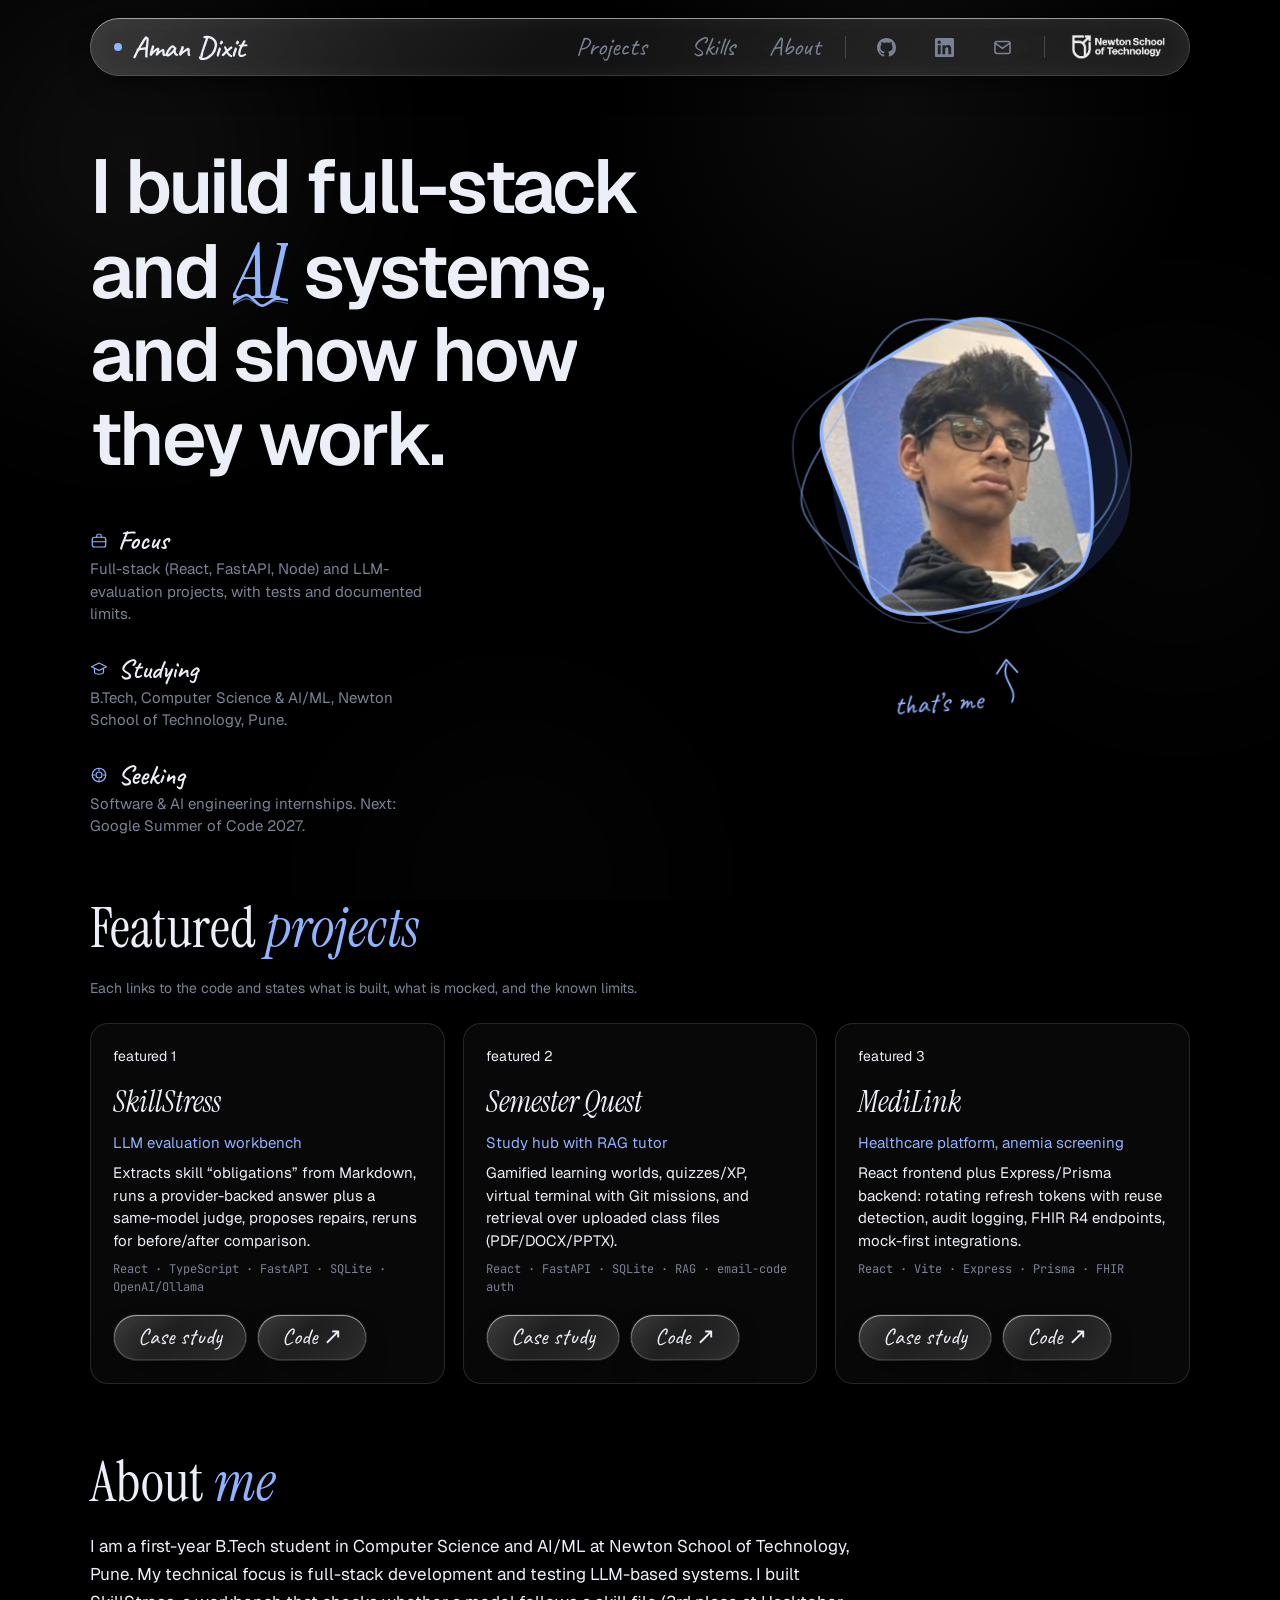
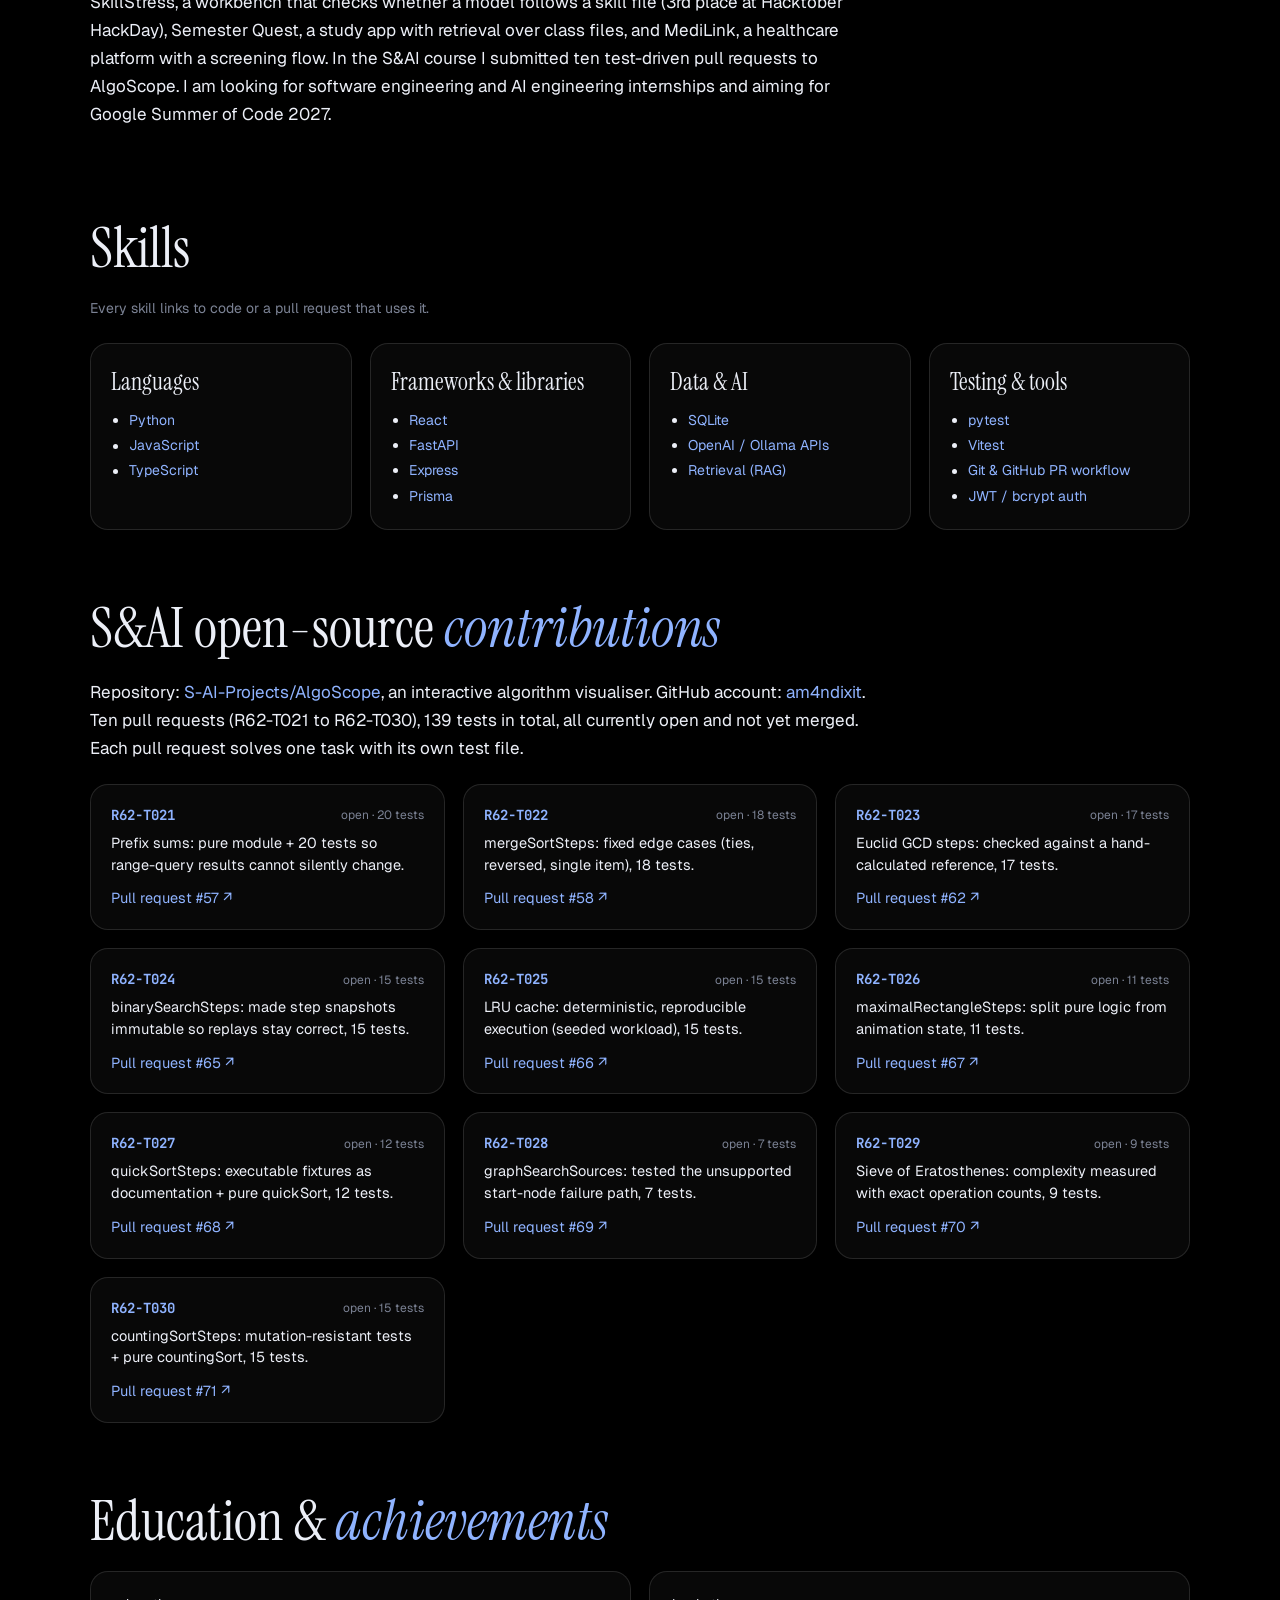
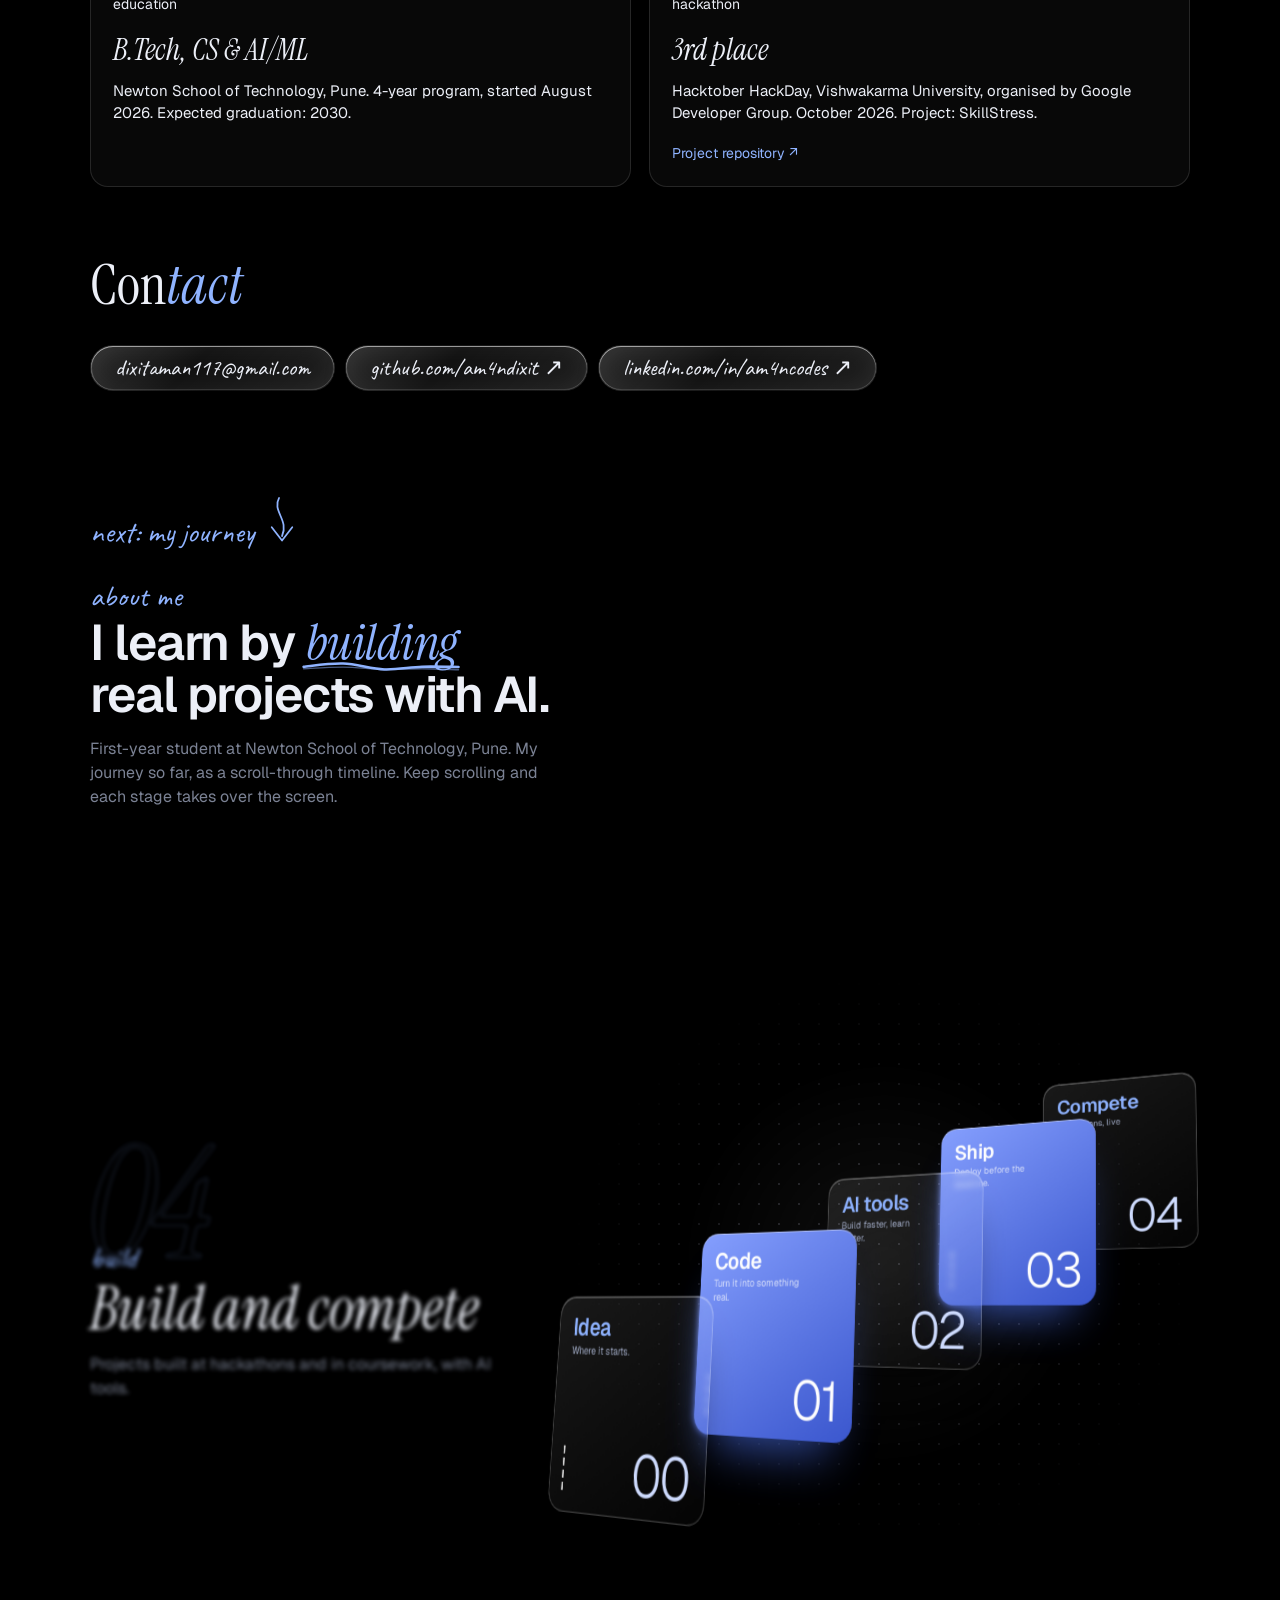
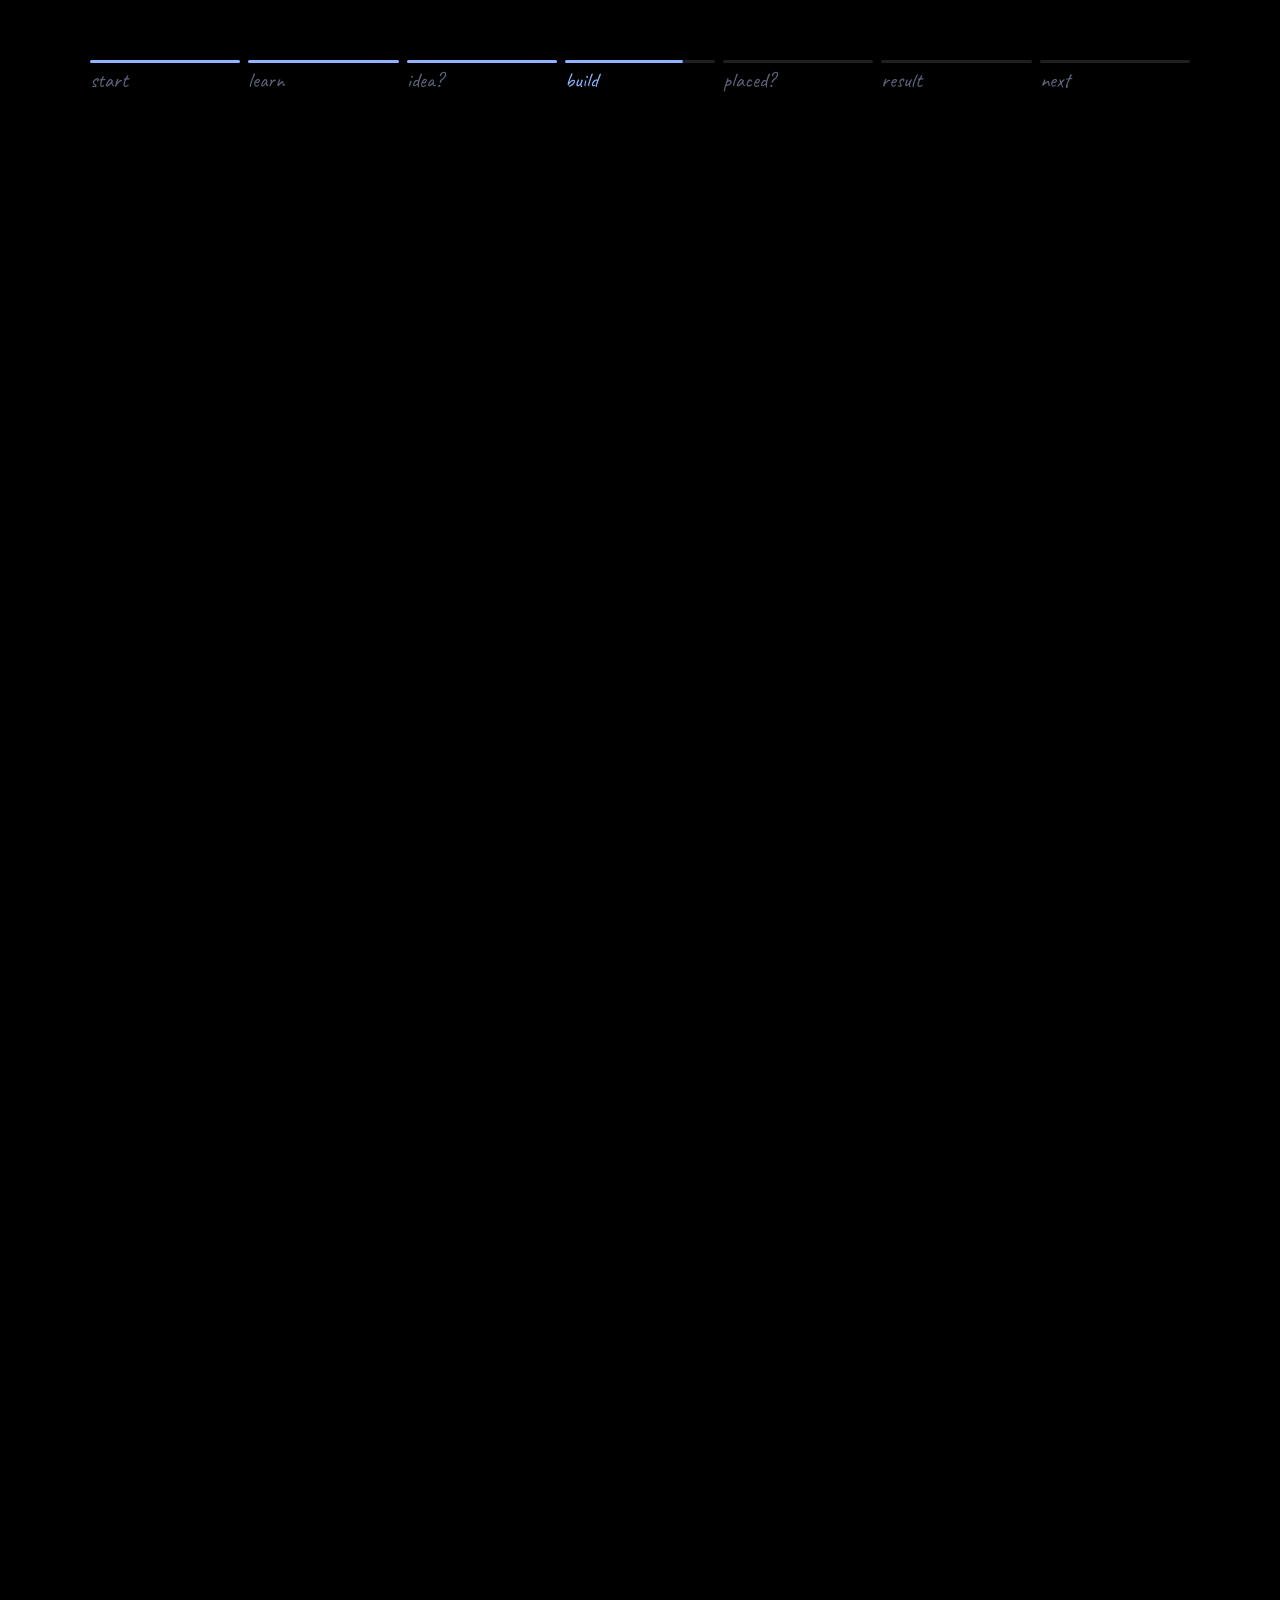
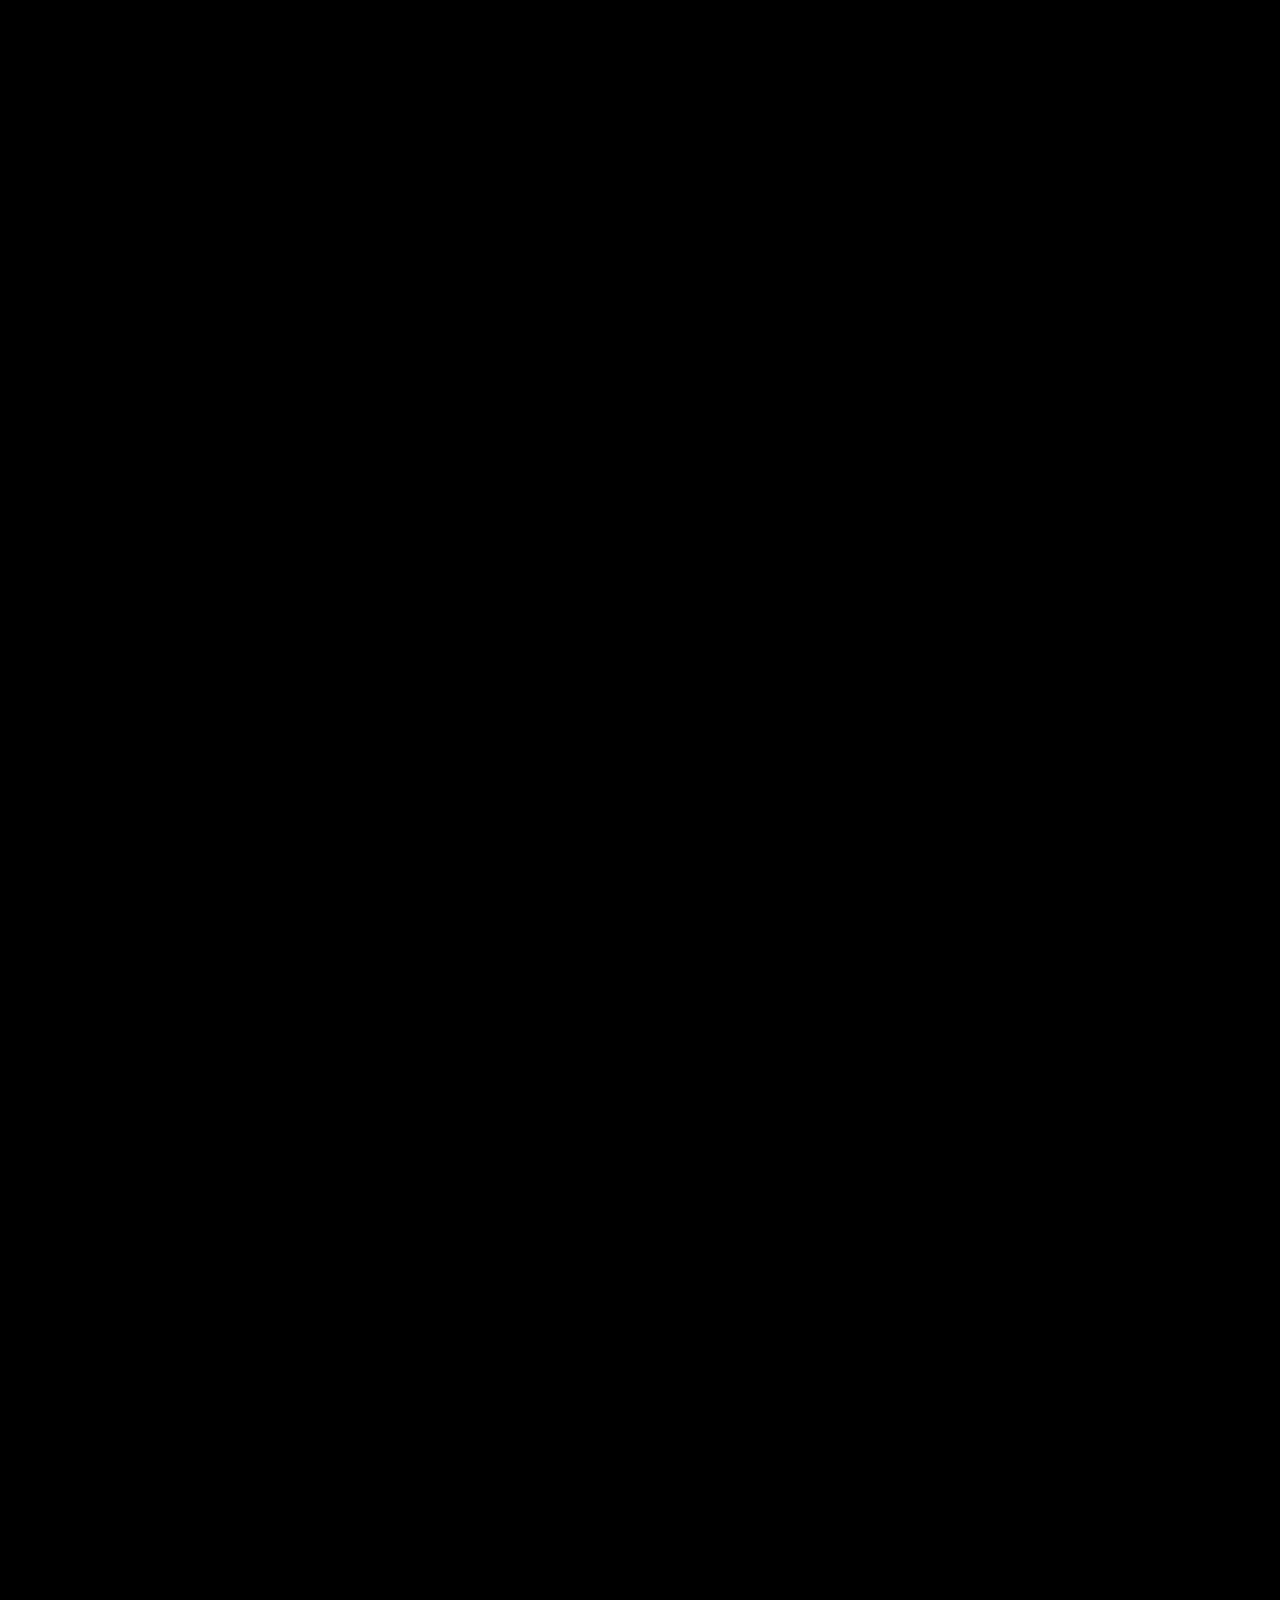
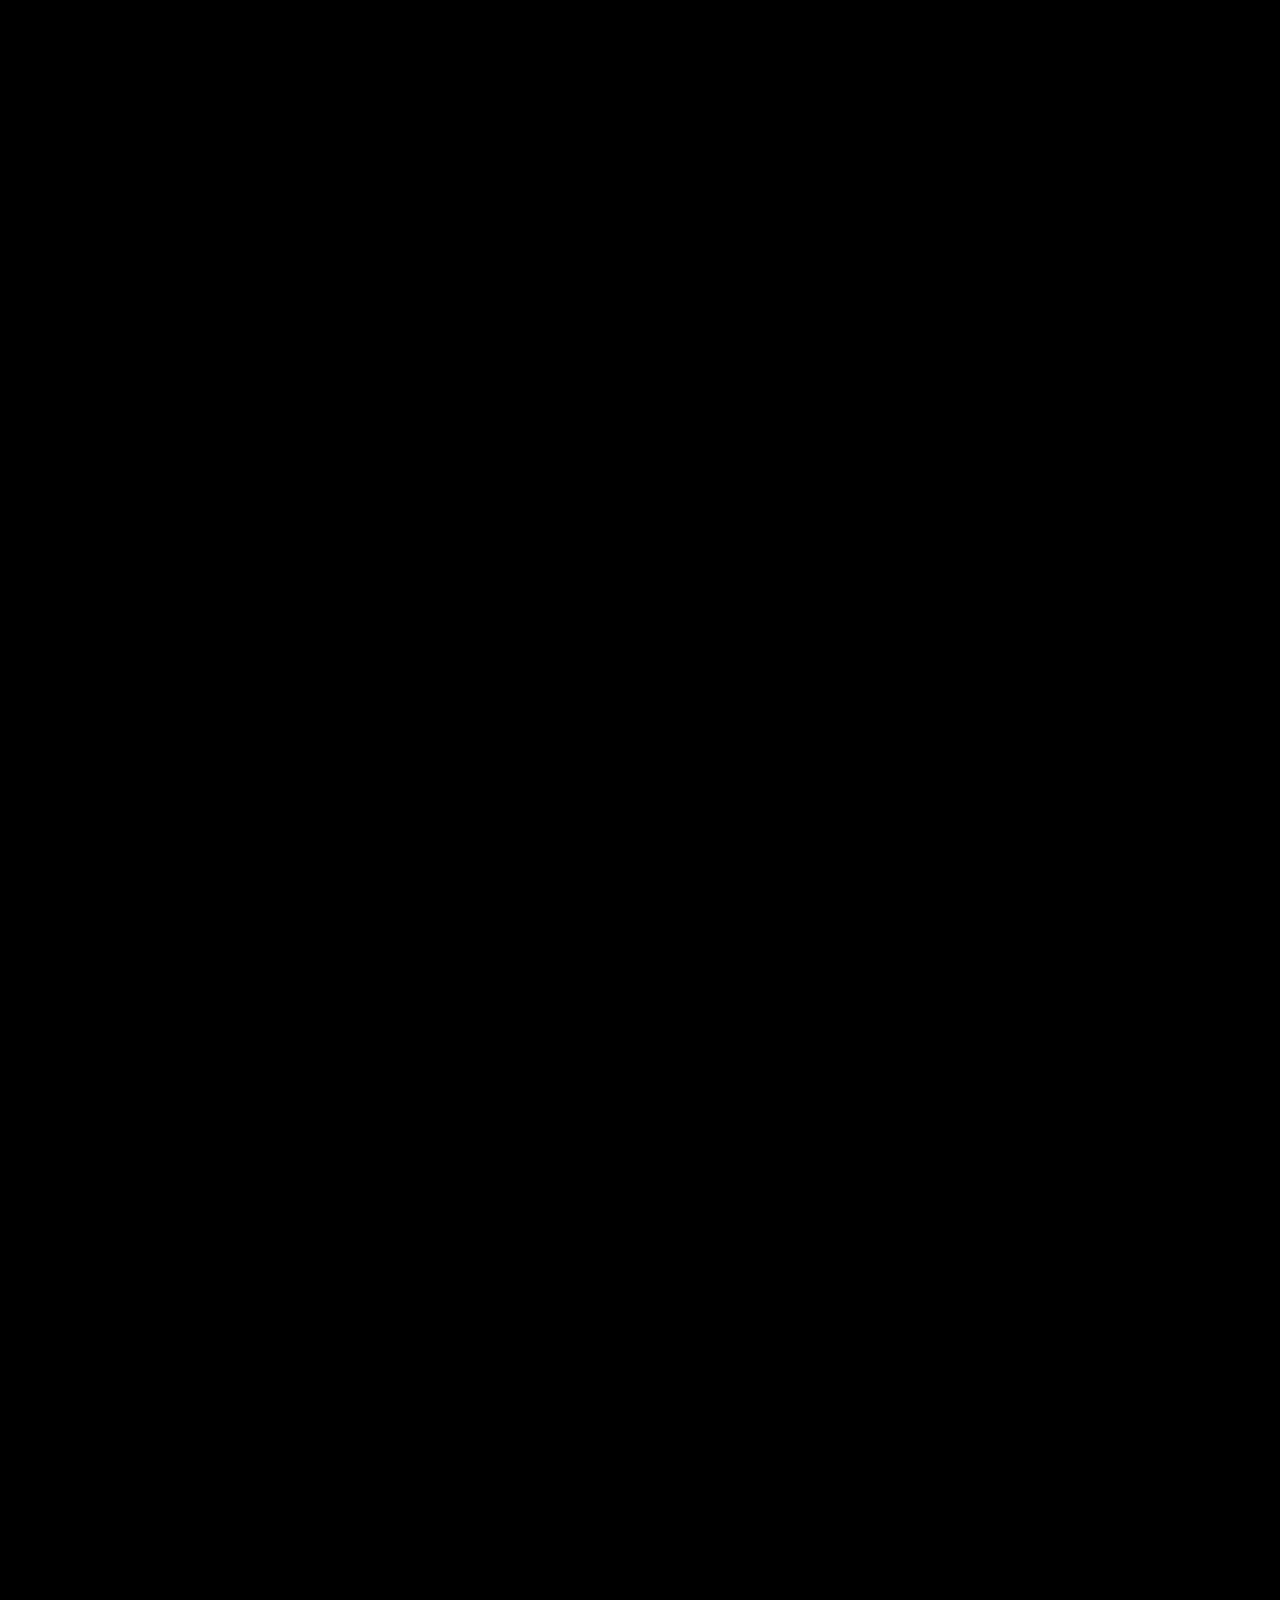
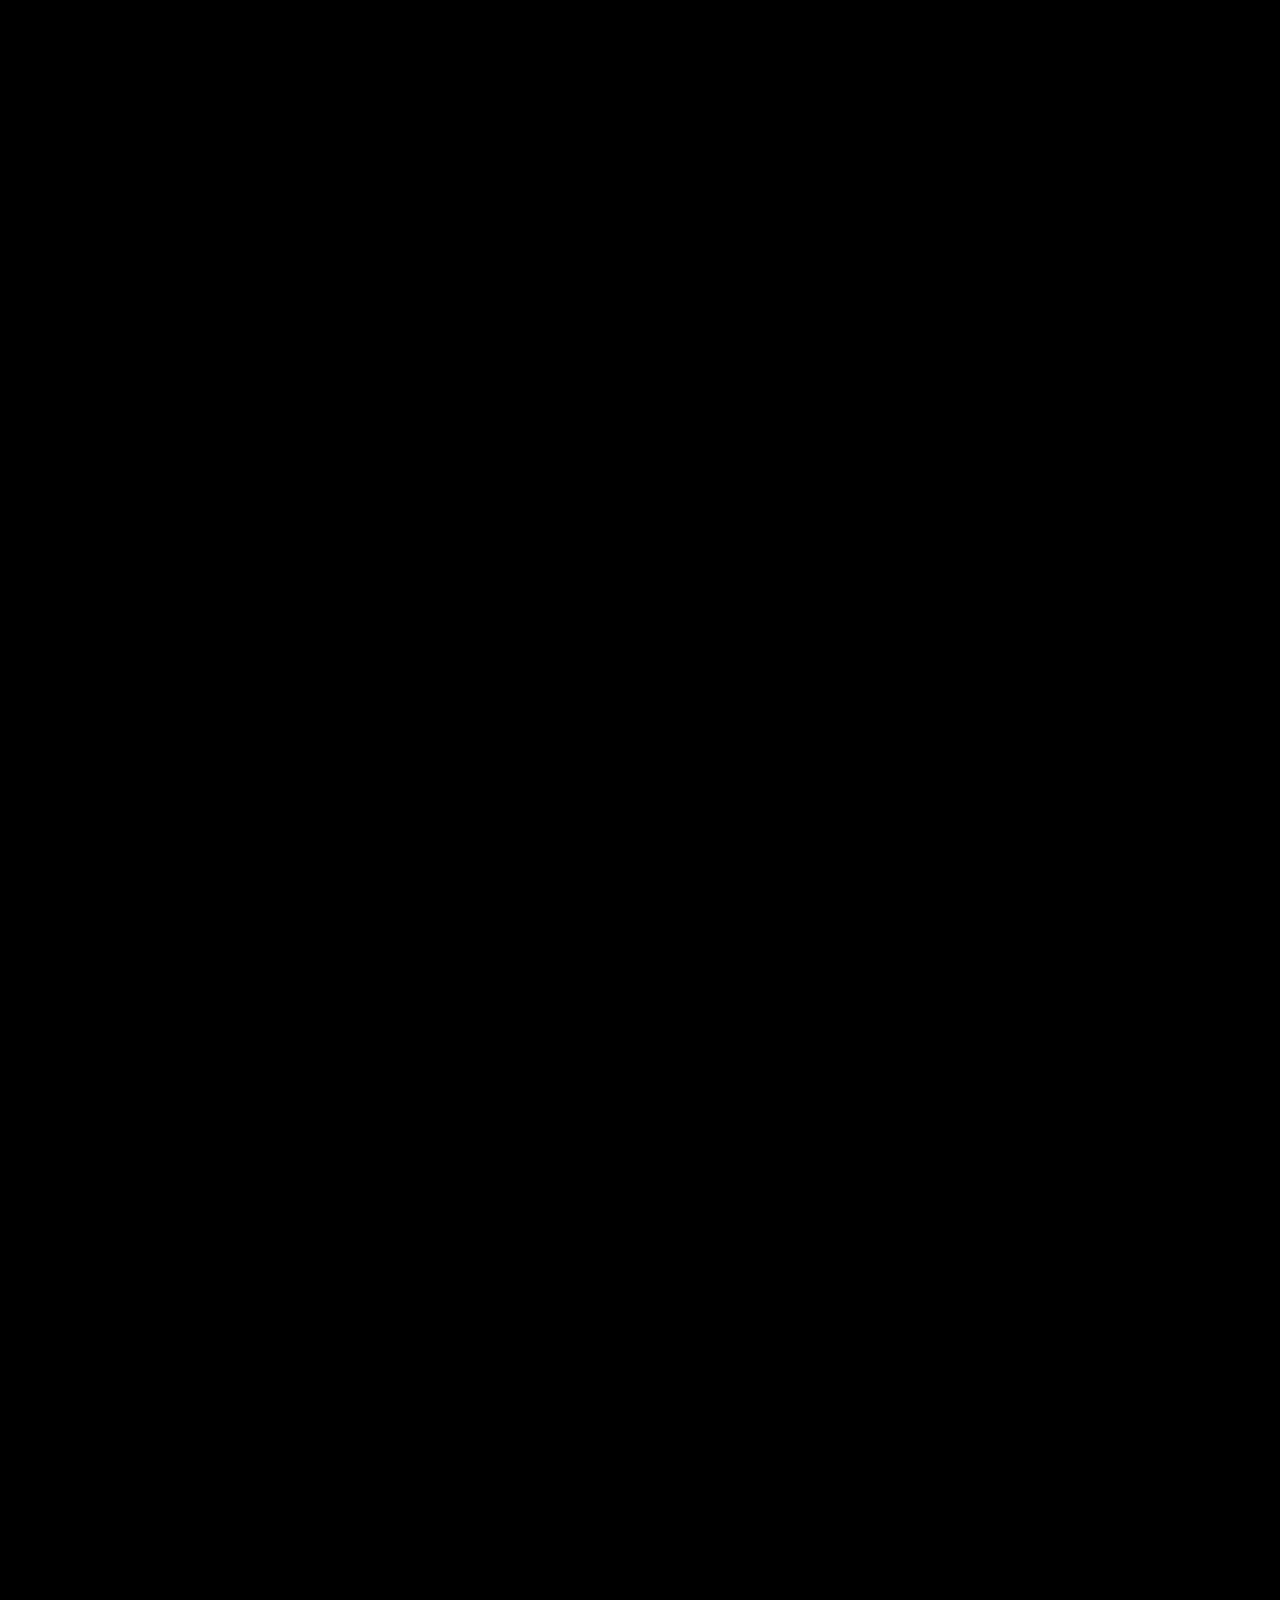
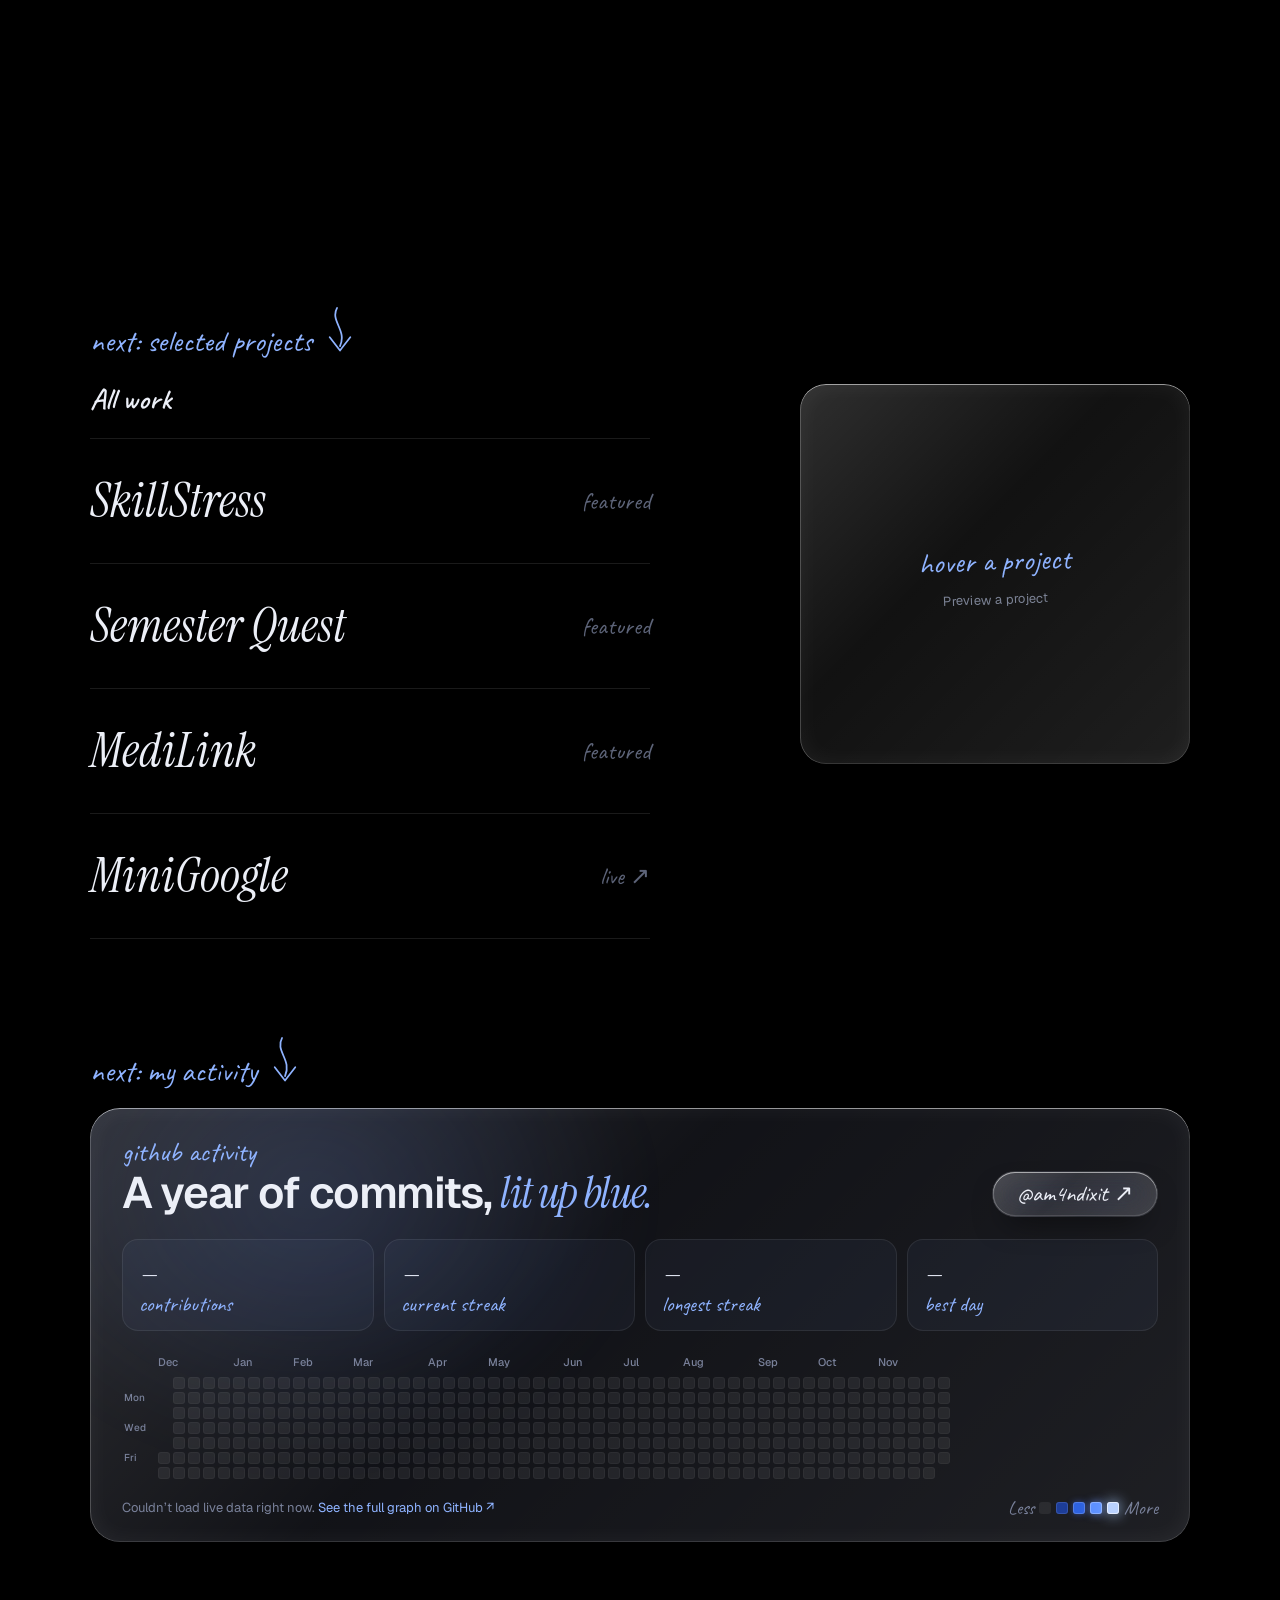
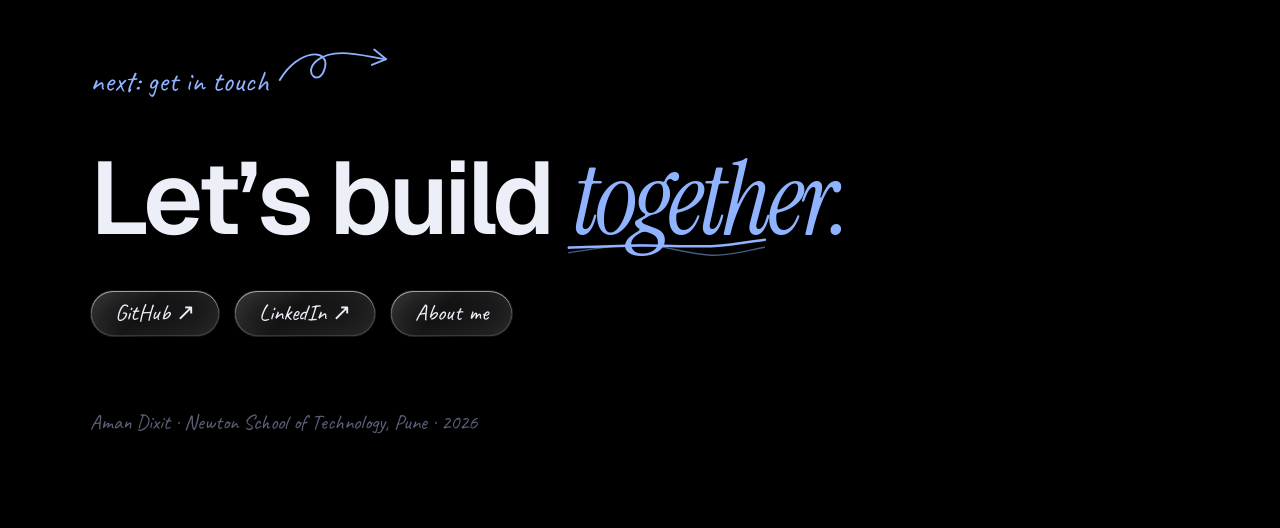
<file: index.html>
<!doctype html>
<html lang="en">
<head>
<meta charset="utf-8">
<meta name="viewport" content="width=device-width,initial-scale=1,viewport-fit=cover">
<title>Aman Dixit | AI &amp; Full-Stack Engineer · Projects</title>
<meta name="description" content="Aman Dixit: B.Tech CS (AI/ML) student at Newton School of Technology, Pune. Builds full-stack and LLM-evaluation systems: SkillStress, Semester Quest, MediLink. Open to software and AI engineering internships.">
<meta property="og:title" content="Aman Dixit | AI &amp; Full-Stack Engineer">
<meta property="og:description" content="Case studies: SkillStress (LLM skill evaluation), Semester Quest (RAG study hub), MediLink (healthcare platform).">
<meta property="og:type" content="website"><meta name="theme-color" content="#000000">
<link rel="preconnect" href="https://fonts.googleapis.com">
<link rel="preconnect" href="https://fonts.gstatic.com" crossorigin>
<link rel="stylesheet" href="https://fonts.googleapis.com/css2?family=Caveat:wght@500;600&family=Geist:wght@400;500;600&family=Instrument+Serif:ital@0;1&family=Press+Start+2P&family=JetBrains+Mono:wght@400;500;700&display=swap">
<style>
:root{
  --bg:#000; --ink:#eceff7; --mute:#7b8294; --line:#161a24; --blue:#8fb3ff; --blue-2:#4668d6;
  --display:'Instrument Serif',Georgia,'Times New Roman',serif;
  --body:'Geist',system-ui,-apple-system,'Segoe UI',sans-serif;
  --hand:'Caveat','Comic Sans MS',cursive;
  color-scheme:dark;
  box-sizing:border-box;padding-top:env(safe-area-inset-top,0px);padding-bottom:env(safe-area-inset-bottom,0px);
}
html{scroll-padding-top:env(safe-area-inset-top,0px);scroll-behavior:smooth;background:#000}
*{box-sizing:border-box}
[hidden]:not([hidden=until-found i]){display:none!important}
body{
  margin:0;background:#000;color:var(--ink);font-family:var(--body);font-size:14px;line-height:1.5;-webkit-font-smoothing:antialiased;
  padding-left:max(16px,env(safe-area-inset-left,0px));padding-right:max(16px,env(safe-area-inset-right,0px));overflow-x:hidden;overflow-x:clip;
}
::selection{background:var(--blue-2);color:#fff}
button{font:inherit;color:inherit;background:none;border:0;padding:0;cursor:pointer;text-align:left}
a{color:inherit;text-decoration:none}
img{max-width:100%}
:focus-visible{outline:2px solid var(--blue);outline-offset:4px;border-radius:8px}
.glow{position:fixed;inset:0;pointer-events:none;z-index:0;background:radial-gradient(480px circle at var(--mx,70%) var(--my,12%),rgba(125,165,255,.045),transparent 65%)}
.wrap{position:relative;z-index:1;max-width:1100px;margin:0 auto}

/* ---------- nav ---------- */
nav{display:flex;justify-content:space-between;align-items:center;padding:28px 0 0}
.brand{font-family:var(--hand);font-size:30px;line-height:1;font-weight:600;letter-spacing:-.01em;display:flex;align-items:center;gap:10px}
.brand i{width:8px;height:8px;border-radius:50%;background:var(--blue);box-shadow:0 0 0 0 rgba(143,179,255,.6);animation:ping 2.4s infinite}
@keyframes ping{70%{box-shadow:0 0 0 10px rgba(143,179,255,0)}100%{box-shadow:0 0 0 0 rgba(143,179,255,0)}}
.navlinks{display:flex;gap:24px;color:var(--mute);font-family:var(--hand);font-size:26px;line-height:1}
.navlinks button{color:var(--mute);transition:color .2s}
.navlinks button:hover{color:var(--ink)}

/* ---------- hero ---------- */
.hero{display:grid;grid-template-columns:minmax(0,1.1fr) minmax(0,.9fr);gap:90px;align-items:center;padding:72px 0 40px}
h1{font-size:clamp(40px,6.2vw,76px);line-height:1.02;letter-spacing:-.035em;font-weight:600;margin:0 0 44px;max-width:11.5em;text-wrap:balance}
h1 em{font-family:var(--display);font-weight:400;font-style:italic;letter-spacing:-.01em;color:var(--blue);padding-right:.04em}
.w{display:inline-block;overflow:hidden;vertical-align:bottom;padding-bottom:.2em;margin-bottom:-.12em}
.w>span{display:inline-block;transform:translateY(105%);animation:rise .9s cubic-bezier(.2,.8,.2,1) forwards;animation-delay:calc(var(--i)*70ms + 150ms)}
@keyframes rise{to{transform:none}}
.status{display:grid;gap:30px;max-width:340px}
.status .k{display:flex;align-items:center;gap:10px;font-family:var(--hand);font-weight:600;font-size:27px;line-height:1;margin-bottom:4px}
.status svg{width:18px;height:18px;stroke:var(--blue);fill:none;stroke-width:1.6;stroke-linecap:round;stroke-linejoin:round}
.status p{margin:0;color:var(--mute);font-size:15px}
.fade{opacity:0;transform:translateY(14px);animation:fadeup .8s ease forwards;animation-delay:calc(var(--d,0)*1ms + 600ms)}
@keyframes fadeup{to{opacity:1;transform:none}}
@keyframes draw{to{stroke-dashoffset:0}}
@keyframes fadein{to{opacity:1}}

/* ---------- doodles ---------- */
.doodle{display:inline-block;line-height:0}
.doodle svg{overflow:visible}
.doodle path{fill:none;stroke:var(--blue);stroke-width:2.4;stroke-linecap:round;stroke-linejoin:round;stroke-dasharray:1;stroke-dashoffset:1;transition:stroke-dashoffset 1.1s cubic-bezier(.5,0,.2,1)}
.doodle path+path{transition-delay:.9s;transition-duration:.5s}
.doodle.in path{stroke-dashoffset:0}
.step{display:flex;align-items:flex-end;gap:6px;color:var(--blue);font-family:var(--hand);font-size:30px;line-height:1;margin:56px 0 8px;transform:rotate(-2deg)}
.step span{padding-bottom:4px}
.reveal{opacity:.3;transform:translateY(26px);filter:blur(6px);transition:opacity 1s cubic-bezier(.2,.8,.2,1),transform 1s cubic-bezier(.2,.8,.2,1),filter 1s cubic-bezier(.2,.8,.2,1);transition-delay:var(--rd,0ms)}
.reveal.in{opacity:1;transform:none;filter:none}

/* ---------- photo in a scribble frame ---------- */
.who{display:flex;flex-direction:column;align-items:center;gap:6px}
.frame{width:clamp(270px,33vw,400px);aspect-ratio:1;display:block;position:relative;animation:bob 7s ease-in-out infinite;transition:transform .6s cubic-bezier(.2,.8,.2,1)}
@keyframes bob{0%,100%{translate:0 0}50%{translate:0 -8px}}
.frame:hover{transform:rotate(-2.5deg) scale(1.03)}
.frame svg{width:100%;height:100%;display:block;overflow:visible}
.sk{fill:none;stroke:var(--blue);stroke-linecap:round;stroke-linejoin:round;stroke-dasharray:1;stroke-dashoffset:1;animation:draw 1.8s .5s cubic-bezier(.5,0,.2,1) forwards;transform-box:view-box;transform-origin:50% 50%;transition:transform .7s cubic-bezier(.2,.8,.2,1)}
.sk.s1{stroke-width:3}
.sk.s2{stroke-width:1.6;opacity:.55;animation-delay:.9s}
.sk.s3{stroke-width:1.3;opacity:.35;animation-delay:1.3s}
.pic{animation:picin 1.1s ease both}
@keyframes picin{from{opacity:0;filter:blur(8px)}}
.who-note{display:flex;align-items:flex-start;gap:4px;color:var(--blue);font-family:var(--hand);font-size:28px;line-height:1;transform:rotate(-4deg);margin-top:10px}
.who-note .doodle{margin-top:-30px;transform:rotate(180deg)}

/* ---------- about: pinned 3D scroll timeline ---------- */
.about-head{max-width:640px;padding-top:22px}
.about-head .tag{font-family:var(--hand);color:var(--blue);font-size:30px;line-height:1;display:block;margin-bottom:6px}
.about-head h2{font-size:clamp(30px,4.4vw,50px);line-height:1.04;letter-spacing:-.03em;font-weight:600;margin:0 0 16px;text-wrap:balance}
.about-head h2 em{font-family:var(--display);font-weight:400;font-style:italic;color:var(--blue);letter-spacing:-.01em}
.about-head p{margin:0;color:var(--mute);font-size:16px;max-width:30em}

.tl{--n:7;position:relative;height:calc(var(--n)*118vh);margin-top:6px}
.tl-stick{--k:1;position:sticky;top:0;height:100vh;height:100svh;display:grid;grid-template-columns:minmax(0,.85fr) minmax(0,1.15fr);gap:36px;align-items:center;padding:92px 0 96px}

/* text column: cards cross-fade as you scroll */
.ttext{display:grid;position:relative;z-index:3}
.tcard{grid-area:1/1;align-self:center;opacity:var(--v,0);visibility:hidden;pointer-events:none;
  transform:translate3d(0,calc(var(--d,0)*-44px),0);filter:blur(calc(var(--a,0)*9px));will-change:transform,opacity}
.tcard.vis{visibility:visible}.tcard.on{pointer-events:auto}
.tcard .num{display:block;font:italic 400 clamp(90px,12vw,160px)/.8 var(--display);color:transparent;-webkit-text-stroke:1px rgba(143,179,255,.3);letter-spacing:-.04em;margin:0 0 -24px -4px;user-select:none}
.tcard .tag{position:relative;display:block;font-family:var(--hand);color:var(--blue);font-size:30px;line-height:1;margin-bottom:6px}
.tcard h4{position:relative;font:italic 400 clamp(36px,4.6vw,62px)/1.02 var(--display);margin:0 0 14px;letter-spacing:-.01em;text-wrap:balance}
.tcard p{position:relative;margin:0;color:var(--mute);font-size:16px;max-width:27em}
.tcard.goal h4{color:var(--blue)}
.br{position:relative;display:grid;gap:8px;margin-top:20px;font-family:var(--hand);font-size:24px;line-height:1}
.br span{display:flex;align-items:center;gap:10px;color:#aeb8d4}
.br b{font-weight:600;color:var(--blue);min-width:40px}
.br .no b{color:#93a7dd}
.tcard .fnote{display:flex;align-items:center;gap:8px;font-family:var(--hand);font-size:30px;color:var(--blue);transform:rotate(-2deg);margin-top:22px;position:relative}

/* 3D stage */
.stage3d{position:relative;height:min(64vh,560px);min-height:340px}
.stage3d::before{content:"";position:absolute;inset:0;background:radial-gradient(circle at 1px 1px,#1a2236 1px,transparent 0) 0 0/20px 20px;
  -webkit-mask:radial-gradient(ellipse at center,#000 30%,transparent 72%);mask:radial-gradient(ellipse at center,#000 30%,transparent 72%)}
.stage3d::after{content:"";position:absolute;left:50%;top:50%;width:72%;aspect-ratio:1;transform:translate(-50%,-50%);background:radial-gradient(circle,rgba(70,104,214,.24),transparent 65%);filter:blur(10px);pointer-events:none}
.scene{position:absolute;inset:0;z-index:1;pointer-events:none;opacity:var(--v,0);visibility:hidden;
  transform:translate3d(calc(var(--d,0)*-80px),0,0) scale(calc(1 - var(--a,0)*.16))}
.scene.vis{visibility:visible}
.scene:not(.vis) *{animation-play-state:paused!important}
.pv{position:absolute;inset:0;display:grid;place-items:center;perspective:1200px;perspective-origin:50% 38%;
  transform:rotateX(calc(var(--py,0)*-5deg)) rotateY(calc(var(--px,0)*7deg));transition:transform .5s ease-out}
.rig{position:relative;width:0;height:0;scale:var(--k,1)}
.rig,.rig *{transform-style:preserve-3d}
.g{position:absolute;left:0;top:0;width:0;height:0}
.spin{position:absolute;left:0;top:0;width:0;height:0;animation:spinY 22s linear infinite}
.spin.rev{animation:spinYr 13s linear infinite}
@keyframes spinY{to{transform:rotateY(360deg)}}
@keyframes spinYr{to{transform:rotateY(-360deg)}}
@keyframes spinZ{to{transform:rotateZ(360deg)}}
@keyframes unspin{from{transform:rotateZ(0deg) rotateX(-72deg)}to{transform:rotateZ(-360deg) rotateX(-72deg)}}
@keyframes gx{to{transform:rotateX(360deg)}}@keyframes gy{to{transform:rotateY(360deg)}}@keyframes gz{to{transform:rotateZ(360deg)}}
@keyframes sparkup{0%{transform:translateZ(-10px);opacity:0}18%{opacity:1}100%{transform:translateZ(210px);opacity:0}}
@keyframes confup{0%{translate:0 0;opacity:0}20%{opacity:1}100%{translate:var(--cx,0px) -150px;opacity:0}}

.shadow{position:absolute;left:-160px;top:-160px;width:320px;height:320px;border-radius:50%;background:radial-gradient(circle,rgba(70,104,214,.5),transparent 65%);transform:rotateX(90deg)}
.shadow.big{left:-300px;top:-300px;width:600px;height:600px}
.ringf{position:absolute;left:calc(var(--r)*-1);top:calc(var(--r)*-1);width:calc(var(--r)*2);height:calc(var(--r)*2);border:1.5px dashed rgba(143,179,255,.38);border-radius:50%}
.ringf.flat{transform:rotateX(90deg)}
.orbit{position:absolute;left:0;top:0;width:0;height:0;animation:spinY var(--t,10s) linear infinite var(--dl,0s) var(--dir,normal)}
.orbit i,.sat{position:absolute;left:var(--r);top:-7px;width:14px;height:14px;margin-left:-7px;border-radius:50%;background:radial-gradient(circle at 35% 30%,#fff,#8fb3ff 55%,#3553b8);box-shadow:0 0 16px rgba(143,179,255,.8)}
.orbit i{animation:spinYr var(--t,10s) linear infinite var(--dl,0s) var(--dir,normal)}

/* glass cube */
.cube{--s:180px;position:absolute;left:calc(var(--s)/-2);top:calc(var(--s)/-2);width:var(--s);height:var(--s)}
.cube .f{position:absolute;inset:0;display:grid;place-content:center;gap:2px;text-align:center;border:1.5px solid rgba(143,179,255,.75);border-radius:6px;
  background:linear-gradient(135deg,rgba(143,179,255,.22),rgba(70,104,214,.07));box-shadow:inset 0 0 38px rgba(143,179,255,.16),0 0 30px rgba(70,104,214,.18);
  font-family:var(--hand);font-size:36px;line-height:1;color:#e3ecff}
.cube .f small{font-size:20px;color:#93a7dd}
.cube .fr{transform:translateZ(calc(var(--s)/2))}
.cube .bk{transform:rotateY(180deg) translateZ(calc(var(--s)/2))}
.cube .rt{transform:rotateY(90deg) translateZ(calc(var(--s)/2))}
.cube .lf{transform:rotateY(-90deg) translateZ(calc(var(--s)/2))}
.cube .tp{transform:rotateX(90deg) translateZ(calc(var(--s)/2))}
.cube .bt{transform:rotateX(-90deg) translateZ(calc(var(--s)/2))}
.cube.in{--s:78px}
.cube.in .f{border-color:#cfe0ff;background:linear-gradient(135deg,rgba(255,255,255,.42),rgba(143,179,255,.22));box-shadow:0 0 34px rgba(143,179,255,.7);font-size:22px;color:#0b1433}

/* scene 1: tilted cube */
.s1 .rig{transform:translateY(-6px) rotateX(-24deg) rotateZ(7deg) rotateY(calc(var(--l,0)*150deg + 30deg))}
/* scene 2: orbit cards */
.s2 .rig{transform:translateY(6px) rotateX(-15deg) rotateY(calc(var(--l,0)*-100deg))}
.s2 .spin.car{animation:spinY 48s linear infinite reverse}
.oc{position:absolute;left:-78px;top:-98px;width:156px;height:196px;transform:rotateY(calc(var(--c)*90deg)) translateZ(235px)}
.pc{position:absolute;inset:0;border-radius:18px;-webkit-backface-visibility:hidden;backface-visibility:hidden;border:1.5px solid rgba(143,179,255,.7);
  background:linear-gradient(160deg,rgba(143,179,255,.26),rgba(70,104,214,.08));box-shadow:inset 0 0 34px rgba(143,179,255,.14),0 0 30px rgba(70,104,214,.2);
  display:grid;place-content:center;text-align:center;gap:8px;padding:10px}
.pc b{font:italic 400 54px/1 var(--display);color:#e8f0ff}
.pc span{font-family:var(--hand);font-size:25px;color:var(--blue);line-height:1}
.pc.bk{transform:rotateY(180deg);background:linear-gradient(160deg,rgba(143,179,255,.1),rgba(70,104,214,.04))}
.pc.bk::after{content:"";position:absolute;inset:14px;border:1.5px dashed rgba(143,179,255,.3);border-radius:12px}
/* scene 3 + 5: decision */
.s3 .rig{transform:translateY(-40px) rotateX(-20deg) rotateZ(8deg) rotateY(calc(var(--l,0)*140deg))}
.dm{position:absolute;left:0;top:0;width:0;height:0;animation:spinY 16s linear infinite}
.half{position:absolute;left:0;top:0;width:0;height:0}
.half.lo{transform:rotateX(180deg)}
.tri{position:absolute;left:-85px;top:-147px;width:170px;height:147px;transform-origin:50% 100%;transform:rotateY(calc(var(--c)*90deg)) translateZ(85px) rotateX(35.3deg)}
.tri svg{width:100%;height:100%;display:block;overflow:visible}
.tri polygon{fill:rgba(143,179,255,.12);stroke:rgba(196,214,255,.95);stroke-width:1.6;stroke-linejoin:round;vector-effect:non-scaling-stroke}
.tri.lit polygon{fill:rgba(170,200,255,.32)}
.qm{position:absolute;inset:0;display:grid;place-items:center;font:italic 400 92px/1 var(--display);color:#fff;text-shadow:0 0 30px rgba(143,179,255,.95);pointer-events:none;z-index:2;padding-bottom:80px;animation:bob 4s ease-in-out infinite}
.fork{position:absolute;left:50%;bottom:2%;width:min(88%,430px);transform:translateX(-50%);overflow:visible;pointer-events:none;z-index:2}
.fork path{fill:none;stroke:var(--blue);stroke-width:2.4;stroke-linecap:round;stroke-linejoin:round;stroke-dasharray:1;stroke-dashoffset:calc(1 - var(--v,0))}
.fork path.lp{stroke:#7f95d4;stroke-width:2}
.fork text{font-family:var(--hand);font-size:24px;fill:var(--blue);opacity:var(--v,0)}
.fork text.lp{fill:#93a7dd}
/* scene 4: exploded layers */
.s4 .rig{transform:translateY(-10px) rotateX(60deg) rotateZ(calc(var(--l,0)*55deg - 36deg))}
.lay{position:absolute;left:-130px;top:-82px;width:260px;height:164px;padding:16px 18px;display:grid;align-content:start;gap:9px;border-radius:16px;border:1.5px solid rgba(143,179,255,.7);
  background:linear-gradient(135deg,rgba(143,179,255,.2),rgba(70,104,214,.08));box-shadow:inset 0 0 30px rgba(143,179,255,.12),0 0 24px rgba(70,104,214,.2);
  transform:translateZ(calc((1.5 - var(--c))*(34px + var(--v,0)*38px)))}
.lay b{font-family:var(--hand);font-weight:600;font-size:32px;color:#e3ecff;line-height:1;margin-bottom:4px}
.lay i{display:block;height:8px;border-radius:5px;background:rgba(143,179,255,.28)}
.lay i:nth-of-type(1){width:80%}.lay i:nth-of-type(2){width:58%}.lay i:nth-of-type(3){width:70%}
.lay.t0{border-color:#cfe0ff;background:linear-gradient(135deg,rgba(200,220,255,.36),rgba(70,104,214,.14));box-shadow:0 0 50px rgba(143,179,255,.55)}
.lay.t0 i{background:rgba(220,235,255,.5)}
.spark{position:absolute;left:var(--x);top:var(--y);width:9px;height:9px;margin:-4px;border-radius:50%;background:#dbe8ff;box-shadow:0 0 14px #8fb3ff;animation:sparkup 3.4s ease-in infinite var(--dl,0s)}
.cap{position:absolute;left:0;right:0;bottom:3%;text-align:center;font-family:var(--hand);font-size:28px;color:var(--blue);opacity:var(--v,0);transform:rotate(-1.5deg)}
/* scene 5: gimbal */
.s5 .rig{transform:translateY(-40px) rotateX(calc(var(--l,0)*60deg - 12deg)) rotateY(calc(var(--l,0)*120deg))}
.gr{position:absolute;border-radius:50%;border:2px solid rgba(143,179,255,.75);box-shadow:0 0 24px rgba(70,104,214,.3),inset 0 0 24px rgba(70,104,214,.2)}
.gr::after{content:"";position:absolute;left:50%;top:-7px;width:12px;height:12px;margin-left:-6px;border-radius:50%;background:#dbe8ff;box-shadow:0 0 14px #8fb3ff}
.gr.a{left:-150px;top:-150px;width:300px;height:300px;animation:gx 9s linear infinite}
.gr.b{left:-115px;top:-115px;width:230px;height:230px;animation:gy 7s linear infinite}
.gr.c{left:-80px;top:-80px;width:160px;height:160px;animation:gz 5s linear infinite;border-color:#cfe0ff}
/* scene 6: podium */
.s6 .rig{transform:translateY(64px) rotateX(-22deg) rotateY(calc(var(--l,0)*60deg - 26deg))}
.plate{position:absolute;left:-235px;top:-100px;width:470px;height:200px;border-radius:16px;border:1.5px solid rgba(143,179,255,.3);background:rgba(143,179,255,.05);transform:rotateX(90deg)}
.bar{--W:100px;--D:100px;--bc:rgba(143,179,255,.45);position:absolute;left:calc(var(--x) - var(--W)/2);top:calc(var(--H)*-1);width:var(--W);height:var(--H);
  transform-origin:50% 100%;transform:scaleY(clamp(.03,calc(var(--v,0)*1.7 - var(--o,0)),1))}
.bar .bf{position:absolute;display:grid;place-content:center;text-align:center;border:1.5px solid var(--bc)}
.bar .fr{left:0;top:0;width:var(--W);height:var(--H);transform:translateZ(calc(var(--D)/2));background:linear-gradient(180deg,rgba(143,179,255,.2),rgba(143,179,255,.07))}
.bar .rt{left:calc(var(--W)/2 - var(--D)/2);top:0;width:var(--D);height:var(--H);transform:rotateY(90deg) translateZ(calc(var(--W)/2));background:rgba(70,104,214,.1)}
.bar .tp{left:0;top:calc(var(--D)/-2);width:var(--W);height:var(--D);transform:rotateX(90deg);background:rgba(190,212,255,.26)}
.bar b{font:italic 400 54px/1 var(--display);color:#e8f0ff}
.bar small{font-family:var(--hand);font-size:24px;color:var(--blue);line-height:1}
.bar.hi{--bc:#cfe0ff}
.bar.hi .fr{background:linear-gradient(180deg,rgba(150,185,255,.55),rgba(70,104,214,.25));box-shadow:0 0 50px rgba(110,150,255,.6)}
.bar.hi .rt{background:rgba(70,104,214,.3)}.bar.hi .tp{background:rgba(220,235,255,.55)}
.conf{position:absolute;left:var(--x);top:var(--y);width:8px;height:8px;border-radius:2px;background:#cfe0ff;box-shadow:0 0 10px #8fb3ff;animation:confup 2.8s ease-out infinite var(--dl,0s)}
.vec{position:absolute;inset:0;width:100%;height:100%;overflow:visible;pointer-events:none;z-index:2}
.vec path{fill:none;stroke:var(--blue);stroke-width:2.4;stroke-linecap:round;stroke-linejoin:round;stroke-dasharray:1;stroke-dashoffset:calc(1 - var(--v,0))}
.vec path.sf{fill:rgba(143,179,255,.14)}
.vec text{font-family:var(--hand);font-size:25px;fill:var(--blue);opacity:var(--v,0)}
.vec text.m{fill:#93a7dd}
/* scene 7: sun + orbit rings */
.s7 .rig{transform:rotateZ(-14deg) rotateY(calc(var(--l,0)*18deg))}
.sun{position:absolute;left:-62px;top:-62px;width:124px;height:124px;border-radius:50%;display:grid;place-content:center;text-align:center;
  background:radial-gradient(circle at 36% 30%,#f2f7ff,#8fb3ff 38%,#3253c8 78%,#1a2a6a);box-shadow:0 0 90px 10px rgba(110,150,255,.55);font-family:var(--hand);font-weight:600;font-size:34px;line-height:.95;color:#0a1330}
.sun small{font:italic 400 24px/1 var(--display);color:#14245e}
.plane{position:absolute;left:0;top:0;width:0;height:0;transform:rotateX(72deg)}
.arm{position:absolute;left:0;top:0;width:0;height:0;animation:spinZ var(--t,10s) linear infinite var(--dl,0s)}
.sat{animation:unspin var(--t,10s) linear infinite var(--dl,0s)}
.sat.lg{width:22px;height:22px;margin-left:-11px;top:-11px}

.hint{position:absolute;left:0;bottom:70px;font-family:var(--hand);font-size:26px;color:var(--blue);opacity:var(--h,1);display:flex;align-items:center;gap:6px;transform:rotate(-2deg);pointer-events:none;z-index:4}
.hint .doodle{margin-top:6px}
.rail{position:absolute;left:0;right:0;bottom:24px;display:grid;grid-template-columns:repeat(7,minmax(0,1fr));gap:8px;z-index:4}
.tick{display:grid;gap:7px;font-family:var(--hand);font-size:21px;line-height:1;color:#5d6479;transition:color .3s}
.tick i{display:block;height:3px;border-radius:3px;background:rgba(255,255,255,.12);position:relative;overflow:hidden}
.tick i::after{content:"";position:absolute;inset:0;background:var(--blue);transform-origin:left;transform:scaleX(var(--f,0))}
.tick.on{color:var(--blue)}.tick:hover{color:var(--ink)}

@media (max-width:900px){
  .tl-stick{grid-template-columns:minmax(0,1fr);grid-template-rows:minmax(0,43%) minmax(0,1fr);gap:4px;padding:76px 0 72px;align-items:start}
  .stage3d{order:-1;height:100%;min-height:0}
  .ttext{align-self:start}
  .tcard{align-self:start}
  .tcard .num{font-size:78px;margin-bottom:-16px}
  .tcard .tag{font-size:26px}
  .tcard h4{font-size:clamp(30px,8.4vw,42px);margin-bottom:8px}
  .tcard p{font-size:14.5px}
  .br{margin-top:12px;font-size:22px;gap:4px}
  .tcard .fnote{margin-top:10px;font-size:26px}
  .tick span,.hint{display:none}
  .qm{font-size:70px;padding-bottom:60px}
}
/* reduced motion / no-pin fallback */
.tl.static{height:auto}
.tl.static .tl-stick{position:static;height:auto;display:block;padding:20px 0}
.tl.static .ttext{display:block}
.tl.static .tcard{opacity:1;visibility:visible;transform:none;filter:none;pointer-events:auto;margin:0 0 44px}
.tl.static .stage3d,.tl.static .rail,.tl.static .hint{display:none}

/* ---------- selected work ---------- */
.side{display:grid;grid-template-columns:minmax(0,560px) minmax(0,1fr);gap:72px;padding:16px 0 40px}
.list h2{font-family:var(--hand);font-size:30px;line-height:1;font-weight:600;margin:0 0 24px}
.item{display:flex;width:100%;align-items:center;justify-content:space-between;gap:16px;padding:26px 0;border-top:1px solid rgba(255,255,255,.1);font-family:var(--display);font-style:italic;font-size:clamp(32px,5vw,48px);transition:opacity .35s,filter .35s,padding .35s}
.item:last-child{border-bottom:1px solid rgba(255,255,255,.1)}
.item .n{font-family:var(--hand);font-style:normal;font-size:24px;color:#5d6479;white-space:nowrap}
.list:hover .item:not(:hover){opacity:.25;filter:blur(1.5px)}
.item:hover{padding-left:12px;color:var(--blue)}

/* hover peek */
.peek-zone{position:relative}
.peek{position:sticky;top:16vh;max-width:390px;margin-left:auto;padding:22px 22px 24px;border-radius:26px;background:#05060a;box-shadow:0 40px 70px -34px rgba(70,104,214,.35);min-height:380px}
.peek>.sk-box{position:absolute;inset:0;width:100%;height:100%;pointer-events:none;overflow:visible}
.sk-box path{fill:none;stroke:var(--blue);stroke-linecap:round;stroke-linejoin:round}
.sk-box .a{stroke-width:2;opacity:.8}.sk-box .b{stroke-width:1.2;opacity:.4}
.peek-idle{position:absolute;inset:0;display:grid;place-content:center;justify-items:center;gap:6px;color:var(--blue);font-family:var(--hand);font-size:30px;text-align:center;transform:rotate(-2deg)}
.peek-idle small{font-family:var(--body);font-size:13px;color:var(--mute);letter-spacing:.02em}
.peek-main{display:none;position:relative}
.peek.show .peek-main{display:block;animation:fadeup .45s both}
.peek.show .peek-idle{display:none}
.peek-art{height:172px;border-radius:16px;background:radial-gradient(circle at 1px 1px,#1a2030 1px,transparent 0) 0 0/16px 16px;display:grid;place-items:center;margin-bottom:16px;overflow:hidden}
.peek-art svg:not(.rough){height:100%;width:auto;max-width:96%;padding:8px 0}
.peek-row{display:flex;justify-content:space-between;align-items:center;margin-bottom:10px}
.peek-i{font-family:var(--hand);font-size:26px;color:#4d5a82;line-height:1}
.peek h4{margin:0 0 8px;font:italic 400 44px/1 var(--display);color:var(--ink)}
.peek p{margin:0 0 14px;color:var(--mute);font-size:15px}
.peek .hand{display:inline-flex;align-items:center;gap:6px;margin-top:16px;font-family:var(--hand);font-size:25px;color:var(--blue)}

/* ---------- shared bits ---------- */
.pill{display:inline-flex;align-items:center;gap:8px;padding:3px 14px 4px;border-radius:99px;border:1px solid transparent;font-family:var(--hand);font-size:20px;color:var(--mute);line-height:1.2}
.pill.live{color:#c3d6ff;border-color:#3a5199;background:rgba(70,104,214,.14)}
.pill i{width:7px;height:7px;border-radius:50%;background:#6fe0a4;animation:pingg 2s infinite}
@keyframes pingg{70%{box-shadow:0 0 0 8px rgba(111,224,164,0)}100%{box-shadow:0 0 0 0 rgba(111,224,164,0)}}
.chips{display:flex;flex-wrap:wrap;gap:8px}
.chip{padding:2px 14px 3px;border-radius:99px;border:1px solid transparent;color:#aeb8d4;font-family:var(--hand);font-size:20px;line-height:1.3;background:rgba(143,179,255,.05)}
.links{display:flex;gap:14px;flex-wrap:wrap}
.btn{display:inline-flex;align-items:center;gap:10px;padding:9px 24px 10px;border-radius:99px;border:1px solid transparent;transition:.3s;font-family:var(--hand);font-size:23px;line-height:1.1}
.btn:hover{background:var(--blue);color:#06070b;border-color:var(--blue);transform:translateY(-3px)}
.btn.primary{background:var(--blue);color:#05070c;border-color:var(--blue);font-weight:600}
.btn.primary:hover{background:#c9dbff;border-color:#c9dbff}
.ill{overflow:visible}
.ill path{fill:none;stroke:var(--blue);stroke-width:2.2;stroke-linecap:round;stroke-linejoin:round;stroke-dasharray:1;stroke-dashoffset:1;animation:draw 1s cubic-bezier(.5,0,.2,1) forwards;animation-delay:calc(var(--p)*70ms + 200ms)}
.ill path.soft{stroke:#5b78d6;opacity:.85}
.ill path.fill{fill:rgba(143,179,255,.16)}
.ill path.thick{stroke-width:7}
.ill text{font-family:var(--hand);font-size:24px;fill:var(--blue);opacity:0;animation:fadein .6s .9s forwards}
.ill text.m{font-size:19px;fill:#7b8294}
.ill text.c{text-anchor:middle}
.ill text.big{font-size:50px}


/* ---------- everything hand-drawn ---------- */
.rough{position:absolute!important;left:0;top:0;width:100%!important;height:100%!important;overflow:visible;pointer-events:none;z-index:0}
.rough path{fill:none;stroke:var(--rc,#34426b);stroke-width:1.7;stroke-linecap:round;stroke-linejoin:round;transition:stroke .25s}
.rough path.b{stroke-width:1;opacity:.5}
.rough.lt{top:-4px!important;height:8px!important}
.rough.lb{top:auto!important;bottom:-4px;height:8px!important}
.rough.lt path,.rough.lb path{stroke:#2a3558}
.hd{border-color:transparent!important}
.hd:hover>.rough path,.hd:focus-visible>.rough path{stroke:var(--blue)}
.btn.primary{--rc:#e6eeff}
.pill.live{--rc:#4a62b8}
.row .ic{--rc:#3a4a78}
.uline{position:absolute;left:-2%;bottom:.02em;width:104%;height:.2em;overflow:visible;pointer-events:none}
.uline path{fill:none;stroke:var(--blue);stroke-width:2.6;vector-effect:non-scaling-stroke;stroke-linecap:round;stroke-dasharray:1;stroke-dashoffset:1;animation:draw 1.1s 1.3s cubic-bezier(.5,0,.2,1) forwards}
.uline .b{stroke-width:1.4;opacity:.5;animation-delay:1.6s}
.about-head h2 em .uline,.foot h2 em .uline{bottom:-.04em}


/* ---------- footer ---------- */
.foot{padding:20px 0 90px}
.foot h2{font-size:clamp(44px,8vw,104px);line-height:.98;letter-spacing:-.04em;font-weight:600;margin:20px 0 40px}
.foot h2 em{font-family:var(--display);font-weight:400;color:var(--blue)}
.small{margin-top:70px;color:#5a6178;font-family:var(--hand);font-size:21px}

/* ---------- popup ---------- */
.overlay{position:fixed;inset:0;z-index:50;display:grid;place-items:center;
  padding:max(16px,env(safe-area-inset-top,0px)) max(16px,env(safe-area-inset-right,0px)) max(16px,env(safe-area-inset-bottom,0px)) max(16px,env(safe-area-inset-left,0px));
  background:rgba(0,0,0,.5);opacity:0;visibility:hidden;transition:opacity .35s,visibility .35s}
.overlay.open{opacity:1;visibility:visible}
.sheet{position:relative;width:min(660px,100%);max-height:min(90vh,880px);display:flex;flex-direction:column;overflow:hidden;background:#04050a;border-radius:26px;
  transform:translateY(26px) scale(.95) rotate(-.6deg);transition:transform .55s cubic-bezier(.2,.9,.25,1.1);
  box-shadow:0 60px 120px -30px #000,0 0 90px -40px rgba(110,150,255,.55)}
.overlay.open .sheet{transform:none}
.sheet>.sk-box{position:absolute;inset:0;width:100%;height:100%;z-index:5;pointer-events:none;overflow:visible}
.sheet .sk-box path{stroke-dasharray:1;stroke-dashoffset:1}
.overlay.open .sheet .sk-box path{stroke-dashoffset:0;transition:stroke-dashoffset 1.3s cubic-bezier(.5,0,.2,1) .15s}
.sheet .sk-box .a{stroke-width:2.4;opacity:.9}
#m-body{overflow:auto;overscroll-behavior:contain;flex:1;scrollbar-width:thin;scrollbar-color:#232a40 transparent}
.x{position:absolute;top:16px;right:16px;z-index:6;width:40px;height:40px;border-radius:50%;background:rgba(5,6,10,.7);display:grid;place-items:center;transition:transform .3s}
.x svg:not(.rough){width:22px;height:22px;stroke:var(--mute);fill:none;stroke-width:2;stroke-linecap:round;transition:stroke .25s}
.x:hover{transform:rotate(90deg)}.x:hover svg:not(.rough){stroke:var(--blue)}
.st{opacity:0;transform:translateY(14px);animation:fadeup .6s cubic-bezier(.2,.8,.2,1) forwards;animation-delay:calc(var(--s,0)*55ms + 120ms)}
.art{position:relative;height:184px;display:grid;place-items:center;background:radial-gradient(circle at 1px 1px,#1b2133 1px,transparent 0) 0 0/18px 18px;border-bottom:1px solid rgba(255,255,255,.1)}
.art::after{content:"";position:absolute;inset:auto 0 0 0;height:60px;background:linear-gradient(transparent,#04050a);pointer-events:none}
.art svg:not(.rough){width:min(370px,86%);height:auto;position:relative;z-index:1}
.art .pill{position:absolute;left:24px;top:22px;z-index:2}
.m-main{padding:16px 30px 20px}
.eyebrow{font-family:var(--hand);color:var(--blue);font-size:27px;line-height:1;margin-bottom:4px}
.sheet h3{font-family:var(--display);font-style:italic;font-weight:400;font-size:clamp(40px,7vw,58px);line-height:1;margin:0 0 12px;letter-spacing:-.01em;padding-right:36px}
.lede{font-size:17.5px;line-height:1.4;color:var(--ink);margin:0 0 14px}
.sheet p{margin:0 0 14px;color:#a9b1c4;font-size:15px}
.soon{font-family:var(--hand);font-size:25px;color:#6f86c9;margin:0 0 12px}
.specs{display:grid;grid-template-columns:repeat(2,minmax(0,1fr));gap:10px;margin:14px 0}
.spec{padding:13px 16px 14px;border:1px solid transparent;border-radius:16px;background:rgba(143,179,255,.03);transition:border-color .3s,transform .3s}
.spec:hover{border-color:#34457a;transform:translateY(-2px)}
.spec.wide{grid-column:1/-1}
.spec dt{font-family:var(--hand);color:var(--blue);font-size:22px;line-height:1}
.spec dd{margin:5px 0 0;font-size:14.5px;color:#d0d6e4;line-height:1.4}
.sheet .chips{margin:0 0 4px}
.sheet .links{margin-top:16px}
.m-foot{display:flex;justify-content:space-between;align-items:center;padding:12px 26px max(14px,env(safe-area-inset-bottom,0px));border-top:1px solid rgba(255,255,255,.1);color:var(--mute);font-size:14px}
.nav-b{font-family:var(--hand);font-size:23px;line-height:1;padding:8px 6px;border-radius:8px;color:var(--mute);transition:color .2s,transform .25s}
.nav-b:hover{color:var(--blue)}
.nav-b[data-go="-1"]:hover{transform:translateX(-4px)}.nav-b[data-go="1"]:hover{transform:translateX(4px)}
.count{font-family:var(--hand);font-size:24px;color:#4d5a82;line-height:1}
.about-top{display:flex;align-items:center;gap:22px;padding:30px 30px 4px}
.about-top .av{width:156px;flex:none}
.about-top .av svg:not(.rough){width:100%;height:auto;overflow:visible;display:block}

.av .sk{animation-delay:.4s}
.rows{display:grid;gap:10px;margin:20px 0 4px}
.row{display:flex;align-items:center;gap:16px;width:100%;padding:14px 18px;border:1px solid transparent;border-radius:18px;background:rgba(143,179,255,.03);transition:border-color .3s,transform .3s,background .3s}
.row:hover{border-color:#3a5199;background:rgba(143,179,255,.08);transform:translateX(6px)}
.row .ic{width:42px;height:42px;border-radius:50%;border:1px solid transparent;display:grid;place-items:center;flex:none;color:var(--blue)}
.row .ic svg:not(.rough){width:20px;height:20px;stroke:currentColor;fill:none;stroke-width:1.8;stroke-linecap:round;stroke-linejoin:round}
.row .rt{display:grid;gap:1px;min-width:0;flex:1}
.row .rt b{font-family:var(--hand);font-weight:600;font-size:25px;line-height:1}
.row .rt em{font-style:normal;color:var(--mute);font-size:14px;overflow-wrap:anywhere}
.row .go{font-family:var(--hand);font-size:23px;color:var(--blue);white-space:nowrap}


/* ---------- liquid glass ---------- */
:root{
  --glass:linear-gradient(135deg,rgba(255,255,255,.17) 0%,rgba(255,255,255,.05) 42%,rgba(255,255,255,.1) 100%);
  --edge:inset 0 1px 0 rgba(255,255,255,.55),inset 0 -1px 0 rgba(255,255,255,.12),inset 1px 0 0 rgba(255,255,255,.2),inset -1px 0 0 rgba(255,255,255,.1),inset 0 0 24px rgba(255,255,255,.06),0 14px 32px -14px rgba(0,0,0,.75);
}
.orbs{position:fixed;inset:0;z-index:0;overflow:hidden;pointer-events:none}
.orbs i{position:absolute;border-radius:50%;filter:blur(70px);opacity:.5;animation:drift 28s ease-in-out infinite alternate}
.orbs i:nth-child(1){width:48vmax;height:48vmax;left:-14vmax;top:-12vmax;background:radial-gradient(circle,#2f55e0,transparent 66%)}
.orbs i:nth-child(2){width:40vmax;height:40vmax;right:-12vmax;top:28vh;background:radial-gradient(circle,#7a45e0,transparent 66%);animation-duration:34s;animation-delay:-8s}
.orbs i:nth-child(3){width:36vmax;height:36vmax;left:22vw;bottom:-16vmax;background:radial-gradient(circle,#18b0d4,transparent 66%);animation-duration:40s;animation-delay:-16s}
@keyframes drift{to{transform:translate(9vmax,6vmax) scale(1.18)}}
:is(.btn,.chip,.pill,.spec,.row,.row .ic,.x,.peek,.sheet,nav){
  background:var(--glass),rgba(255,255,255,.02);
  -webkit-backdrop-filter:blur(16px) saturate(1.9) brightness(1.08);backdrop-filter:blur(16px) saturate(1.9) brightness(1.08);
  box-shadow:var(--edge);isolation:isolate;
}
:is(.btn,.chip,.pill,.spec,.row,.row .ic,.x,.peek,.sheet,nav)::before{
  content:"";position:absolute;inset:0;border-radius:inherit;z-index:-1;pointer-events:none;opacity:0;transition:opacity .35s;
  background:radial-gradient(190px circle at var(--gx,50%) var(--gy,-30%),rgba(255,255,255,.32),transparent 62%);
}
:is(.btn,.chip,.pill,.spec,.row,.row .ic,.x,.peek,.sheet,nav):hover::before{opacity:1}
:is(.chip,.pill,.row .ic){-webkit-backdrop-filter:blur(10px) saturate(1.8);backdrop-filter:blur(10px) saturate(1.8)}
:is(.sheet,.peek){background:var(--glass),rgba(6,8,18,.55);-webkit-backdrop-filter:blur(30px) saturate(1.9) brightness(1.05);backdrop-filter:blur(30px) saturate(1.9) brightness(1.05)}
.sheet{box-shadow:var(--edge),0 50px 110px -30px #000,0 0 90px -40px rgba(110,150,255,.6)}
.peek{box-shadow:var(--edge),0 40px 70px -34px rgba(70,104,214,.45)}
.sk-box{display:none!important}
nav{position:sticky;top:max(12px,env(safe-area-inset-top,0px));z-index:30;margin-top:18px;padding:10px 24px;border-radius:99px}
.arch{margin:18px 0;padding:14px;border:1px solid rgba(255,255,255,.12);border-radius:14px}.arch figcaption{color:var(--mute);font-size:13px;margin-bottom:8px}.at{display:flex;flex-wrap:wrap;gap:6px;align-items:center}.at b{font-family:'JetBrains Mono',monospace;font-size:11px;color:var(--blue);width:100%}.at span{border:1px solid rgba(143,179,255,.35);border-radius:8px;padding:4px 10px;font-size:13px;background:rgba(70,104,214,.1)}.ar{text-align:center;color:var(--blue);margin:2px 0}
.lead{max-width:780px;line-height:1.65;font-size:17px;margin:0 0 22px}.lead code{font-size:14px}.fps a{color:var(--blue)}.fps .btn{color:inherit}
.skc,.prc{border:1px solid rgba(255,255,255,.12);border-radius:18px;padding:20px;background:rgba(255,255,255,.03);backdrop-filter:blur(14px)}.skc h3,.prc h3{font-family:var(--display);font-weight:400;font-size:24px;margin:0 0 8px}.skc ul{margin:0;padding-left:18px;line-height:1.8}
.prc{display:flex;flex-direction:column;gap:6px}.prc p{margin:0;font-size:14.5px;line-height:1.5}.pr-h{display:flex;gap:10px;align-items:center;flex-wrap:wrap}.pr-h b{font-family:'JetBrains Mono',monospace;color:var(--blue)}.pr-st{margin-left:auto;font-size:12px;color:var(--mute)}.pr-l{margin-top:auto!important;padding-top:6px}
#contributions .fp-grid{grid-template-columns:repeat(auto-fit,minmax(320px,1fr))}
.navlinks{align-items:center}.navlinks .nic{display:inline-flex;width:34px;height:34px;align-items:center;justify-content:center;border-radius:50%;padding:0;color:var(--mute);transition:color .2s,background .2s,transform .2s}
.navlinks .nic svg{width:19px;height:19px}.navlinks .nic:hover{color:var(--ink);background:rgba(143,179,255,.14);transform:translateY(-2px)}.navlinks .gm:hover{color:#ea4335}.navlinks .lni:hover{color:#6aa5ff}
.navlinks .sep{width:1px;height:22px;background:rgba(255,255,255,.18)}.navlinks .nst{display:inline-flex;padding:0 0 0 2px}.navlinks .nst img{height:26px;width:auto;display:block;opacity:.92}.navlinks .nst .ne{display:none}
.navlinks a:not(.nic):not(.nst):hover{color:var(--ink)}
@media(max-width:640px){nav{gap:6px;padding:8px 10px}.brand{font-size:18px!important;gap:0}.navlinks{gap:5px!important;font-size:16px!important;min-width:0}.navlinks a:not(.nic):not(.nst),.navlinks button{padding:4px 3px}.navlinks .nic svg{width:16px;height:16px}.navlinks .nst img{height:20px}.navlinks .nst .nf{display:none}.navlinks .nst .ne{display:block}.navlinks .sep{display:none}.navlinks .nic{width:24px;height:24px}.brand{font-size:22px}.brand i{display:none}}
.fps{padding:8px 0 48px}.fps h2{font-family:var(--display);font-weight:400;font-size:clamp(34px,5vw,56px);margin:0 0 8px}.fps h2 em{color:var(--blue)}
.fp-note{color:var(--mute);margin:0 0 24px}.fp-grid{display:grid;grid-template-columns:repeat(auto-fit,minmax(260px,1fr));gap:18px}
.fp{border:1px solid rgba(255,255,255,.12);border-radius:18px;padding:22px;background:rgba(255,255,255,.03);backdrop-filter:blur(14px);display:flex;flex-direction:column;gap:8px}
.fp h3{font-family:var(--display);font-style:italic;font-weight:400;font-size:30px;margin:4px 0 0}.fp-sub{color:var(--blue);margin:0}.fp p{margin:0;line-height:1.5;font-size:15px}
.fp-stack{font-family:'JetBrains Mono',monospace;font-size:12px!important;color:var(--mute)}.fp-act{display:flex;gap:10px;flex-wrap:wrap;margin-top:auto;padding-top:10px}
.navlinks a{color:inherit;text-decoration:none;font:inherit;padding:6px 10px}a:focus-visible,button:focus-visible{outline:2px solid var(--blue);outline-offset:3px}
.btn{transition:transform .5s cubic-bezier(.34,1.56,.64,1),background .3s,color .3s}
.btn:hover{background:linear-gradient(135deg,rgba(255,255,255,.3),rgba(255,255,255,.1)),rgba(143,179,255,.1);color:#fff;transform:translateY(-2px) scale(1.04)}
.btn:active{transform:scale(.96)}
.btn.primary{background:linear-gradient(135deg,rgba(170,200,255,.7),rgba(70,104,214,.55)),rgba(70,104,214,.25);color:#fff;text-shadow:0 1px 8px rgba(20,40,120,.5)}
.btn.primary:hover{background:linear-gradient(135deg,rgba(200,220,255,.85),rgba(90,130,230,.7));color:#fff}
.pill.live{background:linear-gradient(135deg,rgba(143,179,255,.3),rgba(70,104,214,.14)),rgba(255,255,255,.02)}
.spec:hover,.row:hover{transform:translateY(-2px) scale(1.01)}
.row:hover{transform:translateX(6px)}
.item:hover{padding-left:12px;color:var(--blue)}

@media (max-width:900px){
  .hero{grid-template-columns:1fr;gap:60px;padding-top:48px}
  .side{grid-template-columns:1fr}.peek-zone{display:none}
}
@media (max-width:620px){
  .overlay{place-items:end center;padding:0}
  .sheet{width:100%;max-height:92vh;border-radius:26px 26px 0 0;transform:translateY(100%)}
  .m-main{padding:20px 22px 24px}
  .art{height:200px;padding-top:34px}.art svg:not(.rough){width:76%}
  .specs{grid-template-columns:1fr}
  .about-top{padding:26px 22px 0;gap:14px}.about-top .av{width:120px}
  .m-foot{padding-left:18px;padding-right:18px}
  .elabel{font-size:21px}nav{padding:8px 16px}.brand{font-size:26px}.navlinks{font-size:23px;gap:16px}
}
@media (prefers-reduced-motion:reduce){
  *,*::before,*::after{animation:none!important;transition:none!important}
  .w>span,.fade,.reveal,.st,.ill text{transform:none;opacity:1;filter:none}
  .doodle path,.uline path,.sk,.ill path,.sheet .sk-box path{stroke-dashoffset:0}
}

/* =====================================================================
   v2: faded-black background, new scenes, GitHub glass card
   ===================================================================== */
.orbs i{filter:blur(90px);opacity:.55}
.orbs i:nth-child(1){background:radial-gradient(circle,rgba(255,255,255,.15),transparent 66%)}
.orbs i:nth-child(2){background:radial-gradient(circle,rgba(205,210,225,.08),transparent 66%)}
.orbs i:nth-child(3){background:radial-gradient(circle,rgba(255,255,255,.06),transparent 66%)}
.glow{background:radial-gradient(480px circle at var(--mx,70%) var(--my,12%),rgba(255,255,255,.05),transparent 65%)}
.stage3d::before{background:radial-gradient(circle at 1px 1px,#202024 1px,transparent 0) 0 0/20px 20px}
.stage3d::after{background:radial-gradient(circle,rgba(255,255,255,.06),transparent 65%)}
.shadow{background:radial-gradient(circle,rgba(255,255,255,.16),transparent 65%)}
.prog{position:fixed;top:0;left:0;right:0;height:2px;z-index:60;transform-origin:left;transform:scaleX(var(--p,0));background:linear-gradient(90deg,#3d5ccc,#dbe8ff);box-shadow:0 0 12px rgba(143,179,255,.8);pointer-events:none}

.flat{position:absolute;left:50%;top:50%;width:560px;height:440px;margin:-220px 0 0 -280px;scale:var(--k,1)}

/* ---------- 01 prism cube ---------- */
.n1 .rig{transform:translateY(-4px) rotateX(-26deg) rotateZ(6deg) rotateY(calc(var(--l,0)*140deg + 35deg))}
.pr{--s:240px;position:absolute;left:calc(var(--s)/-2);top:calc(var(--s)/-2);width:var(--s);height:var(--s)}
.pr .f{position:absolute;inset:0;border-radius:4px;overflow:hidden;border:2px solid rgba(228,240,255,.92);
  background:radial-gradient(120% 90% at 12% 0%,rgba(130,175,255,.5),transparent 55%),radial-gradient(90% 70% at 100% 100%,rgba(255,178,100,.3),transparent 60%),linear-gradient(160deg,rgba(14,22,52,.78),rgba(4,6,16,.92));
  box-shadow:inset 0 0 46px rgba(150,190,255,.4),0 0 36px rgba(110,150,255,.42)}
.pr .f::before{content:"";position:absolute;inset:-30%;background:linear-gradient(100deg,transparent 33%,rgba(255,192,112,.55) 43%,rgba(120,214,255,.6) 54%,transparent 65%);filter:blur(9px);animation:streak 6s ease-in-out infinite alternate}
.pr .f::after{content:"";position:absolute;left:0;right:0;top:0;height:3px;background:linear-gradient(90deg,transparent,#fff,transparent)}
.pr .f:nth-child(2n)::before{animation-duration:8s;animation-direction:alternate-reverse}
@keyframes streak{from{transform:translateX(-28%) skewX(-8deg)}to{transform:translateX(28%) skewX(-8deg)}}
.pr .fr{transform:translateZ(calc(var(--s)/2))}
.pr .bk{transform:rotateY(180deg) translateZ(calc(var(--s)/2))}
.pr .rt{transform:rotateY(90deg) translateZ(calc(var(--s)/2))}
.pr .lf{transform:rotateY(-90deg) translateZ(calc(var(--s)/2))}
.pr .tp{transform:rotateX(90deg) translateZ(calc(var(--s)/2))}
.pr .bt{transform:rotateX(-90deg) translateZ(calc(var(--s)/2))}

/* ---------- 02 fanned skill cards ---------- */
.fan{position:absolute;left:50%;bottom:18px;width:0;height:0;--sp:calc(1 - var(--a,0)*.5)}
.fc{position:absolute;left:-98px;bottom:0;width:196px;height:262px;border-radius:24px;padding:20px;display:grid;align-content:end;gap:6px;transform-origin:50% 140%;
  transform:translateX(calc(var(--x)*1px*var(--sp))) rotate(calc(var(--r)*1deg*var(--sp))) translateY(calc(var(--y)*1px*var(--sp)));
  border:1px solid rgba(255,255,255,.16);
  background:linear-gradient(165deg,rgba(255,255,255,.13),rgba(255,255,255,.02) 42%,rgba(143,179,255,.05)),rgba(8,10,16,.78);
  box-shadow:inset 0 1px 0 rgba(255,255,255,.35),0 26px 50px -20px #000,0 0 46px -14px var(--c);overflow:hidden}
.fc::before{content:"";position:absolute;left:50%;top:84px;width:170px;height:170px;margin:-85px;border-radius:50%;background:radial-gradient(circle,var(--c),transparent 66%);opacity:.22}
.fc .ico{position:absolute;left:0;right:0;top:34px;height:96px;display:grid;place-items:center;color:var(--c);filter:drop-shadow(0 0 14px var(--c))}
.fc .ico svg{width:84px;height:84px;stroke:currentColor;fill:none;stroke-width:3.4;stroke-linecap:round;stroke-linejoin:round}
.fc .gl{font:italic 400 76px/1 var(--display);text-shadow:0 0 24px var(--c)}
.fc .gl.sans{font:600 58px/1 var(--body);letter-spacing:-.04em}
.fc h5{position:relative;margin:0;font:600 17px/1.1 var(--body);color:#eef2ff;letter-spacing:-.01em}
.fc h5 em{font-style:normal;color:#838aa0;font-weight:400}
.fc p{position:relative;margin:0;font-size:11.5px;line-height:1.45;color:#838aa0}

/* ---------- 03 binary field ---------- */
#bin{position:absolute;inset:0;width:560px;height:440px;-webkit-mask:radial-gradient(ellipse at center,#000 52%,transparent 92%);mask:radial-gradient(ellipse at center,#000 52%,transparent 92%)}
.n3 .code{position:absolute;left:50%;bottom:4px;transform:translateX(-50%);white-space:nowrap;padding:10px 18px;border-radius:14px;border:1px solid rgba(255,255,255,.22);background:rgba(0,0,0,.72);
  font:500 14px/1.5 'JetBrains Mono',ui-monospace,monospace;color:#b9bcc6;text-align:left}
.n3 .code b{color:#fff;font-weight:700}
.n3 .code .cm{color:#6b6e78}

/* ---------- 04 stacked cards ---------- */
.n4 .rig{transform:translateY(8px) rotateX(calc(var(--l,0)*-8deg + 4deg)) rotateY(calc(var(--l,0)*14deg))}
.sc{--ex:calc(1 + var(--a,0)*.35);position:absolute;left:-98px;top:-108px;width:196px;height:216px;
  transform:translate3d(calc((var(--i) - 2)*122px*var(--ex)),calc((2 - var(--i))*64px*var(--ex)),calc((var(--i) - 2)*-70px)) rotateY(-24deg) rotateX(3deg)}
.sc .in{position:relative;height:100%;border-radius:20px;padding:18px;display:grid;align-content:start;gap:4px;animation:bob 6s ease-in-out infinite;animation-delay:calc(var(--i)*-1.3s)}
.sc b{font:600 25px/1 var(--body);letter-spacing:-.03em}
.sc small{font-size:11px;line-height:1.35;opacity:.75;max-width:11em}
.sc i{position:absolute;right:18px;bottom:12px;font:300 56px/1 var(--body);font-style:normal;letter-spacing:-.04em}
.sc s{position:absolute;left:16px;bottom:18px;width:2px;height:46px;background:repeating-linear-gradient(#fff 0 8px,transparent 8px 12px);opacity:.85}
.sc.solid .in{color:#fff;background:linear-gradient(145deg,#86a0ff,#3c58cf);box-shadow:inset 0 1px 0 rgba(255,255,255,.45),0 34px 54px -26px rgba(70,104,214,.8)}
.sc.clear .in{color:#cfdcff;background:linear-gradient(145deg,rgba(255,255,255,.1),rgba(255,255,255,.02));border:1px solid rgba(255,255,255,.24);box-shadow:inset 0 1px 0 rgba(255,255,255,.3),0 30px 50px -28px rgba(0,0,0,.9);-webkit-backdrop-filter:blur(3px);backdrop-filter:blur(3px)}
.sc.clear .in b{color:#8fb3ff}

/* ---------- 05 fibonacci ---------- */
.n5 .flat{transform:perspective(1100px) rotateX(8deg) rotateY(calc(var(--l,0)*-8deg))}
#fib{position:absolute;inset:0;width:100%;height:100%;overflow:visible}
#fib .fsq{fill:#8fb3ff;stroke:#dbe8ff;stroke-width:1.2;fill-opacity:.04;stroke-opacity:.22;animation:fpulse 8s ease-in-out infinite;animation-delay:calc(var(--i)*-1s)}
@keyframes fpulse{0%,100%{fill-opacity:.03;stroke-opacity:.2}7%{fill-opacity:.24;stroke-opacity:1}22%{fill-opacity:.05;stroke-opacity:.3}}
#fib .fn{font-family:var(--hand);fill:#aab9e6;text-anchor:middle;dominant-baseline:central;opacity:.85}
#fib .sp0{fill:none;stroke:rgba(143,179,255,.32);stroke-width:2;stroke-linecap:round}
#fib .sp1{fill:none;stroke:url(#fg);stroke-width:4.5;stroke-linecap:round;stroke-dasharray:.14 1.3;animation:comet 5.5s linear infinite;filter:drop-shadow(0 0 7px rgba(143,179,255,.95))}
@keyframes comet{from{stroke-dashoffset:.14}to{stroke-dashoffset:-1.2}}
.n5 .cap2{position:absolute;left:0;right:0;bottom:-6px;text-align:center;font:500 13px/1 'JetBrains Mono',monospace;color:#8791ae;letter-spacing:.04em}

/* ---------- 06 pixel leaderboard ---------- */
.lb{position:absolute;inset:0;display:grid;align-content:center;justify-items:stretch;gap:10px;font-family:'Press Start 2P','JetBrains Mono',monospace;image-rendering:pixelated;
  transform:perspective(900px) rotateX(calc(var(--l,0)*-6deg + 4deg)) rotateY(calc(var(--l,0)*10deg))}
.lb-h{display:flex;align-items:center;justify-content:space-between;padding:0 4px 10px;border-bottom:2px dashed rgba(143,179,255,.35)}
.lb-h b{display:block;font-size:17px;line-height:1.5;color:#e8f0ff;letter-spacing:.02em;text-shadow:2px 2px 0 #2a3f94}
.lb-h span{display:block;font-size:8px;color:#7e89aa;margin-top:6px}
.lb-h canvas{width:40px;height:40px;image-rendering:pixelated;filter:drop-shadow(0 0 8px rgba(143,179,255,.8))}
.lbr{position:relative;display:grid;grid-template-columns:40px 130px 1fr 66px;align-items:center;gap:12px;padding:12px 12px;border:2px solid rgba(255,255,255,.1);background:rgba(255,255,255,.025);font-size:12px;color:#9aa3bd}
.lbr .rk{color:#cfdcff}
.lbr .nm{white-space:nowrap}
.lbr .bl{display:flex;gap:3px;min-width:0}
.lbr .blk{flex:1;max-width:16px;height:18px;background:rgba(255,255,255,.07)}
.lbr .blk.on{background:var(--bc,#8fb3ff);opacity:clamp(.15,calc(var(--v,0)*20 - var(--k)),1)}
.lbr .tg{font-size:10px;text-align:right;color:#6d7692}
.lbr.me{border-color:#8fb3ff;background:linear-gradient(90deg,rgba(143,179,255,.2),rgba(143,179,255,.05));color:#fff;box-shadow:0 0 0 2px #04050a,0 0 0 4px rgba(143,179,255,.4),0 0 40px -6px rgba(143,179,255,.75);transform:translateX(10px) scale(1.03)}
.lbr.me .tg{color:#fff;animation:blink 1s steps(2) infinite}
@keyframes blink{50%{opacity:0}}
.lbr.r1{--bc:#e8f0ff}.lbr.r2{--bc:#b6c9ff}.lbr.r3{--bc:#8fb3ff}.lbr.r4,.lbr.r5{--bc:#4b5f9e}
.pxf{position:absolute;width:6px;height:6px;background:#cfe0ff;box-shadow:0 0 8px #8fb3ff;animation:pxfall 3.2s linear infinite;opacity:0}
@keyframes pxfall{0%{transform:translateY(-30px);opacity:0}10%{opacity:1}100%{transform:translateY(300px) rotate(90deg);opacity:0}}

/* ---------- 07 pixel hand ---------- */
#hand{position:absolute;left:0;top:30px;width:560px;height:320px;transform:translateX(calc(var(--l,0)*-34px));filter:drop-shadow(0 0 22px rgba(110,150,255,.35))}
.n7 .pxcap{position:absolute;left:0;right:0;bottom:6px;text-align:center;font:400 12px/1.6 'Press Start 2P',monospace;color:#8fb3ff;text-shadow:2px 2px 0 #1b2a6b;letter-spacing:.06em}
.n7 .pxcap span{color:#6d7692;font-size:9px;display:block;margin-top:4px}

/* ---------- GitHub contributions: liquid glass ---------- */
.gh{padding:10px 0 34px}
.ghc{position:relative;isolation:isolate;overflow:hidden;border-radius:30px;padding:30px 32px 24px;
  background:var(--glass),rgba(10,12,22,.5);-webkit-backdrop-filter:blur(26px) saturate(1.9) brightness(1.1);backdrop-filter:blur(26px) saturate(1.9) brightness(1.1);
  box-shadow:var(--edge),0 40px 80px -40px rgba(0,0,0,.9)}
.ghc::before{content:"";position:absolute;inset:0;border-radius:inherit;z-index:-1;pointer-events:none;opacity:0;transition:opacity .4s;background:radial-gradient(320px circle at var(--gx,50%) var(--gy,-30%),rgba(255,255,255,.2),transparent 62%)}
.ghc:hover::before{opacity:1}
.ghc::after{content:"";position:absolute;left:-10%;top:-40%;width:60%;height:120%;z-index:-1;pointer-events:none;background:radial-gradient(closest-side,rgba(110,150,255,.16),transparent);filter:blur(30px);animation:drift 24s ease-in-out infinite alternate}
.gh-top{display:flex;justify-content:space-between;align-items:flex-end;gap:20px;flex-wrap:wrap;margin-bottom:22px}
.gh-top .tag{font-family:var(--hand);color:var(--blue);font-size:28px;line-height:1;display:block;margin-bottom:4px}
.gh-top h2{margin:0;font-size:clamp(28px,4vw,44px);line-height:1.04;letter-spacing:-.03em;font-weight:600}
.gh-top h2 em{font-family:var(--display);font-weight:400;font-style:italic;color:var(--blue)}
.gh-stats{display:grid;grid-template-columns:repeat(4,minmax(0,1fr));gap:10px;margin-bottom:22px}
.gh-stat{padding:12px 16px 13px;border-radius:16px;border:1px solid rgba(255,255,255,.08);background:rgba(143,179,255,.05)}
.gh-stat b{display:block;font:italic 400 clamp(30px,4vw,42px)/1 var(--display);color:#eef3ff}
.gh-stat span{font-family:var(--hand);font-size:21px;color:var(--blue);line-height:1}
.gh-scroll{overflow-x:auto;padding:4px 2px 8px;scrollbar-width:thin;scrollbar-color:#2a3350 transparent}
.gh-wrap{position:relative;min-width:max-content;padding:20px 0 0 34px}
.gh-months{position:absolute;left:34px;top:0;height:16px;width:calc(100% - 34px);font:500 11px/1 var(--body);color:#79819a}
.gh-months span{position:absolute;top:0;white-space:nowrap}
.gh-days{position:absolute;left:0;top:20px;display:grid;grid-template-rows:repeat(7,12px);gap:3px;font:500 10px/12px var(--body);color:#79819a}
.gh-grid{display:grid;grid-auto-flow:column;grid-template-rows:repeat(7,12px);grid-auto-columns:12px;gap:3px}
.gh-grid .c{border-radius:3px;background:rgba(255,255,255,.065);box-shadow:inset 0 0 0 1px rgba(255,255,255,.035)}
.gh-grid .c.pad{background:none;box-shadow:none}
.gh-grid .c[data-l="1"],.gh-leg i[data-l="1"]{background:#1d3d98;box-shadow:inset 0 0 0 1px rgba(160,190,255,.18)}
.gh-grid .c[data-l="2"],.gh-leg i[data-l="2"]{background:#2e62e0;box-shadow:0 0 6px rgba(70,104,214,.6),inset 0 0 0 1px rgba(190,210,255,.25)}
.gh-grid .c[data-l="3"],.gh-leg i[data-l="3"]{background:#5d90ff;box-shadow:0 0 9px rgba(110,150,255,.75),inset 0 0 0 1px rgba(220,232,255,.35)}
.gh-grid .c[data-l="4"],.gh-leg i[data-l="4"]{background:#b9d2ff;box-shadow:0 0 14px rgba(170,205,255,.95),inset 0 0 0 1px rgba(255,255,255,.6)}
.gh-grid .c:not(.x):hover{outline:1.5px solid #fff;outline-offset:1px}
.ghc:not(.in) .gh-grid .c{opacity:0;transform:scale(.3)}
.ghc.in .gh-grid .c{animation:cpop .7s cubic-bezier(.2,.9,.3,1.35) both;animation-delay:var(--dl,0ms)}
@keyframes cpop{from{opacity:0;transform:scale(.3)}to{opacity:1;transform:none}}
.gh-grid.loading .c{animation:shim 1.8s ease-in-out infinite!important;animation-delay:var(--dl,0ms)!important}
@keyframes shim{0%,100%{opacity:.35}50%{opacity:1}}
.gh-foot{display:flex;justify-content:space-between;align-items:center;gap:14px;flex-wrap:wrap;margin-top:12px;font:400 13px/1.4 var(--body);color:#79819a}
.gh-foot a{color:var(--blue)}
.gh-leg{display:flex;align-items:center;gap:5px;font-family:var(--hand);font-size:19px;line-height:1}
.gh-leg i{width:12px;height:12px;border-radius:3px;background:rgba(255,255,255,.065)}
.gh-tip{position:absolute;z-index:5;pointer-events:none;padding:6px 11px;border-radius:10px;background:rgba(6,8,16,.92);border:1px solid rgba(143,179,255,.4);font:500 12px/1.3 var(--body);color:#eef3ff;white-space:nowrap;opacity:0;transform:translate(-50%,-100%) translateY(-8px);transition:opacity .15s}
.gh-tip.on{opacity:1}
@media (max-width:760px){.gh-stats{grid-template-columns:repeat(2,minmax(0,1fr))}.ghc{padding:22px 18px 18px;border-radius:24px}.lbr{grid-template-columns:30px 96px 1fr 0;gap:8px;font-size:9px}.lbr .tg{display:none}}
@media (prefers-reduced-motion:reduce){.ghc .gh-grid .c{opacity:1!important;transform:none!important}}

</style>
</head>
<body>
<div class="prog" id="prog" aria-hidden="true"></div>
<div class="orbs" aria-hidden="true"><i></i><i></i><i></i></div>
<div class="glow" id="glow"></div>
<div class="wrap">

  <nav>
    <div class="brand"><i></i>Aman Dixit</div>
    <div class="navlinks">
      <a href="#projects">Projects</a>
      <a href="#skills">Skills</a>
      <button data-open="about">About</button>
      <span class="sep" aria-hidden="true"></span>
      <a class="nic ghi" href="https://github.com/am4ndixit" target="_blank" rel="noopener" aria-label="GitHub" title="GitHub"><svg viewBox="0 0 16 16" aria-hidden="true"><path fill="currentColor" d="M8 0C3.58 0 0 3.58 0 8c0 3.54 2.29 6.53 5.47 7.59.4.07.55-.17.55-.38 0-.19-.01-.82-.01-1.49-2.01.37-2.53-.49-2.69-.94-.09-.23-.48-.94-.82-1.13-.28-.15-.68-.52-.01-.53.63-.01 1.08.58 1.23.82.72 1.21 1.87.87 2.33.66.07-.52.28-.87.51-1.07-1.78-.2-3.64-.89-3.64-3.95 0-.87.31-1.59.82-2.15-.08-.2-.36-1.02.08-2.12 0 0 .67-.21 2.2.82.64-.18 1.32-.27 2-.27.68 0 1.36.09 2 .27 1.53-1.04 2.2-.82 2.2-.82.44 1.1.16 1.92.08 2.12.51.56.82 1.27.82 2.15 0 3.07-1.87 3.75-3.65 3.95.29.25.54.73.54 1.48 0 1.07-.01 1.93-.01 2.2 0 .21.15.46.55.38A8.013 8.013 0 0016 8c0-4.42-3.58-8-8-8z"/></svg></a>
      <a class="nic lni" href="https://linkedin.com/in/am4ncodes" target="_blank" rel="noopener" aria-label="LinkedIn" title="LinkedIn"><svg viewBox="0 0 24 24" aria-hidden="true"><path fill="currentColor" d="M20.45 20.45h-3.56v-5.57c0-1.33-.02-3.04-1.85-3.04-1.85 0-2.14 1.45-2.14 2.94v5.67H9.35V9h3.41v1.56h.05c.48-.9 1.64-1.85 3.37-1.85 3.6 0 4.27 2.37 4.27 5.46v6.28zM5.34 7.43a2.06 2.06 0 11-.01-4.12 2.06 2.06 0 01.01 4.12zm1.78 13.02H3.56V9h3.56v11.45zM22.22 0H1.77C.79 0 0 .77 0 1.73v20.54C0 23.23.79 24 1.77 24h20.45c.98 0 1.78-.77 1.78-1.73V1.73C24 .77 23.2 0 22.22 0z"/></svg></a>
      <a class="nic gm" href="mailto:dixitaman117@gmail.com" aria-label="Email (Gmail)" title="Email"><svg viewBox="0 0 24 24" aria-hidden="true" fill="none" stroke="currentColor" stroke-width="2" stroke-linecap="round" stroke-linejoin="round"><rect x="2.5" y="4.5" width="19" height="15" rx="2.5"/><path d="M2.8 6.5 12 13.2l9.2-6.7"/></svg></a>
      <span class="sep" aria-hidden="true"></span>
      <a class="nst" href="https://www.newtonschool.co/newton-school-of-technology" target="_blank" rel="noopener" aria-label="Newton School of Technology" title="Newton School of Technology"><img class="nf" src="[data-uri]" alt="Newton School of Technology" height="26"><img class="ne" src="[data-uri]" alt="" height="26"></a>
    </div>
  </nav>

  <header class="hero">
    <div>
      <h1 aria-label="I build full-stack and AI systems, and show how they work.">
        <span class="w" aria-hidden="true"><span style="--i:0">I</span></span>
        <span class="w" aria-hidden="true"><span style="--i:1">build</span></span>
        <span class="w" aria-hidden="true"><span style="--i:2">full-stack</span></span>
        <span class="w" aria-hidden="true"><span style="--i:3">and</span></span>
        <span class="w" aria-hidden="true"><span style="--i:4"><em>AI</em></span></span>
        <span class="w" aria-hidden="true"><span style="--i:5">systems,</span></span>
        <span class="w" aria-hidden="true"><span style="--i:6">and</span></span>
        <span class="w" aria-hidden="true"><span style="--i:7">show</span></span>
        <span class="w" aria-hidden="true"><span style="--i:8">how</span></span>
        <span class="w" aria-hidden="true"><span style="--i:9">they</span></span>
        <span class="w" aria-hidden="true"><span style="--i:10">work.</span></span>
      </h1>
      <div class="status">
        <div class="fade" style="--d:0">
          <div class="k"><svg viewBox="0 0 24 24"><rect x="3" y="7" width="18" height="13" rx="3"/><path d="M9 7V5a2 2 0 0 1 2-2h2a2 2 0 0 1 2 2v2M3 13h18"/></svg>Focus</div>
          <p>Full-stack (React, FastAPI, Node) and LLM-evaluation projects, with tests and documented limits.</p>
        </div>
        <div class="fade" style="--d:120">
          <div class="k"><svg viewBox="0 0 24 24"><path d="M2 9l10-5 10 5-10 5z"/><path d="M6 11v5c0 1.5 3 3 6 3s6-1.5 6-3v-5"/></svg>Studying</div>
          <p>B.Tech, Computer Science &amp; AI/ML, Newton School of Technology, Pune.</p>
        </div>
        <div class="fade" style="--d:240">
          <div class="k"><svg viewBox="0 0 24 24"><circle cx="12" cy="12" r="9"/><circle cx="12" cy="12" r="4"/><path d="M12 3v3M12 18v3M3 12h3M18 12h3"/></svg>Seeking</div>
          <p>Software &amp; AI engineering internships. Next: Google Summer of Code 2027.</p>
        </div>
      </div>
    </div>

    <div class="who fade" style="--d:300">
      <button class="frame" id="hero-frame" data-open="about" aria-label="Open About"></button>
      <div class="who-note"><span>that’s me</span><span class="doodle" data-v="c"></span></div>
    </div>
  </header>

  <!-- ===== about me, as a pinned 3D scroll timeline ===== -->
  <section class="fps" id="projects" aria-label="Featured projects"><h2>Featured <em>projects</em></h2><p class="fp-note">Each links to the code and states what is built, what is mocked, and the known limits.</p><div class="fp-grid"><article class="fp"><span class="tag">featured 1</span><h3>SkillStress</h3><p class="fp-sub">LLM evaluation workbench</p><p>Extracts skill “obligations” from Markdown, runs a provider-backed answer plus a same-model judge, proposes repairs, reruns for before/after comparison.</p><p class="fp-stack">React · TypeScript · FastAPI · SQLite · OpenAI/Ollama</p><div class="fp-act"><button class="btn" data-open="ss">Case study</button><a class="btn" href="https://github.com/am4ndixit/skillstress" target="_blank" rel="noopener">Code ↗</a></div></article><article class="fp"><span class="tag">featured 2</span><h3>Semester Quest</h3><p class="fp-sub">Study hub with RAG tutor</p><p>Gamified learning worlds, quizzes/XP, virtual terminal with Git missions, and retrieval over uploaded class files (PDF/DOCX/PPTX).</p><p class="fp-stack">React · FastAPI · SQLite · RAG · email-code auth</p><div class="fp-act"><button class="btn" data-open="sq">Case study</button><a class="btn" href="https://github.com/am4ndixit/semesterquest" target="_blank" rel="noopener">Code ↗</a></div></article><article class="fp"><span class="tag">featured 3</span><h3>MediLink</h3><p class="fp-sub">Healthcare platform, anemia screening</p><p>React frontend plus Express/Prisma backend: rotating refresh tokens with reuse detection, audit logging, FHIR R4 endpoints, mock-first integrations.</p><p class="fp-stack">React · Vite · Express · Prisma · FHIR</p><div class="fp-act"><button class="btn" data-open="ml">Case study</button><a class="btn" href="https://github.com/am4ndixit/medilink" target="_blank" rel="noopener">Code ↗</a></div></article></div></section>

  <section class="fps" id="about-me" aria-label="About me"><h2>About <em>me</em></h2>
<p class="lead">I am a first-year B.Tech student in Computer Science and AI/ML at Newton School of Technology, Pune. My technical focus is full-stack development and testing LLM-based systems. I built SkillStress, a workbench that checks whether a model follows a skill file (3rd place at Hacktober HackDay), Semester Quest, a study app with retrieval over class files, and MediLink, a healthcare platform with a screening flow. In the S&amp;AI course I submitted ten test-driven pull requests to AlgoScope. I am looking for software engineering and AI engineering internships and aiming for Google Summer of Code 2027.</p></section>
<section class="fps" id="skills" aria-label="Skills"><h2>Skills</h2><p class="fp-note">Every skill links to code or a pull request that uses it.</p><div class="fp-grid"><div class="skc"><h3>Languages</h3><ul><li><a href="https://github.com/am4ndixit/skillstress/tree/main/backend" target="_blank" rel="noopener">Python</a></li><li><a href="https://github.com/S-AI-Projects/AlgoScope/pull/66" target="_blank" rel="noopener">JavaScript</a></li><li><a href="https://github.com/am4ndixit/skillstress/tree/main/frontend/src" target="_blank" rel="noopener">TypeScript</a></li></ul></div><div class="skc"><h3>Frameworks &amp; libraries</h3><ul><li><a href="https://github.com/am4ndixit/skillstress/tree/main/frontend" target="_blank" rel="noopener">React</a></li><li><a href="https://github.com/am4ndixit/semesterquest/tree/main/backend" target="_blank" rel="noopener">FastAPI</a></li><li><a href="https://github.com/am4ndixit/medilink/tree/main/server" target="_blank" rel="noopener">Express</a></li><li><a href="https://github.com/am4ndixit/medilink/blob/main/server/prisma/schema.prisma" target="_blank" rel="noopener">Prisma</a></li></ul></div><div class="skc"><h3>Data &amp; AI</h3><ul><li><a href="https://github.com/am4ndixit/skillstress/blob/main/backend/app/services/storage.py" target="_blank" rel="noopener">SQLite</a></li><li><a href="https://github.com/am4ndixit/skillstress/blob/main/backend/app/services/provider_runner.py" target="_blank" rel="noopener">OpenAI / Ollama APIs</a></li><li><a href="https://github.com/am4ndixit/semesterquest/blob/main/backend/app/rag.py" target="_blank" rel="noopener">Retrieval (RAG)</a></li></ul></div><div class="skc"><h3>Testing &amp; tools</h3><ul><li><a href="https://github.com/am4ndixit/skillstress/tree/main/backend/tests" target="_blank" rel="noopener">pytest</a></li><li><a href="https://github.com/S-AI-Projects/AlgoScope/pull/57" target="_blank" rel="noopener">Vitest</a></li><li><a href="https://github.com/S-AI-Projects/AlgoScope/pull/62" target="_blank" rel="noopener">Git &amp; GitHub PR workflow</a></li><li><a href="https://github.com/am4ndixit/medilink/blob/main/server/src/routes/auth.js" target="_blank" rel="noopener">JWT / bcrypt auth</a></li></ul></div></div></section>
<section class="fps" id="contributions" aria-label="S&amp;AI open-source contributions"><h2>S&amp;AI open-source <em>contributions</em></h2>
<p class="lead">Repository: <a href="https://github.com/S-AI-Projects/AlgoScope" target="_blank" rel="noopener">S-AI-Projects/AlgoScope</a>, an interactive algorithm visualiser. GitHub account: <a href="https://github.com/am4ndixit" target="_blank" rel="noopener">am4ndixit</a>. Ten pull requests (R62-T021 to R62-T030), 139 tests in total, all currently open and not yet merged. Each pull request solves one task with its own test file.</p>
<div class="fp-grid"><article class="prc"><div class="pr-h"><b>R62-T021</b><span class="pr-st">open · 20 tests</span></div><p>Prefix sums: pure module + 20 tests so range-query results cannot silently change.</p><p class="pr-l"><a href="https://github.com/S-AI-Projects/AlgoScope/pull/57" target="_blank" rel="noopener">Pull request #57 ↗</a></p></article><article class="prc"><div class="pr-h"><b>R62-T022</b><span class="pr-st">open · 18 tests</span></div><p>mergeSortSteps: fixed edge cases (ties, reversed, single item), 18 tests.</p><p class="pr-l"><a href="https://github.com/S-AI-Projects/AlgoScope/pull/58" target="_blank" rel="noopener">Pull request #58 ↗</a></p></article><article class="prc"><div class="pr-h"><b>R62-T023</b><span class="pr-st">open · 17 tests</span></div><p>Euclid GCD steps: checked against a hand-calculated reference, 17 tests.</p><p class="pr-l"><a href="https://github.com/S-AI-Projects/AlgoScope/pull/62" target="_blank" rel="noopener">Pull request #62 ↗</a></p></article><article class="prc"><div class="pr-h"><b>R62-T024</b><span class="pr-st">open · 15 tests</span></div><p>binarySearchSteps: made step snapshots immutable so replays stay correct, 15 tests.</p><p class="pr-l"><a href="https://github.com/S-AI-Projects/AlgoScope/pull/65" target="_blank" rel="noopener">Pull request #65 ↗</a></p></article><article class="prc"><div class="pr-h"><b>R62-T025</b><span class="pr-st">open · 15 tests</span></div><p>LRU cache: deterministic, reproducible execution (seeded workload), 15 tests.</p><p class="pr-l"><a href="https://github.com/S-AI-Projects/AlgoScope/pull/66" target="_blank" rel="noopener">Pull request #66 ↗</a></p></article><article class="prc"><div class="pr-h"><b>R62-T026</b><span class="pr-st">open · 11 tests</span></div><p>maximalRectangleSteps: split pure logic from animation state, 11 tests.</p><p class="pr-l"><a href="https://github.com/S-AI-Projects/AlgoScope/pull/67" target="_blank" rel="noopener">Pull request #67 ↗</a></p></article><article class="prc"><div class="pr-h"><b>R62-T027</b><span class="pr-st">open · 12 tests</span></div><p>quickSortSteps: executable fixtures as documentation + pure quickSort, 12 tests.</p><p class="pr-l"><a href="https://github.com/S-AI-Projects/AlgoScope/pull/68" target="_blank" rel="noopener">Pull request #68 ↗</a></p></article><article class="prc"><div class="pr-h"><b>R62-T028</b><span class="pr-st">open · 7 tests</span></div><p>graphSearchSources: tested the unsupported start-node failure path, 7 tests.</p><p class="pr-l"><a href="https://github.com/S-AI-Projects/AlgoScope/pull/69" target="_blank" rel="noopener">Pull request #69 ↗</a></p></article><article class="prc"><div class="pr-h"><b>R62-T029</b><span class="pr-st">open · 9 tests</span></div><p>Sieve of Eratosthenes: complexity measured with exact operation counts, 9 tests.</p><p class="pr-l"><a href="https://github.com/S-AI-Projects/AlgoScope/pull/70" target="_blank" rel="noopener">Pull request #70 ↗</a></p></article><article class="prc"><div class="pr-h"><b>R62-T030</b><span class="pr-st">open · 15 tests</span></div><p>countingSortSteps: mutation-resistant tests + pure countingSort, 15 tests.</p><p class="pr-l"><a href="https://github.com/S-AI-Projects/AlgoScope/pull/71" target="_blank" rel="noopener">Pull request #71 ↗</a></p></article></div></section>
<section class="fps" id="education" aria-label="Education and achievements"><h2>Education &amp; <em>achievements</em></h2><div class="fp-grid">
<article class="fp"><span class="tag">education</span><h3>B.Tech, CS &amp; AI/ML</h3><p>Newton School of Technology, Pune. 4-year program, started August 2026. Expected graduation: 2030.</p></article>
<article class="fp"><span class="tag">hackathon</span><h3>3rd place</h3><p>Hacktober HackDay, Vishwakarma University, organised by Google Developer Group. October 2026. Project: SkillStress.</p><div class="fp-act"><a href="https://github.com/am4ndixit/skillstress" target="_blank" rel="noopener">Project repository ↗</a></div></article></div></section>
<section class="fps" id="contact" aria-label="Contact"><h2>Con<em>tact</em></h2><div class="fp-act"><a class="btn" href="mailto:dixitaman117@gmail.com">dixitaman117@gmail.com</a><a class="btn" href="https://github.com/am4ndixit" target="_blank" rel="noopener">github.com/am4ndixit ↗</a><a class="btn" href="https://linkedin.com/in/am4ncodes" target="_blank" rel="noopener">linkedin.com/in/am4ncodes ↗</a></div></section>

  <div class="step reveal"><span>next: my journey</span><span class="doodle" data-v="c"></span></div>

  <section class="about" id="about-flow" aria-label="About me">
    <div class="about-head reveal">
      <span class="tag">about me</span>
      <h2>I learn by <em>building</em> real projects with AI.</h2>
      <p>First-year student at Newton School of Technology, Pune. My journey so far, as a scroll-through timeline. Keep scrolling and each stage takes over the screen.</p>
    </div>

    <div class="tl" id="tl" style="--n:7">
      <div class="tl-stick">
        <div class="ttext"><article class="tcard " data-i="0"><span class="num">01</span><span class="tag">start</span><h4>Newton School of Technology</h4><p>First year, Pune.</p></article><article class="tcard " data-i="1"><span class="num">02</span><span class="tag">learn</span><h4>Python and Git</h4><p>Plus Mathematics-I and System &amp; Web Essentials in Sem 1.</p></article><article class="tcard " data-i="2"><span class="num">03</span><span class="tag">decision</span><h4>Have an idea?</h4><div class="br"><span><b>yes</b> &rarr; build and compete</span><span class="no"><b>no</b> &rarr; back to learning</span></div></article><article class="tcard " data-i="3"><span class="num">04</span><span class="tag">build</span><h4>Build and compete</h4><p>Projects built at hackathons and in coursework, with AI tools.</p></article><article class="tcard " data-i="4"><span class="num">05</span><span class="tag">decision</span><h4>Did it place?</h4><div class="br"><span><b>yes</b> &rarr; 3rd place</span><span class="no"><b>no</b> &rarr; iterate and try again</span></div></article><article class="tcard " data-i="5"><span class="num">06</span><span class="tag">result</span><h4>3rd place</h4><p>Hacktober Hackday at Vishwakarma University, organised by GDG. Project: SkillStress.</p></article><article class="tcard goal" data-i="6"><span class="num">07</span><span class="tag">next</span><h4>GSoC 2027</h4><p>Open source is the next goal.</p><div class="fnote"><span class="doodle" data-v="l"></span><span>more to come&hellip;</span></div></article></div>
        <div class="stage3d" aria-hidden="true">
<div class="scene n1"><div class="pv"><div class="rig"><div class="g" style="transform:translateY(140px)"><i class="shadow"></i></div><div class="spin"><div class="pr"><div class="f fr"></div><div class="f bk"></div><div class="f rt"></div><div class="f lf"></div><div class="f tp"></div><div class="f bt"></div></div></div></div></div></div>

<div class="scene n2"><div class="flat"><div class="fan">
<div class="fc" style="--i:0;--x:-92;--r:-24;--y:30;--c:#6ee0ff"><div class="ico"><span class="gl">Py</span></div><h5>Python <em>3</em></h5><p>Variables, loops, functions. Thinking in code.</p></div>
<div class="fc" style="--i:1;--x:-46;--r:-12;--y:10;--c:#8fb3ff"><div class="ico"><svg viewBox="0 0 64 64"><circle cx="20" cy="14" r="5"/><circle cx="20" cy="50" r="5"/><circle cx="46" cy="24" r="5"/><path d="M20 19v26M46 29c0 12-14 8-24 18"/></svg></div><h5>Git <em>&amp; GitHub</em></h5><p>Version control and shipping with a team.</p></div>
<div class="fc" style="--i:2;--x:0;--r:0;--y:0;--c:#eaf1ff;z-index:3"><div class="ico"><span class="gl">&sum;</span></div><h5>Mathematics <em>I</em></h5><p>The foundations behind the algorithms.</p></div>
<div class="fc" style="--i:3;--x:46;--r:12;--y:10;--c:#7fa0ff"><div class="ico"><svg viewBox="0 0 64 64"><path d="M22 18 8 32l14 14M42 18l14 14-14 14M36 12 28 52"/></svg></div><h5>System &amp; Web <em>Essentials</em></h5><p>How the web is wired, from HTML to servers.</p></div>
<div class="fc" style="--i:4;--x:92;--r:24;--y:30;--c:#bcd2ff"><div class="ico"><span class="gl sans">AI</span></div><h5>AI <em>tools</em></h5><p>Learning by building with modern AI.</p></div>
</div></div></div>

<div class="scene n3"><div class="flat"><canvas id="bin" width="560" height="440"></canvas><div class="code"><span class="cm">// have an idea?</span><br><b>if</b> (idea) <b>build</b>();<br><b>else</b> <b>learn</b>();</div></div></div>

<div class="scene n4"><div class="pv"><div class="rig">
<div class="sc clear" style="--i:0"><div class="in"><b>Idea</b><small>Where it starts.</small><s></s><i>00</i></div></div>
<div class="sc solid" style="--i:1"><div class="in"><b>Code</b><small>Turn it into something real.</small><s></s><i>01</i></div></div>
<div class="sc clear" style="--i:2"><div class="in"><b>AI tools</b><small>Build faster, learn faster.</small><s></s><i>02</i></div></div>
<div class="sc solid" style="--i:3"><div class="in"><b>Ship</b><small>Deploy before the deadline.</small><s></s><i>03</i></div></div>
<div class="sc clear" style="--i:4"><div class="in"><b>Compete</b><small>Hackathons, live judging.</small><s></s><i>04</i></div></div>
</div></div></div>

<div class="scene n5"><div class="flat"><svg id="fib" viewBox="0 0 560 440"></svg><div class="cap2">F(n) = F(n&minus;1) + F(n&minus;2) &middot; iterate, repeat</div></div></div>

<div class="scene n6"><div class="flat"><div class="lb" id="lb"></div></div></div>

<div class="scene n7"><div class="flat"><canvas id="hand" width="734" height="420"></canvas><div class="pxcap">GSoC 2027<span>open source &middot; next up</span></div></div></div>
</div>
        <div class="hint"><span>keep scrolling</span><span class="doodle" data-v="c"></span></div>
        <div class="rail"><button class="tick" data-i="0" aria-label="Go to start"><i></i><span>start</span></button><button class="tick" data-i="1" aria-label="Go to learn"><i></i><span>learn</span></button><button class="tick" data-i="2" aria-label="Go to idea?"><i></i><span>idea?</span></button><button class="tick" data-i="3" aria-label="Go to build"><i></i><span>build</span></button><button class="tick" data-i="4" aria-label="Go to placed?"><i></i><span>placed?</span></button><button class="tick" data-i="5" aria-label="Go to result"><i></i><span>result</span></button><button class="tick" data-i="6" aria-label="Go to next"><i></i><span>next</span></button></div>
      </div>
    </div>
  </section>

  <div class="step reveal"><span>next: selected projects</span><span class="doodle" data-v="c"></span></div>

  <section class="side" aria-label="Selected work">
    <div class="list reveal">
      <h2>All work</h2>
      <button class="item" data-open="ss" data-peek="ss">SkillStress <span class="n">featured</span></button>
      <button class="item" data-open="sq" data-peek="sq">Semester Quest <span class="n">featured</span></button>
      <button class="item" data-open="ml" data-peek="ml">MediLink <span class="n">featured</span></button>
      <button class="item" data-open="mg" data-peek="mg">MiniGoogle <span class="n">live ↗</span></button>
    </div>
    <div class="peek-zone" aria-hidden="true">
      <div class="peek" id="peek">
        <svg class="sk-box" id="peek-box"></svg>
        <div class="peek-idle"><span>hover a project</span><small>Preview a project</small></div>
        <div class="peek-main" id="peek-main"></div>
      </div>
    </div>
  </section>

  <div class="step reveal"><span>next: my activity</span><span class="doodle" data-v="c"></span></div>

  <section class="gh" id="gh-sec" aria-label="GitHub contributions">
    <div class="ghc reveal" id="ghc">
      <div class="gh-top">
        <div><span class="tag">github activity</span><h2>A year of commits, <em>lit up blue.</em></h2></div>
        <a class="btn" href="https://github.com/am4ndixit" target="_blank" rel="noopener">@am4ndixit ↗</a>
      </div>
      <div class="gh-stats" id="gh-stats">
        <div class="gh-stat"><b data-s="total">–</b><span>contributions</span></div>
        <div class="gh-stat"><b data-s="cur">–</b><span>current streak</span></div>
        <div class="gh-stat"><b data-s="long">–</b><span>longest streak</span></div>
        <div class="gh-stat"><b data-s="best">–</b><span>best day</span></div>
      </div>
      <div class="gh-scroll" id="gh-scroll"><div class="gh-wrap"><div class="gh-months" id="gh-months"></div><div class="gh-days"><span></span><span>Mon</span><span></span><span>Wed</span><span></span><span>Fri</span><span></span></div><div class="gh-grid loading" id="gh-grid"></div></div></div>
      <div class="gh-foot"><span id="gh-note">Loading live data from GitHub…</span><div class="gh-leg">Less <i data-l="0"></i><i data-l="1"></i><i data-l="2"></i><i data-l="3"></i><i data-l="4"></i> More</div></div>
      <div class="gh-tip" id="gh-tip"></div>
    </div>
  </section>

  <div class="step reveal"><span>next: get in touch</span><span class="doodle" data-v="b"></span></div>

  <footer class="foot reveal">
    <h2>Let’s build <em>together.</em></h2>
    <div class="links">
      <a class="btn" href="https://github.com/am4ndixit" target="_blank" rel="noopener">GitHub ↗</a>
      <a class="btn" href="https://linkedin.com/in/am4ncodes" target="_blank" rel="noopener">LinkedIn ↗</a>
      <button class="btn" data-open="about">About me</button>
    </div>
    <div class="small">Aman Dixit · Newton School of Technology, Pune · 2026</div>
  </footer>
</div>

<div class="overlay" id="overlay" aria-hidden="true">
  <div class="sheet" role="dialog" aria-modal="true" aria-labelledby="m-title" id="sheet">
    <svg class="sk-box" id="sheet-box" aria-hidden="true"></svg>
    <button class="x" id="close" aria-label="Close"><svg viewBox="0 0 24 24"><path d="M5 5.5 C9 9,15 15,19 18.5"/><path d="M18.5 5 C15 9,9 15,5.5 19"/></svg></button>
    <div id="m-body"></div>
    <div id="m-foot"></div>
  </div>
</div>

<script>
document.documentElement.classList.add('js');

/* ================= Content: edit everything about you here ================= */
const GH='https://github.com/am4ndixit', LI='https://linkedin.com/in/am4ncodes';
const EMAIL='dixitaman117@gmail.com', CHESS='https://www.chess.com/member/am4ncrazy';
const LINKS=[['LinkedIn · am4ncodes',LI],['GitHub · am4ndixit',GH]];
const PROJ=['ss','sq','ml','mg'];
const D={
 about:{kind:'about',eye:'hello',title:'Aman Dixit',lede:'First-year B.Tech student, Computer Science and AI/ML, Newton School of Technology, Pune.',
  body:['Full-stack development and testing LLM-based systems. Ten test-driven pull requests to AlgoScope in the S&AI course. Looking for software and AI engineering internships.'],
  facts:[['Role','Seeking SWE and AI engineering internships'],['Studying','Newton School of Technology, Pune'],['Sem 1','Python, Mathematics-I, System & Web Essentials',1],['Goal','Top of batch across classes, contests and hackathons',1],['Win','3rd at Hacktober Hackday, Vishwakarma University'],['Next','Google Summer of Code 2027']],links:LINKS},
 contact:{kind:'contact',eye:'say hi',title:'Find me online',lede:'The best way to reach me is GitHub or LinkedIn. I’m also always up for a game of chess.',ill:'contact'},
 mg:{kind:'project',status:'Live',eye:'more work',title:'MiniGoogle',blurb:'A 1998-style Google that ranks pages two ways.',ill:'mg',
  lede:'See why links-as-votes beat keyword spam.',
  body:['A 1998-style Google demo that ranks search results two ways, side by side: a 1997 keyword rating and the 1998 random surfer (PageRank).','Built as a first-year AI lab classwork demo.'],
  facts:[['Compares','1997 keyword rating vs 1998 PageRank',1],['Simulation','Random surfer, 100k steps'],['Built as','A single HTML file']],tags:['AI lab','PageRank','HTML'],links:[['Open live demo','https://minigoogle-one.vercel.app'],['GitHub repo',GH+'/minigoogle']]},
 ss:{kind:'project',status:'Prototype',eye:'featured 01',title:'SkillStress',blurb:'Test whether an LLM actually follows a skill file.',ill:'ss',
  lede:'A workbench for checking whether a model follows the obligations written in a skill file.',
  body:['Problem: AI skill files (Markdown instructions) are trusted without being tested. SkillStress extracts candidate obligations, lets a person approve them, runs a task through OpenAI or a local Ollama model, and has a judge report which obligations were met.','Failed runs can get a minimal repair proposal that you edit, approve or reject, then rerun the same task for a before/after comparison by obligation ID.'],
  facts:[['Architecture','React + TypeScript (Vite) frontend; FastAPI backend with a provider runner service; SQLite stores skills and run traces (response, judge report, model, duration)',1],['Stack','React, TypeScript, FastAPI, Python, SQLite, OpenAI API, Ollama'],['Evidence','10 backend tests pass (pytest, run 24 Nov 2026); 67% line coverage of backend/app measured with pytest-cov',1],['Tests cover','Missing OpenAI key fails safely; comparison rejects a changed provider; approved rules persist to the next run; runs and skills survive a backend restart',1],['Decisions','Same provider and model for both runs so a before/after diff is comparable; model is given no tools or filesystem; human approves every extracted obligation and repair before use',1],['Recognition','3rd place, Hacktober HackDay (GDG, Vishwakarma University)'],['Safety','No tools or filesystem access given to the model; API key only in backend env',1],['Limits','Same-model judge, so results are observations, not independent proof. Mock preflight is labelled and is not a behavioural evaluation. No tool execution or auto-editing of skills.',1],['Next','Independent judge model, larger task sets, hosted demo']],tags:['LLM eval','FastAPI','React','SQLite'],links:[['GitHub repo',GH+'/skillstress']]},
 sq:{kind:'project',status:'Working app',eye:'featured 02',title:'Semester Quest',blurb:'Gamified semester hub with a retrieval-based study tutor.',ill:'sq',
  lede:'Courses become quests; your own class files power the tutor.',
  body:['Problem: first-year material is spread across slides, PDFs and notes. Semester Quest turns it into learning worlds (Maths, System & AI Essentials, Python) with quizzes, XP, ten Python missions and a virtual terminal with a virtual Git workflow.','Uploaded class files (PDF, DOCX, PPTX, text/code) are extracted and indexed so the study tutor retrieves from them and drafts flashcards. Also a CGPA calculator with user-entered grade bands, and a study planner.'],
  facts:[['Architecture','FastAPI backend serves a built React/TypeScript frontend; modules for auth/security, retrieval (rag.py), LLM client, engines and a virtual shell; SQLite persistence',1],['Stack','Python, FastAPI, React, TypeScript, SQLite'],['Auth','Email + password + six-digit email code, restricted to a university domain'],['Evidence','9 backend tests pass (pytest, run 24 Nov 2026); 70% line coverage of backend/app measured with pytest-cov',1],['Tests cover','Auth with OTP; quiz grading with idempotent XP; virtual shell and Git; upload, retrieval and flashcards; CGPA with custom scale; uploaded material is private to its owner',1],['Decisions','Python code runner fails closed when Docker is unavailable instead of running code on the host; passwords and codes stored as PBKDF2 hashes; XP awards are idempotent; CGPA uses user-entered grade bands, not assumed rules',1],['Limits','Topic map and 21 starter questions are a starting point, not an official syllabus. The app does not assume official CGPA rules.',1],['Next','Hosted demo, larger question bank, retrieval evaluation']],tags:['RAG','FastAPI','React','Education'],links:[['GitHub repo',GH+'/semesterquest']]},
 ml:{kind:'project',status:'Prototype',eye:'featured 03',title:'MediLink',blurb:'Healthcare platform with anemia-screening flow and a real backend.',ill:'ml',
  lede:'Booking, records and a camera-based screening flow on an Express + Prisma backend.',
  body:['Problem: anemia screening is hard to access for children and pregnant women. The flagship /scan flow captures an eyelid, nail bed or skin image and shows an estimated hemoglobin signal with a WHO-aligned severity band.','Around it: patient portal, appointments (CRUD, ICS export), provider directory, and an admin console with screening analytics and CSV export.'],
  facts:[['Architecture','React + Vite frontend; Express + Prisma backend with route modules (auth, appointments, prescriptions, screenings, FHIR R4, GDPR, billing), websocket and audit services; design notes in server/ARCHITECTURE.md',1],['Security design','Google OAuth bridge + SMS OTP; bcrypt-hashed passwords and OTP codes; rate-limited login and OTP routes; rotating refresh tokens with reuse detection; audit logging',1],['Data model','17 Prisma models on SQLite'],['Evidence','No automated test suite in the repo yet, so no coverage or test claims are made',1],['Stack','React, Vite, Node, Express, Prisma, FHIR R4'],['Mocked','Twilio, SendGrid, Stripe and Firebase run in mock mode without keys. Scan analysis is colour-signal estimation, not a clinical model.',1],['Limits','Not clinically validated and not medical advice. Production would need validated models, regulatory review and accuracy studies.',1],['Next','Validated model, automated tests, hosted demo']],tags:['Full-stack','FHIR','Prisma','Security'],links:[['GitHub repo',GH+'/medilink']]}
};

/* ================= Profile photo + scribble frame ================= */
const PHOTO='[data-uri]';
const REDUCE=matchMedia('(prefers-reduced-motion:reduce)').matches;
/* A blob = 9 points around a centre, each at its own radius, joined by smooth Catmull-Rom curves.
   Three radius sets are morphed between with SMIL <animate>, so the shape keeps changing but stays closed. */
const BN=9;
const BV=[[.92,.78,.97,.84,.99,.8,.95,.86,.9],[.8,.96,.85,.99,.78,.94,.86,.97,.82],[.97,.84,.8,.93,.9,.99,.79,.88,.96]];
const bf=n=>n.toFixed(1);
function blob(rad,scale,rot){
  const P=rad.map((r,i)=>{const a=i/BN*Math.PI*2+rot;return[150+Math.cos(a)*r*scale*138,150+Math.sin(a)*r*scale*138]});
  let d='M'+bf(P[0][0])+' '+bf(P[0][1]);
  for(let i=0;i<BN;i++){const p0=P[(i+BN-1)%BN],p1=P[i],p2=P[(i+1)%BN],p3=P[(i+2)%BN];
    d+=' C'+bf(p1[0]+(p2[0]-p0[0])/6)+' '+bf(p1[1]+(p2[1]-p0[1])/6)+' '+bf(p2[0]-(p3[0]-p1[0])/6)+' '+bf(p2[1]-(p3[1]-p1[1])/6)+' '+bf(p2[0])+' '+bf(p2[1])}
  return d+'Z'}
function morph(scale,rot,shift){
  if(REDUCE)return '';
  const vals=[0,1,2,0].map(k=>blob(BV[(k+(shift||0))%3],scale,rot)).join(';');
  return '<animate attributeName="d" dur="14s" repeatCount="indefinite" calcMode="spline" keyTimes="0;.33;.66;1" keySplines=".4 0 .6 1;.4 0 .6 1;.4 0 .6 1" values="'+vals+'"/>'}
function frameSVG(id){
  return '<svg viewBox="-24 -24 348 348" role="img" aria-label="Photo of Aman Dixit"><defs><clipPath id="'+id+'"><path d="'+blob(BV[0],1,0)+'">'+morph(1,0,0)+'</path></clipPath></defs>'+
   '<path fill="rgba(70,104,214,.2)" transform="translate(12 14)" d="'+blob(BV[1],1,.2)+'">'+morph(1,.2,1)+'</path>'+
   '<image class="pic" href="'+PHOTO+'" x="0" y="0" width="300" height="300" preserveAspectRatio="xMidYMid slice" clip-path="url(#'+id+')"/>'+
   '<path class="sk s1" pathLength="1" d="'+blob(BV[0],1,0)+'">'+morph(1,0,0)+'</path>'+
   '<path class="sk s2" pathLength="1" d="'+blob(BV[2],1.05,.14)+'">'+morph(1.05,.14,2)+'</path>'+
   '<path class="sk s3" pathLength="1" d="'+blob(BV[1],1.1,-.1)+'">'+morph(1.1,-.1,1)+'</path></svg>'}

/* ================= tiny hand-drawn toolkit ================= */
const $=(s,r=document)=>r.querySelector(s), $$=(s,r=document)=>[...r.querySelectorAll(s)];
const esc=s=>String(s).replace(/[&<>"]/g,c=>({'&':'&amp;','<':'&lt;','>':'&gt;','"':'&quot;'}[c]));
const rngOf=s=>{let a=s>>>0;return()=>{a|=0;a=a+0x6D2B79F5|0;let t=Math.imul(a^a>>>15,1|a);t=t+Math.imul(t^t>>>7,61|t)^t;return((t^t>>>14)>>>0)/4294967296}};
const f1=n=>Math.round(n*10)/10;
const wob=(r,j)=>(r()-.5)*2*j;
const pt=p=>f1(p[0])+' '+f1(p[1]);
function ln(x1,y1,x2,y2,r,j=1.6){return 'M'+f1(x1+wob(r,j))+' '+f1(y1+wob(r,j))+' Q'+f1((x1+x2)/2+wob(r,j*2))+' '+f1((y1+y2)/2+wob(r,j*2))+' '+f1(x2+wob(r,j))+' '+f1(y2+wob(r,j))}
function rr(x,y,w,h,rad,r,j=2){ // rounded rectangle drawn with a wobbly pen that overshoots at the end
  const J=()=>wob(r,j),B=()=>wob(r,j*1.6),P=(a,b)=>[x+a+J(),y+b+J()];
  const a=P(rad,0),b=P(w-rad,0),c=P(w,rad),d=P(w,h-rad),e=P(w-rad,h),f=P(rad,h),g=P(0,h-rad),k=P(0,rad);
  const mid=(p,q)=>[(p[0]+q[0])/2+B(),(p[1]+q[1])/2+B()];
  return 'M'+pt(a)+' Q'+pt(mid(a,b))+' '+pt(b)+' Q'+pt([x+w+J(),y+J()])+' '+pt(c)+' Q'+pt(mid(c,d))+' '+pt(d)+' Q'+pt([x+w+J(),y+h+J()])+' '+pt(e)+
   ' Q'+pt(mid(e,f))+' '+pt(f)+' Q'+pt([x+J(),y+h+J()])+' '+pt(g)+' Q'+pt(mid(g,k))+' '+pt(k)+' Q'+pt([x+J(),y+J()])+' '+pt([a[0]+11,a[1]+J()]);
}
function smooth(pts,closed,over){
  const seq=closed?pts.concat(pts.slice(0,(over||0)+1)):pts,m=seq.length;let d='M'+pt(seq[0]);
  for(let i=0;i<m-1;i++){const p0=seq[Math.max(i-1,0)],p1=seq[i],p2=seq[i+1],p3=seq[Math.min(i+2,m-1)];
    d+=' C'+pt([p1[0]+(p2[0]-p0[0])/6,p1[1]+(p2[1]-p0[1])/6])+' '+pt([p2[0]-(p3[0]-p1[0])/6,p2[1]-(p3[1]-p1[1])/6])+' '+pt(p2)}
  return d}
function sup(cx,cy,rx,ry,n,e,r,j){ // superellipse: e=2 ellipse, bigger e is more pill-like
  const pts=[];for(let i=0;i<n;i++){const t=i/n*Math.PI*2+wob(r,.05),c=Math.cos(t),s=Math.sin(t);
    pts.push([cx+rx*Math.sign(c)*Math.pow(Math.abs(c),2/e)+wob(r,j),cy+ry*Math.sign(s)*Math.pow(Math.abs(s),2/e)+wob(r,j)])}
  return smooth(pts,true,2)}
const ci=(cx,cy,rad,r)=>sup(cx,cy,rad,rad,8,2,r,rad*.07);
function dia(x,y,w,h,r,j){
  const J=()=>wob(r,j),T=[x+w/2+J(),y+J()],R=[x+w+J(),y+h/2+J()],B=[x+w/2+J(),y+h+J()],L=[x+J(),y+h/2+J()];
  const q=(p,s)=>' Q'+pt([(p[0]+s[0])/2+wob(r,3),(p[1]+s[1])/2+wob(r,3)])+' '+pt(s);
  return 'M'+pt(T)+q(T,R)+q(R,B)+q(B,L)+q(L,T)+' L'+pt([T[0]+13,T[1]+7])}
function star(cx,cy,R,r){let d='';for(let i=0;i<10;i++){const a=-Math.PI/2+i*Math.PI/5,rad=(i%2?R*.45:R)+wob(r,1);d+=(i?'L':'M')+pt([cx+Math.cos(a)*rad,cy+Math.sin(a)*rad])}return d+'Z'}
function head(T,c2,r){const a=Math.atan2(T[1]-c2[1],T[0]-c2[0]),L=13,h=da=>[T[0]-Math.cos(a+da)*L+wob(r,1.2),T[1]-Math.sin(a+da)*L+wob(r,1.2)];
  return 'M'+pt(h(.5))+' L'+pt(T)+' L'+pt(h(-.5))}

/* sketchy rounded border for a host element (popup + peek card) */
function sketchBox(host,svg,seed,rad,inset){
  const draw=()=>{const w=host.clientWidth,h=host.clientHeight;if(!w||!h)return;
    svg.setAttribute('viewBox','0 0 '+w+' '+h);const i=inset||4;
    svg.innerHTML='<path class="a" pathLength="1" d="'+rr(i,i,w-2*i,h-2*i,rad,rngOf(seed),2.2)+'"/><path class="b" pathLength="1" d="'+rr(i+2,i+1,w-2*i-3,h-2*i-3,rad,rngOf(seed+7),2.8)+'"/>'};
  draw();if('ResizeObserver' in window)new ResizeObserver(draw).observe(host)}

/* ================= little illustrations for each project ================= */
const ARCH={
 ss:[['Browser',['React + TypeScript (Vite)','Skill Library','Test Lab','History','Settings']],['API',['FastAPI endpoints']],['Services',['extractor','provider_runner','evaluator (judge)','storage']],['External / data',['OpenAI API','Ollama (local)','SQLite']]],
 sq:[['Browser',['React + TypeScript (built, served by FastAPI)']],['API',['FastAPI','security.py: PBKDF2 + email code + signed token']],['Modules',['engines: quiz, XP, missions','vshell: virtual shell + Git','rag.py: chunk + retrieve','llm.py']],['Data',['SQLite (models.py, db.py)','Docker (code runner, optional)']]],
 ml:[['Browser',['React + Vite','Router + RequireAuth','/scan camera + upload','Patient / Admin']],['API',['Express','rate-limited auth','JWT + rotating refresh tokens']],['Routes + services',['appointments, screenings, prescriptions','FHIR R4, GDPR, billing','audit, websocket','integrations (mocked)']],['Data',['Prisma + SQLite','Twilio / SendGrid / Stripe / Firebase (mock mode)']]]};
function archHTML(k){const t=ARCH[k];if(!t)return'';return '<figure class="arch" aria-label="Architecture diagram"><figcaption>Architecture, from the repository structure</figcaption>'+t.map((r,i)=>(i?'<div class="ar" aria-hidden="true">↓</div>':'')+'<div class="at"><b>'+esc(r[0])+'</b>'+r[1].map(x=>'<span>'+esc(x)+'</span>').join('')+'</div>').join('')+'</figure>'}
const ILL={};
function mkIll(seed,fn){return()=>{const r=rngOf(seed);let i=0;
  const P=(d,c)=>'<path pathLength="1"'+(c?' class="'+c+'"':'')+' style="--p:'+(i++)+'" d="'+d+'"/>';
  const T=(x,y,t,c)=>'<text x="'+x+'" y="'+y+'"'+(c?' class="'+c+'"':'')+'>'+t+'</text>';
  return '<svg class="ill" viewBox="0 0 360 200" aria-hidden="true">'+fn({r,P,T})+'</svg>'}}
ILL.mg=mkIll(3,({r,P,T})=>
  P(rr(26,18,308,164,16,r,2))+P(ln(26,46,334,46,r))+P(ci(44,32,3.5,r))+P(ci(58,32,3.5,r))+P(ci(72,32,3.5,r))+P(rr(98,26,150,12,6,r,1))+
  T(50,76,'1997')+T(212,76,'1998')+T(168,118,'vs','c m')+
  P(ln(50,94,150,94,r),'soft')+P(ln(50,114,136,114,r),'soft')+P(ln(50,134,116,134,r),'soft')+
  P(ln(212,94,298,94,r))+P(ln(212,114,282,114,r))+P(ln(212,134,260,134,r))+P(star(318,94,11,r),'fill')+
  T(50,166,'keywords','m')+T(212,166,'links = votes','m'));
ILL.ml=mkIll(7,({r,P,T})=>
  P(rr(110,14,140,172,18,r,2))+P(smooth([[128,84],[160,62],[200,62],[232,84],[200,106],[160,106],[128,84]],false))+P(ci(180,84,13,r),'fill')+P(ci(180,84,5,r))+
  P(ln(128,44,128,30,r),'soft')+P(ln(232,44,232,30,r),'soft')+P(ln(128,124,128,138,r),'soft')+P(ln(232,124,232,138,r),'soft')+
  T(180,162,'Hb signal','c m')+T(180,182,'g/dL + severity band','c m')+P(ln(30,150,92,150,r),'soft')+P(ln(30,166,70,166,r),'soft')+P(ln(268,150,330,150,r),'soft')+P(ln(268,166,310,166,r),'soft'));
ILL.ss=mkIll(5,({r,P,T})=>{
  const cx=180,cy=150,R=100,pts=[],ticks=[];
  for(let k=0;k<=8;k++){const th=(200-220*k/8)*Math.PI/180;pts.push([cx+Math.cos(th)*R,cy-Math.sin(th)*R])}
  for(let a=160;a>=0;a-=40){const th=a*Math.PI/180;ticks.push(P(ln(cx+Math.cos(th)*80,cy-Math.sin(th)*80,cx+Math.cos(th)*92,cy-Math.sin(th)*92,r,1),'soft'))}
  const na=52*Math.PI/180;
  return P(smooth(pts,false))+ticks.join('')+P(ln(cx,cy,cx+Math.cos(na)*82,cy-Math.sin(na)*82,r,1.4),'thick soft')+P(ci(cx,cy,9,r),'fill')+
   T(cx,188,'skill vs stress','c m')+P(ln(40,170,40,140,r),'soft')+P(ln(54,170,54,120,r),'soft')+P(ln(68,170,68,150,r),'soft')+
   P(ln(300,170,300,128,r),'soft')+P(ln(314,170,314,100,r),'soft')+P(ln(328,170,328,142,r),'soft')});
ILL.sq=mkIll(8,({r,P,T})=>{
  const pts=[[56,156],[124,120],[190,152],[252,104],[304,64]];
  return P(rr(36,22,132,18,9,r,1.2))+P(ln(44,31,104,31,r,1),'thick soft')+T(180,40,'XP')+
   P(smooth(pts,false),'soft')+pts.slice(0,4).map((p,i)=>P(ci(p[0],p[1],12,r),'fill')+T(p[0],p[1]+6,i+1,'c')).join('')+
   P(ln(304,64,304,26,r,1))+P('M304 26 L332 37 L304 48')+P(star(238,52,10,r),'fill')});
ILL.contact=mkIll(2,({r,P,T})=>
  P(rr(46,34,200,102,20,r,2))+P('M92 136 L82 170 L126 136')+T(146,104,'hi!','c big')+
  P('M258 98 L338 56 L308 138 L291 108Z','fill')+P('M338 56 L291 108')+P('M246 160 C 256 140, 270 128, 286 116','soft'));

document.getElementById('hero-frame').innerHTML=frameSVG('clipHero');
/* ================= generic doodle arrows ================= */
const AR={
 a:{vb:'0 0 140 80',w:112,body:'M6 8 C 38 0, 100 16, 122 62',head:'M119 42 L122 64 L104 55'},
 b:{vb:'0 0 150 80',w:120,body:'M6 60 C 30 20, 70 20, 62 46 C 56 68, 34 52, 52 36 C 74 18, 110 30, 138 34',head:'M124 22 L139 34 L121 41'},
 c:{vb:'0 0 60 70',w:44,body:'M26 4 C 16 22, 40 34, 30 56',head:'M16 44 L30 62 L44 44'},
 l:{vb:'0 0 120 50',w:88,body:'M114 28 C 90 10, 50 44, 10 24',head:'M26 10 L9 24 L28 38'},
 e:{vb:'0 0 90 44',w:58,body:'M6 26 C 28 8, 52 40, 80 20',head:'M66 8 L82 20 L64 30'}
};
function initDoodles(root,now){$$('.doodle:not(.ready)',root).forEach(el=>{const a=AR[el.dataset.v];if(!a)return;el.classList.add('ready');
  el.innerHTML='<svg viewBox="'+a.vb+'" width="'+a.w+'" aria-hidden="true"><path pathLength="1" d="'+a.body+'"/><path pathLength="1" d="'+a.head+'"/></svg>';
  if(now)setTimeout(()=>el.classList.add('in'),60);else io.observe(el)})}

/* ================= reveal on scroll ================= */
const io=new IntersectionObserver(es=>es.forEach(e=>{if(e.isIntersecting){e.target.classList.add('in');io.unobserve(e.target)}}),{threshold:.12});
$$('.reveal').forEach(el=>io.observe(el));
initDoodles(document,false);
setTimeout(()=>$$('.who .doodle').forEach(d=>d.classList.add('in')),900);

/* ================= cursor glow ================= */
const glow=$('#glow');let gx=0,gy=0,raf=0;
addEventListener('pointermove',e=>{gx=e.clientX;gy=e.clientY;if(!raf)raf=requestAnimationFrame(()=>{glow.style.setProperty('--mx',gx+'px');glow.style.setProperty('--my',gy+'px');raf=0})},{passive:true});

/* ================= the "about me" pinned 3D scroll timeline ================= */
(function(){
  const tl=$('#tl');if(!tl)return;
  initDoodles(tl,false);
  if(REDUCE){tl.classList.add('static');return}
  const N=7,scenes=$$('.scene',tl),cards=$$('.tcard',tl),ticks=$$('.tick',tl),stick=$('.tl-stick',tl),stage=$('.stage3d',tl);
  const clamp=(x,a,b)=>Math.min(b,Math.max(a,x));
  /* 1 = fully shown (a short pause), then eases out as the next stage takes over */
  const vis=a=>{if(a<=.2)return 1;if(a>=.7)return 0;const t=(a-.2)/.5;return 1-t*t*(3-2*t)};
  let target=0,cur=0,run=0;
  const travel=()=>Math.max(1,tl.offsetHeight-innerHeight)*.9;
  function measure(){target=clamp(-tl.getBoundingClientRect().top/travel(),0,1)*(N-1)}
  function fit(){const w=stage.clientWidth,h=stage.clientHeight;stick.style.setProperty('--k',clamp(Math.min(w/660,h/540),.4,1).toFixed(3))}
  function paint(g){
    let best=0,bv=-1;
    for(let i=0;i<N;i++){
      const l=g-i,a=Math.abs(l),v=vis(a),on=v>.001;
      [scenes[i],cards[i]].forEach(el=>{
        el.classList.toggle('vis',on);
        if(on){const s=el.style;s.setProperty('--v',v.toFixed(3));s.setProperty('--d',clamp(l,-1,1).toFixed(3));s.setProperty('--a',Math.min(a,1).toFixed(3));s.setProperty('--l',clamp(l,-1.6,1.6).toFixed(3))}
      });
      if(v>bv){bv=v;best=i}
    }
    cards.forEach((c,i)=>c.classList.toggle('on',i===best));
    ticks.forEach((t,i)=>{t.style.setProperty('--f',clamp(g-i+1,0,1).toFixed(3));t.classList.toggle('on',i===best)});
    stick.style.setProperty('--h',clamp(1-g*3,0,1).toFixed(2));
  }
  function frame(){
    cur+=(target-cur)*.14;
    if(Math.abs(target-cur)<.0008){cur=target;run=0}else run=requestAnimationFrame(frame);
    paint(cur);
  }
  const kick=()=>{measure();if(!run)run=requestAnimationFrame(frame)};
  addEventListener('scroll',kick,{passive:true});
  addEventListener('resize',()=>{fit();kick()});
  ticks.forEach((t,i)=>t.addEventListener('click',()=>{
    const top=tl.getBoundingClientRect().top+scrollY;
    scrollTo({top:top+(i/(N-1))*travel(),behavior:'smooth'})}));
  if(matchMedia('(pointer:fine)').matches)addEventListener('pointermove',e=>{
    const r=stage.getBoundingClientRect();
    stick.style.setProperty('--px',clamp((e.clientX-r.left)/r.width*2-1,-1,1).toFixed(2));
    stick.style.setProperty('--py',clamp((e.clientY-r.top)/r.height*2-1,-1,1).toFixed(2))},{passive:true});
  if(document.fonts&&document.fonts.ready)document.fonts.ready.then(()=>{fit();kick()});
  fit();measure();cur=target;paint(cur);
})();


/* ================= hand-drawn everything: sketchy outlines + wobbly lines ================= */
const GLASS_SEL='.btn,.chip,.pill,.spec,.row,.row .ic,.x,.peek,.sheet,nav';
function roughAll(root){$$(GLASS_SEL,root).forEach(e=>{if(getComputedStyle(e).position==='static')e.style.position='relative'})}
addEventListener('pointermove',e=>{const g=e.target.closest&&e.target.closest(GLASS_SEL);if(g){const b=g.getBoundingClientRect();g.style.setProperty('--gx',(e.clientX-b.left)+'px');g.style.setProperty('--gy',(e.clientY-b.top)+'px')}},{passive:true});
/* scribble underline under the highlighted words */
$$('h1 em,.about-head h2 em,.foot h2 em').forEach((em,i)=>{
  em.style.position='relative';em.style.display='inline-block';
  const mk=(s,y)=>{const r=rngOf(s);return smooth([[2,y+wob(r,2)],[52,y-3+wob(r,3)],[104,y+2+wob(r,3)],[152,y-3+wob(r,3)],[198,y+wob(r,2)]],false)};
  em.insertAdjacentHTML('beforeend','<svg class="uline" viewBox="0 0 200 14" preserveAspectRatio="none" aria-hidden="true"><path pathLength="1" d="'+mk(300+i,8)+'"/><path class="b" pathLength="1" d="'+mk(320+i,11)+'"/></svg>')});
roughAll(document);


/* ================= popup ================= */
const ov=$('#overlay'),sheet=$('#sheet'),mbody=$('#m-body'),mfoot=$('#m-foot');
let lastFocus=null,cur=null;
sketchBox(sheet,$('#sheet-box'),21,22,4);
const pill=d=>'<span class="pill'+(d.status==='Live'?' live':'')+'">'+(d.status==='Live'?'<i></i>':'')+esc(d.status)+'</span>';
const ICON={
 gh:'<svg viewBox="0 0 24 24"><path d="M8 7 3 12l5 5M16 7l5 5-5 5M14 5l-4 14"/></svg>',
 li:'<svg viewBox="0 0 24 24"><rect x="3" y="3" width="18" height="18" rx="4"/><path d="M8 11v6M8 7.5v.01M12 17v-6M12 13c0-1.6 1-2.2 2.2-2.2 1.4 0 1.8 1 1.8 2.4V17"/></svg>',
 mail:'<svg viewBox="0 0 24 24"><rect x="3" y="5" width="18" height="14" rx="3"/><path d="m4 7 8 6 8-6"/></svg>',
 chess:'<svg viewBox="0 0 24 24"><path d="M8 20h8M9 20c0-4 1-5 1-8-2-1-3-3-3-5 0-2 2-3 4-3s4 1 4 3c0 2-1 4-3 5 0 3 1 4 1 8"/></svg>'};
function renderProject(d,k){
  let s=0;const S=()=>' style="--s:'+(s++)+'"';let h='<div class="art st"'+S()+'>'+ILL[d.ill]()+pill(d)+'</div><div class="m-main">';
  h+='<div class="eyebrow st"'+S()+'>'+esc(d.eye)+'</div><h3 class="st" id="m-title"'+S()+'>'+esc(d.title)+'</h3>';
  if(d.lede)h+='<p class="lede st"'+S()+'>'+esc(d.lede)+'</p>';
  (d.body||[]).forEach(p=>h+='<p class="st"'+S()+'>'+esc(p)+'</p>');
  h+=archHTML(k);
  if(d.soon)h+='<p class="soon st"'+S()+'>'+esc(d.soon)+'</p>';
  if(d.facts)h+='<dl class="specs st"'+S()+'>'+d.facts.map(f=>'<div class="spec'+(f[2]?' wide':'')+'"><dt>'+esc(f[0])+'</dt><dd>'+esc(f[1])+'</dd></div>').join('')+'</dl>';
  if(d.tags)h+='<div class="chips st"'+S()+'>'+d.tags.map(t=>'<span class="chip">'+esc(t)+'</span>').join('')+'</div>';
  if(d.links)h+='<div class="links st"'+S()+'>'+d.links.map((l,j)=>'<a class="btn'+(j?'':' primary')+'" href="'+l[1]+'" target="_blank" rel="noopener">'+esc(l[0])+' ↗</a>').join('')+'</div>';
  return h+'</div>'}
const footHTML=k=>'<div class="m-foot"><button class="nav-b" data-go="-1">← prev</button><span class="count">'+(PROJ.indexOf(k)+1)+' / '+PROJ.length+'</span><button class="nav-b" data-go="1">next →</button></div>';
function renderAbout(d){
  let s=0;const S=()=>' style="--s:'+(s++)+'"';
  let h='<div class="about-top"><div class="av st"'+S()+'>'+frameSVG('clipModal')+'</div><div><div class="eyebrow st"'+S()+'>'+esc(d.eye)+'</div><h3 class="st" id="m-title"'+S()+'>'+esc(d.title)+'</h3></div></div><div class="m-main">';
  h+='<p class="lede st"'+S()+'>'+esc(d.lede)+'</p>';d.body.forEach(p=>h+='<p class="st"'+S()+'>'+esc(p)+'</p>');
  h+='<dl class="specs st"'+S()+'>'+d.facts.map(f=>'<div class="spec'+(f[2]?' wide':'')+'"><dt>'+esc(f[0])+'</dt><dd>'+esc(f[1])+'</dd></div>').join('')+'</dl>';
  h+='<div class="links st"'+S()+'>'+d.links.map((l,j)=>'<a class="btn'+(j?'':' primary')+'" href="'+l[1]+'" target="_blank" rel="noopener">'+esc(l[0])+' ↗</a>').join('')+'<button class="btn" data-jump="about-flow">See how I got here ↓</button></div></div>';
  return h}
function renderContact(d){
  let s=0;const S=()=>' style="--s:'+(s++)+'"';
  let h='<div class="art st"'+S()+'>'+ILL.contact()+'</div><div class="m-main"><div class="eyebrow st"'+S()+'>'+esc(d.eye)+'</div><h3 class="st" id="m-title"'+S()+'>'+esc(d.title)+'</h3><p class="lede st"'+S()+'>'+esc(d.lede)+'</p><div class="rows">';
  const row=(tag,attrs,ic,t,sub,go)=>'<'+tag+' class="row st"'+S()+attrs+'><span class="ic">'+ic+'</span><span class="rt"><b>'+t+'</b><em>'+sub+'</em></span><span class="go">'+go+'</span></'+tag+'>';
  h+=row('a',' href="'+GH+'" target="_blank" rel="noopener"',ICON.gh,'GitHub','am4ndixit','open ↗');
  h+=row('a',' href="'+LI+'" target="_blank" rel="noopener"',ICON.li,'LinkedIn','am4ncodes','open ↗');
  h+=row('button',' data-copy="'+EMAIL+'"',ICON.mail,'Email',EMAIL,'copy');
  h+=row('a',' href="'+CHESS+'" target="_blank" rel="noopener"',ICON.chess,'Chess.com','am4ncrazy','challenge me ↗');
  return h+'</div></div>'}
function render(k){
  const d=D[k];cur=k;
  mbody.innerHTML=d.kind==='project'?renderProject(d,k):d.kind==='about'?renderAbout(d):renderContact(d);
  mfoot.innerHTML=d.kind==='project'?footHTML(k):'';roughAll(mbody);roughAll(mfoot);mbody.scrollTop=0}
function openM(k){
  lastFocus=document.activeElement;render(k);
  ov.classList.add('open');ov.setAttribute('aria-hidden','false');document.body.style.overflow='hidden';
  setTimeout(()=>$('#close').focus(),60)}
function closeM(){
  ov.classList.remove('open');ov.setAttribute('aria-hidden','true');document.body.style.overflow='';cur=null;
  if(lastFocus&&lastFocus.focus)lastFocus.focus()}
function goProject(dir){const i=PROJ.indexOf(cur);if(i<0)return;render(PROJ[(i+dir+PROJ.length)%PROJ.length])}
document.addEventListener('click',e=>{
  const o=e.target.closest('[data-open]');if(o){openM(o.dataset.open);return}
  const g=e.target.closest('[data-go]');if(g){goProject(+g.dataset.go);return}
  const j=e.target.closest('[data-jump]');if(j){closeM();setTimeout(()=>{const t=document.getElementById(j.dataset.jump);if(t)t.scrollIntoView({behavior:'smooth',block:'start'})},250);return}
  const c=e.target.closest('[data-copy]');if(c){
    const go=$('.go',c),val=c.dataset.copy,ok=()=>{go.textContent='copied ✓';setTimeout(()=>go.textContent='copy',1800)};
    try{navigator.clipboard.writeText(val).then(ok,()=>{location.href='mailto:'+val})}catch(_){location.href='mailto:'+val}return}
  if(e.target===ov||e.target.closest('#close'))closeM()});
document.addEventListener('keydown',e=>{
  if(!ov.classList.contains('open'))return;
  if(e.key==='Escape')closeM();
  if(e.key==='ArrowRight')goProject(1);
  if(e.key==='ArrowLeft')goProject(-1);
  if(e.key==='Tab'){const f=$$('a,button',ov).filter(x=>x.offsetParent!==null);if(!f.length)return;
    const i=f.indexOf(document.activeElement);
    if(e.shiftKey&&i<=0){e.preventDefault();f[f.length-1].focus()}
    else if(!e.shiftKey&&i===f.length-1){e.preventDefault();f[0].focus()}}});

/* ================= hover peek for selected work (desktop) ================= */
const peek=$('#peek'),pm=$('#peek-main');let hideT=0;
sketchBox(peek,$('#peek-box'),77,26,3);
$$('#peek-box path',document).forEach(p=>p.style.strokeDasharray='none');
function peekShow(k){clearTimeout(hideT);const d=D[k];
  pm.innerHTML='<div class="peek-art">'+ILL[d.ill]()+'</div><div class="peek-row">'+pill(d)+'<span class="peek-i">'+String(PROJ.indexOf(k)+1).padStart(2,'0')+'</span></div><h4>'+esc(d.title)+'</h4><p>'+esc(d.blurb)+'</p>'+
   (d.tags?'<div class="chips">'+d.tags.map(t=>'<span class="chip">'+esc(t)+'</span>').join('')+'</div>':'')+'<span class="hand">click to open <span class="doodle" data-v="e"></span></span>';
  initDoodles(pm,true);roughAll(pm);peek.classList.add('show')}
const peekHide=()=>{clearTimeout(hideT);hideT=setTimeout(()=>peek.classList.remove('show'),140)};
$$('[data-peek]').forEach(it=>{
  it.addEventListener('mouseenter',()=>peekShow(it.dataset.peek));it.addEventListener('focus',()=>peekShow(it.dataset.peek));
  it.addEventListener('mouseleave',peekHide);it.addEventListener('blur',peekHide)});

/* =====================================================================
   v2 scripts: scenes, scroll progress, GitHub contributions
   ===================================================================== */
(function(){
  const $=(s,r=document)=>r.querySelector(s), $$=(s,r=document)=>[...r.querySelectorAll(s)];
  const clamp=(x,a,b)=>Math.min(b,Math.max(a,x));
  const REDUCED=matchMedia('(prefers-reduced-motion:reduce)').matches;

  /* nav scroll + progress bar */
  document.addEventListener('click',e=>{const t=e.target.closest('[data-scroll]');if(t){const el=document.getElementById(t.dataset.scroll);if(el)el.scrollIntoView({behavior:'smooth',block:'center'})}});
  const prog=$('#prog');
  const onScroll=()=>{const h=document.documentElement.scrollHeight-innerHeight;prog.style.setProperty('--p',h>0?clamp(scrollY/h,0,1).toFixed(4):0)};
  addEventListener('scroll',onScroll,{passive:true});onScroll();

  /* shared render loop: only animates scenes that are on screen */
  const loops=[];
  let last=0;
  function tick(ts){requestAnimationFrame(tick);if(ts-last<33)return;last=ts;const t=ts/1000;loops.forEach(l=>{if(l.scene.classList.contains('vis'))l.fn(t)})}
  requestAnimationFrame(tick);

  /* ---------- 03: binary field with a "?" made of 1s and 0s ---------- */
  (function(){
    const cv=$('#bin');if(!cv)return;
    const dpr=Math.min(devicePixelRatio||1,2),W=560,H=440,cell=11,cols=Math.floor(W/cell),rows=Math.floor(H/cell);
    cv.width=W*dpr;cv.height=H*dpr;const g=cv.getContext('2d');g.scale(dpr,dpr);
    let mask=new Float32Array(cols*rows);
    const ch=new Uint8Array(cols*rows),nxt=new Float32Array(cols*rows);
    for(let i=0;i<ch.length;i++){ch[i]=Math.random()<.5?1:0;nxt[i]=Math.random()*3}
    function buildMask(){
      const o=document.createElement('canvas');o.width=cols;o.height=rows;const x=o.getContext('2d');
      x.fillStyle='#000';x.fillRect(0,0,cols,rows);x.fillStyle='#fff';x.textAlign='center';x.textBaseline='middle';
      x.font='700 '+Math.round(rows*1.02)+'px Geist, Arial, sans-serif';x.fillText('?',cols/2,rows*.5+rows*.03);
      const d=x.getImageData(0,0,cols,rows).data;for(let i=0;i<mask.length;i++)mask[i]=d[i*4]/255}
    buildMask();if(document.fonts&&document.fonts.ready)document.fonts.ready.then(buildMask);
    g.font='700 11px "JetBrains Mono",ui-monospace,monospace';g.textAlign='center';g.textBaseline='middle';
    loops.push({scene:cv.closest('.scene'),fn:t=>{
      g.clearRect(0,0,W,H);
      const scan=(t*9)%(rows+10)-5;
      for(let r=0;r<rows;r++)for(let c=0;c<cols;c++){
        const i=r*cols+c;
        if(t>nxt[i]){ch[i]^=1;nxt[i]=t+.35+Math.random()*2.4}
        const m=mask[i]>.5,wave=.5+.5*Math.sin(t*1.4-(c+r)*.32),sc=Math.max(0,1-Math.abs(r-scan)/3);
        let v=m?.8+.2*wave+.3*sc:.1+.09*wave+.2*sc;
        v=clamp(v,0,1);const k=Math.round(255*v);
        g.fillStyle='rgb('+k+','+k+','+k+')';
        g.fillText(ch[i],c*cell+cell/2,r*cell+cell/2)}
    }});
  })();

  /* ---------- 05: fibonacci spiral loop ---------- */
  (function(){
    const svg=$('#fib');if(!svg)return;
    const F=[1,1,2,3,5,8,13,21],sq=[{x:0,y:0,s:1}];let b={x0:0,y0:0,x1:1,y1:1};const D=['R','T','L','B'];
    for(let k=1;k<F.length;k++){
      const f=F[k],d=D[(k-1)%4];let q;
      if(d==='R')q={x:b.x1,y:b.y0};else if(d==='T')q={x:b.x0,y:b.y0-f};else if(d==='L')q={x:b.x0-f,y:b.y0};else q={x:b.x0,y:b.y1};
      q.s=f;q.d=d;sq.push(q);
      b={x0:Math.min(b.x0,q.x),y0:Math.min(b.y0,q.y),x1:Math.max(b.x1,q.x+f),y1:Math.max(b.y1,q.y+f)}}
    const bw=b.x1-b.x0,bh=b.y1-b.y0,sc=Math.min(520/bw,396/bh),ox=(560-bw*sc)/2-b.x0*sc,oy=(420-bh*sc)/2-b.y0*sc+4;
    const X=v=>(ox+v*sc).toFixed(1),Y=v=>(oy+v*sc).toFixed(1);
    let P=[0,0],d='M'+X(0)+' '+Y(0);
    const arc=(C,E,f)=>{const px=P[0]-C[0],py=P[1]-C[1],ex=E[0]-C[0],ey=E[1]-C[1];return ' A'+(f*sc).toFixed(1)+' '+(f*sc).toFixed(1)+' 0 0 '+((px*ey-py*ex)>0?1:0)+' '+X(E[0])+' '+Y(E[1])};
    d+=arc([0,1],[1,1],1);P=[1,1];
    for(let k=1;k<sq.length;k++){
      const q=sq[k],f=q.s;let A,B2,E;
      if(q.d==='R'){A=[q.x,q.y];B2=[q.x,q.y+f]}else if(q.d==='T'){A=[q.x,q.y+f];B2=[q.x+f,q.y+f]}else if(q.d==='L'){A=[q.x+f,q.y];B2=[q.x+f,q.y+f]}else{A=[q.x,q.y];B2=[q.x+f,q.y]}
      const same=(a,c)=>Math.abs(a[0]-c[0])<1e-6&&Math.abs(a[1]-c[1])<1e-6;
      const C=same(P,A)?B2:A;
      if(q.d==='R')E=[C[0]+f,C[1]];else if(q.d==='T')E=[C[0],C[1]-f];else if(q.d==='L')E=[C[0]-f,C[1]];else E=[C[0],C[1]+f];
      d+=arc(C,E,f);P=E}
    let h='<defs><linearGradient id="fg" x1="0" y1="0" x2="1" y2="1"><stop offset="0" stop-color="#ffffff"/><stop offset="1" stop-color="#5d90ff"/></linearGradient></defs>';
    sq.forEach((q,i)=>{h+='<rect class="fsq" style="--i:'+i+'" x="'+X(q.x)+'" y="'+Y(q.y)+'" width="'+(q.s*sc).toFixed(1)+'" height="'+(q.s*sc).toFixed(1)+'" rx="3"/>';
      if(q.s>=2||i<2)h+='<text class="fn" x="'+X(q.x+q.s/2)+'" y="'+Y(q.y+q.s/2)+'" font-size="'+clamp(q.s*sc*.28,12,40).toFixed(0)+'">'+F[i]+'</text>'});
    h+='<path class="sp0" d="'+d+'"/><path class="sp1" pathLength="1" d="'+d+'"/>';
    if(!REDUCED)h+='<circle r="6" fill="#fff" style="filter:drop-shadow(0 0 8px #8fb3ff)"><animateMotion dur="5.5s" repeatCount="indefinite" path="'+d+'"/></circle>';
    svg.innerHTML=h;
  })();

  /* ---------- 06: pixel leaderboard ---------- */
  (function(){
    const lb=$('#lb');if(!lb)return;
    function sprite(rows,color,scale){const c=document.createElement('canvas');c.width=rows[0].length*scale;c.height=rows.length*scale;const x=c.getContext('2d');x.fillStyle=color;rows.forEach((r,y)=>[...r].forEach((p,i)=>{if(p==='1')x.fillRect(i*scale,y*scale,scale,scale)}));return c}
    const trophy=['0111111110','1101111011','1101111011','1101111011','0111111110','0011111100','0001111000','0000110000','0001111000','0011111100'];
    let h='<div class="lb-h"><div><b>HACKTOBER<br>HACKDAY</b><span>VISHWAKARMA UNIV. · GDG</span></div><canvas id="lbt"></canvas></div>';
    h+='<div class="lbr r3 me"><span class="rk">#3</span><span class="nm">AMAN · SKILLSTRESS</span><span class="bl"></span><span class="tg">3RD PLACE</span></div>';
    for(let i=0;i<16;i++)h+='<i class="pxf" style="left:'+(Math.random()*540).toFixed(0)+'px;top:'+(Math.random()*40).toFixed(0)+'px;animation-delay:'+(-Math.random()*3.2).toFixed(2)+'s;animation-duration:'+(2.4+Math.random()*2).toFixed(1)+'s"></i>';
    lb.innerHTML=h;
    const t=sprite(trophy,'#dbe8ff',4),dst=$('#lbt');dst.width=t.width;dst.height=t.height;dst.getContext('2d').drawImage(t,0,0);
  })();

  /* ---------- 07: dithered hand + ball, re-coloured to the blue theme ---------- */
  (function(){
    const cv=$('#hand');if(!cv)return;
    const GW=367,GH=210,bin=atob('[base64]/[base64]/[base64]/2kEgAAAAAAAAAAAAAAAAAAAAAAAAAACAAAAAAAAAAAAAAAACAEAAAACAAQAA/[base64]/+0mgAAICCAAAAAAAAAAAAAAAgAAAAAAAAAAAAAAAAAAABQAAAA4gAhjwICSe/8BAAIAAAAAAAAAAAAAAAAAAAAAAAAAAAAAAAAAAAAAAABABAAAQAAAggIjJP+QQAAAAAAAAAAAAAAAAAAAAAAAAAAAAAAAAIAAAAAEAggBdISSSgkgt1JJ76//200gAAAAACCAAAAAIAAAAAAAAAAAAAQAAAAAAAAAAAAAAACQEECBhIoAQT323nIoAAAAAAAAAAAAAAAAAAAAAAAAAAAAAAAAAAAAAAAAAAAALIBBEBlAAFn7/+biAQAAAAAAAAAAAAAAAAAAAAAAAAAAAAAAAAAAAAEEgAABI7XaQ0MxBpb7////0EkkAAACACCAAAAAAAAAAAAAAAAAAAAAAAAAAAAAAAABABS12TAENIDKCe22mgEAAAAAAAAAAAAAAAAAAAAAAAAAAAAAAAAAAAAAAAAAAAAw6rNgwKgJ/fv//zgDgAAAAAAAAAAAAAAAAAAAAAAAAAAAAAAAAAAAAAAAAABIA6+a50sprv////+wEkAAAAAAQQAAAAAAAAAAAAAAAAAAAAAAAAAAAAAAAAAABQC38lst1If/+222iIAAAAAAAAAAAAAAAAAAAAAAAAAAAAAAAAAAAAAAAAAAACCA90njcGD/////+wcQAAAAAAAAAAAAAAAAAAAAAAAAAAAAAAAAAAAAAAAAAAAKYb3+2/tP//////4GAAAAAAAASAAAAAAAAAAAAAAAAAAAAAAAAAAAAAAAAAAAAYEe8tttNf//223+VMIIAAAAAAAAAAAAAAAAAAAAAAAAAAAAAAAAAAAAAAAACQBCn/v9/P//////+HhAQAQAAAAAAAAAAAAAAAAAAAAAAAAAAAAAAAAAAAAAAAAAAHfP//////////zkEAAAAAAAAAAAAAAAAAAAAAAAAAAAAAAAAAAAAAAAAAAAACGBttttt///2320ggAAAAAAAAAAAAAAAAAAAAAAAAAAAAAAAAAAAAAAAAAACSAEs////////////FJJACAAAAAAAAAAAAAAAAAAAAAAAAAAAAAAAAAAAAAAAAAAhFD///////////0wAAAAAAAAAAAAAAAAAAAAAAAAAAAAAAAAAAAAAAAAAAAAAAwk9ttv///++224ogAAAAAAAAAAAAAAAAAAAAAAAAAAAAAAAAAAAAAAAAAACAEott///////////EABACAAAAAAAAAAAAAAAAAAAAAAAAAAAAAAAAAAAAAAAAAAAGb///////////PGAAAAAAAAAAAAAAAAAAAAAAAAAAAAAAAAAAAAAAAAAAAAAAC09t/////+23/9BABAAAAAAAAAAAAAAAAAAAAAAAAAAAAAAAAAAAAAAAAAAAAFtv//////////9IACAAAAAAAAAAAAAAAAAAAAAAAAAAAAAAAAAAAAAAAAAAAAAG/P//+3//////wAAAAAAAAAAAAAAAAAAAAAAAAAAAAAAAAAAAAAAAAAAAAAAQAHl//////+///8AAAAAAAAAAAAAAAAAAAAAAAAAAAAAAAAAAAAAAAAAAAAQAAApv//////////9CBSCQAAAAAAAAAAAAAAAAAAAAAAAAAAAAAAAAAAAAAAAAAABBb7/+223////6SAAAAAAAAAAAAAAAAAAAAAAAAAAAAAAAAAAAAAAAAAAAAAAAj////////////5AAAAAAAAAAAAAAAAAAAAAAAAAAAAAAAAAAAAAAAAAAAAAgAi////////////5JACAAUAAAAAAAAAAAAAAAAAAAAAAAAAAAAAAAAAAAAAAAEAANrbe222//9v7YAAAQA0AAAAAAAAAAAAAAAAAAAAAAAAAAAAAAAAAAAAAAAAEAuv///////////AAAABcIAAAAAAAAAAAAAAAAAAAAAAAAAAAAAAAAAAAAAAAAB9v///////////pAAAC/yAAAABAAAAAAAAAAAAAAAAAAAAAAAAAAAAAAAAAAEADb7a2222//9tbQAAAg2kAAAAAAAAAAAAAAAAAAAAAAAAAAAAAAAAAAAAAAAAAD/6f/////////6AAAA/9AAAAAAAAAAAAAAAAAAAAAAAAAAAAAAAAAAAAAAAAABv//////////f+AAAQ/5wAAAAAAAAAAAAAAAAAAAAAAAAAAAAAAAAAAAAAAAABdSbS2223//9LbSAAAW0sAAAAAAAAAAAAAAAAAAAAAAAAAAAAAAAACAAAAABAB6T7////////7/6AAAf/sAAAAAAAAAAAAAAAAAAAAAAAAAAAAAAAAAAAAAAAAAvQan///////6f4gAAf/5AAAAAAAAAAAAAAAAAAAAAAAAAAAAAAAAAAAAAAAABLSDa2222///5LeQQAG2sgAAAAAAAAAAAAAAAAAAAAAAAEAAgAAAAACQAgAIJBDYWf3/////////6QgH/9sAAAAAAAAAAAAAAAAAAAAAAAAAAAAAAAAAAAAAAAAAOQ9X/////////wwAB//BAAAAAAAAAAAAAAAAAAAAAAAAAAAAAAAAAAAAAAAAAC4gT222/////bSAAA3/sgAAAAAAAAAAAAAAAAAAAAAAAAAAAAAAAACQAAAABCZ3Q3/////////6QAh//9IIAAAAAAAAAAAAQAAAAAAAAAAAAAAAAAAAAAAAAAAMMckf////////9gAA///IAAAAAAAAAAAAAAAAAAAAAAAAAAAAAAAAAAAAAAAAAAi6e23//9//7aCCAf/8oAAAAAAAAAAAAAAAAAAAAAAAAAAAAAAAAAAAAAJJAJWAg//////7///2SgP//pABIAAAAAAAAAAAACAAAAAAAAAAAAAAAAAAAAAAAAGyD0U////7ZeT/8gAF/9JQAAAAAAAAAAAAAAAAAAAAAAAAAAAAAAAAAAAAAAAPZKFXf3//85vb/dOAH/9sAAAAAAAAAAAAAAAAAAAAAAAAAAAAAAAQAAAAAAJALK4A+/////fff//eQB//vJAAAAAEAEAAAAAAAAAAAAAAAAAAAAAAAAAAAAAACDIQkH//9/77CG3/3EAtvPaAAAAAAAAAAAAAAAAAAAAAAAAAAAAAAAAAAAAAAAAY8wjf//7/+BAH/99if/3kgAAAAAAAAAAAAAAAAAAAAAAAAAAAAAAAAAAAABBIYPXGP//19PpeT/X4kv//9IIAAAAAAAAAAAAAAAAAAAAAAAAAAAAAAAAAAAAQALW0En//tbrbSE/h3gttvbbAAAAAAAAAAAAAAAAAAAAAAAAAAAAAAAAAAAAAAAEvSQD//58DPwI/9Z4X///2gAAAAAAAAAAAAAAAAAAAAAAAAAAAAAAAAAAAABBCf6e3//2v+rXEf6x+l///tZAAAAAAAAAAAAAAAAAAAAAAAAAAAAAAAAAAAAABAy20E/ttoKTQCG+OEo99rbQAAAAAAAAAAAAAAAAAAAAAAAAAAAAAAAAAAAAAQAJ+/j//+6PEBI//hANP//33gAAAAAAAAAAAAAAAAAAAAAAAAAAAAAAAAAAAAgIH+////8lugfAD+wAB9///94AAAAAAAAAAAAAAAAAAAAAAAAAAAAAAAAAAAIAACW22l9iLAGBEZ/gAgFtp7bQAAAAAAAAAAAAAAAAAAAAAAAAAAAAAAAAAAAP8QGu/+//bQDyWQxvgANJ///20AAAAAAAAAAAAAAAAAAAAAAAAAAAAAAAAAAAf/gAn3+//xUN0QAAb4AAAf///5AAAAAAAAAAAAAAAAAAAAAAAAAAAAAAAAAAAv/6AW2+29vgAoSAYPggABtt//aCAAAAAAAAAAAAAAAAAAAAAAAAAAAAAAAAAAb/+wHn+v/9RDaaSGP0AAAJ///6UAAAAAAAAAAAAAAAAAAAAAAAAAAAAAAAAAAN//8H////12Q0MIQj5AACBP///0gAAAAAAAAAAAAAAAAAAAAAAAAAAAAAAAAAFLf/f222/9lJCSCQO0AAAAF//7yQAAAAAAAAAAAAAAAAAAAAAAAAAAAAAAAAAAC///////76reT3QG0ABIAD//++cAgAAAAAAAAAAAAAAAAAAAAAAAAAAAAAAAAAf///////9NyDgXH8AAAAAf///jgAAAAAAAAAAAAAAAAAAAAAAAAAAAAAAAAAIPf//22//90pSCJp8AAAAAP//f+UAAAAAAAAAAAAAAAAAAAAAAAAAAAAAAAAAAGX+//////Ny1XS29AAABAP///+2EAAAAAAAAAAAAAAAAAAAAAAAAAAAAAAAAAAC87/////QCKiId9AAAAAB/+2+nYAAAAAAAAAAAAAAAAAAAAAAAAAAAAAAAAAAAeSf////78NLweeAAAAAA///+zyAAAAAAAAAAAAAAAAAAAAAAAAAAAAAAAAIAA2kn////farT5e/gAghAAP/+332gAAAAAAAAAAAAAAAAAAAAAAAAAAAAAAAAAAGgBv/v7bZfmwnngAAAAAD+22/EoAAAAAAAAAAAAAAAAAAAAAAAAAAAAAAAAAABwAf////ff5B73gAAAAAA/////+AAAAAAAAAAAAAAAAAAAAAAAAAAAAAAAAAAC4AF/////b+a+/0AAABAAf/++2+gAAAAAAAAAAAAAAAAAAAAAAAAAAAAAAAAAAUAAN/7bbeTWm3gAAAAAAG222stAAAAAAAAAAAAAAAAAAAAAAAAAAAAAAAAAAACAAb/////dmv/gAAAAAAH///+PkAAAAAAAAAAAAAAAAAAAAAAAAAAAAAAIAAACwAG/////f73/wAAAAAIAS//2+mgAAAAAAAAAAAAAAAAAAAAAAAAAAAAAAAAAAQANP7bbbS22/wAAAAAAAG222ttgAAAAAAAAAAAAAAAAAAAAAAAAAAAAAAAAAAAAC/////////4AAAAAAAHn///7eAAAAAAAAAAAAAAAAAAAAAAAAAAAAAAAAAABAAm////////wAAAAAAAA//32P/AAAAAAAAAAAAAAAAAAAAAAAAAAAAAAAAAAAAAAvbbbbe+/gAAAAAAAAW229v8IAAAAAAAAAAAAAAAAAAAAAAAAAAAAAAAAEAcBIb///////gAABAAAAAH////9SAAAAAAAAAAAAAAAAAAAAAAAAAAAAAAAAAAAAACf//////wAAAAAAAAD/3//1oAAAAAAAAAAAAAAAAAAAAAAAAAAAAAAAQAAAAAJPbbbb/+AAAAAAAAAA223JoAIAAAAAAAAAAAAAAAAAAAAAAAAAAAAAAAEgEwAIb/////+AAJAAAAAAA///t57gAAAAAAAAAAAAAAAAAAAAAAAAAAAAAAAAAAIAEH/////8gAAAAAAAAAf///J8AAAAAAAAAAAAAAAAAAAAAAAAAAAAAAAAAAAAAAB/fbb/kAAAAAAAAAAW23/stAAAAAAAAAAAAAAAAAAAAAAAAAAAAAAAAAgAlgIBf7///kAAJAJJAAAA///v5I/QAAAAAAAAAAAAAAAAAAAAAAAAAAAAAAAAAAQAIf+f//gAAAAAAAAACH//75KYAAAAAAAAAAAAAAAAAAAAAAAAAAAAAAAAAAAEAAB/LMf4AAAAAAAAAC32398pAKAAAAAAAAAAAAAAAAAAAAAAAAAAAAAAAAAEBAALf+SX+QgJAAAAAAC3///vfYRAAAAAAAAAAAAAAAAAAAAAAAAAAAAAAAAAABwAA/+QAvAAAAAAAAAEn///7LwQAAAAAAAAAAAAAAAAAAAAAAAAAAAAAAAAAAA8AAB/wRh4AAAAAAAACX///+nCAAAAAAAAAAAAAAAAAAAAAAAAAIAAAAAAAAAELAIO/yaysgEAAAAAAGX////fNRQAAAAAAAAAAAAAAAAAAAAAAAAAAAAAAAAAAJAAAX+ABHAgAAAAAAGn////bbIAAAAAAAAAAAAAAAAAAAAAAAAAAAAAAAAAAAAIAAN+AIh4AAAAAAAGn///bZm+CAAAAAAAAAAAAAAAAAAAAAAAAAAAAAAAgEAAMAAC/QQE/kBBAAAAGX/////tdCCAAAAAAAAAAAAAAAAAAAAAAAAAAAAAAAAAALAAAnwAAPtAAAAAACk//9pbbYAAAAAAAAAAAAAAAAAAAAAAAAAAAAAAAAAAAADwABP4AAD/4AAAAAD0f//8/b4AAAAAAAAAAAAAAAAAAAAAAAAgAAAAAAAAEAABYAAC+QAA//4AAAAS3//+///5oAAAAAAAAAAAAAAAAAAAAAAAAAAAAAAAAAAAAaAAA+AAAvpJCAACw23//tLfZAAAAAAAAAAAAAAAAAAAAAAAAAAAAAAAAAAAAAHAAA/gAAHhAUgAGwk////3/+wQAAAAAAAAAAAAAAAAAAAAAAAAAAAAAAAAAAABAAAHwAAANhsZYCYA3/////vooAAAAAAAAAAAAAAAAAAAAAAAAAAAAAAAAAAAAIAAG8AAAsoabYSWW2399dbbaQAAAAAAAAAAAAAAAAAAAAAAAAAAAAAAAAAAAAeAABsABAdIaYS2ml3////7ba4AAAAAAAAAAAAAAAAAAAAAAAAAAAAAAAAAAAADAAAOAAAMNxscQDH////+G6D8AAAAAAAAAAAAAAAAAAAAAAAAAAAAAAAAAAAACQAAGgAAFs5TSSS223/9tJJZAAAAAAAAAAAAAAAAAAAAAAAAAAAAAAAAAAAACCYAABgBABtDyS222n///7fe+yQAAAAAAAAAAAAAAAAAAAAAAAAAAAAAAAAAAAAAAAAAAAAMSwSWrP////+f+fJ4AAAAAAAAAAAAAAAAAAAAAAAAAAAAAAAAAAAABAAAAAAAB5LaSSS2///9//JRAAAAAAAAAAAAAAAAAAAAAAAAAAAAAAAAAAAAAAQAABAIAAf/Sy233///7/bayQAAAAAAAAAAAAAAAAAAAAAAAAAAAAAAAAAAAAAQAAAgAAAP/+ENn///////e0QAAAAAAAAAAAAAAAAAAAAAAAAAAAAAAAAAAAAACAAAAAAAB/7/S3////v//LCUQAAAAAAAAAAAAAAAAAAAAAAAAAAAAAAAAAAAACCAAAAAAAf2T2///////7+aUEgAAAAAAAAAAAAAAAAAAAAAAAAAAAAAAAAAAAAgAAAAAAAP2CU//v//bb/S1AkAAAAAAAAAAAAAAAAAAAAAAAAAAAAAAAAAAAAAAAAAAAAAB4AC////////cOBAIAAAAAAAAAAAAAAAAAAAAAAAAAAAAAAAAAAAACAAAAAAAB6AS////////7SyAAAAAAAAAAAAAAAAAAAAAAAAAAAAAAAAAAAAAAAAAAAAAAAKAAf/9v/bbf/wwAAAAAAAAAAAAAAAAAAAAAAAAAAAAAAAAAAAAAAAAAAAAAAAEAAP/////////YQAAAAAAAAAAAAAAAAAAAAAAAAAAAAAAAAAAAAAAAAAAAAAABAAW+m9///ff/+wAAAAAAAAAAAAAAAAAAAAAAAAAAAAAAAAAAAAAAAAAAAAAAAAAAAJttIbbSy+0AAAAAAAAAAAAAAAAAAAAAAAAAAAAAAAAAAAAAAAAAAAAAAAAAAABjLAL7x5/[base64]'),px=[];
    const bit=i=>(bin.charCodeAt(i>>3)>>(7-(i&7)))&1;
    const bx=GW*.405,by=GH*.52;
    for(let y=0;y<GH;y++)for(let x=0;x<GW;x++)if(bit(y*GW+x))px.push([x,y,Math.hypot((x-bx)/1.1,y-by)]);
    const g=cv.getContext('2d'),W=cv.width,H=cv.height,img=g.createImageData(W,H),dat=img.data;
    const parts=Array.from({length:70},()=>({a:Math.random()*6.28,r:Math.random()*40,v:.25+Math.random()*.9,l:Math.random()}));
    const lo=[58,92,214],hi=[255,255,255];
    function put(x,y,c,a){if(x<0||y<0||x>=W-1||y>=H-1)return;for(let dy=0;dy<2;dy++)for(let dx=0;dx<2;dx++){const o=((y+dy)*W+x+dx)*4;dat[o]=c[0];dat[o+1]=c[1];dat[o+2]=c[2];dat[o+3]=a}}
    function frame(t){
      dat.fill(0);const R=78+9*Math.sin(t*1.6);
      for(let i=0;i<px.length;i++){const p=px[i];
        let k=clamp(1-p[2]/R,0,1);k=Math.pow(k,1.1);
        if((i*2654435761+Math.floor(t*6))%37===0)k*=.45;
        const c=[lo[0]+(hi[0]-lo[0])*k,lo[1]+(hi[1]-lo[1])*k,lo[2]+(hi[2]-lo[2])*k];
        put(p[0]*2,p[1]*2,c,255)}
      parts.forEach(q=>{q.l+=.012*q.v;if(q.l>1){q.l=0;q.a=-1.6+Math.random()*1.6-0.2;q.r=6+Math.random()*18;q.v=.25+Math.random()*.9}
        const rr=q.r+q.l*95*q.v,x=Math.round((bx+Math.cos(q.a)*rr*.9)*2),y=Math.round((by+Math.sin(q.a)*rr)*2);
        put(x,y,[200,220,255],Math.round(255*(1-q.l)))});
      g.putImageData(img,0,0)}
    loops.push({scene:cv.closest('.scene'),fn:frame});frame(0);
  })();

  /* ---------- GitHub contributions ---------- */
  (function(){
    const USER='am4ndixit',card=$('#ghc'),grid=$('#gh-grid'),months=$('#gh-months'),note=$('#gh-note'),tip=$('#gh-tip'),scroller=$('#gh-scroll');
    if(!card)return;
    const MN=['Jan','Feb','Mar','Apr','May','Jun','Jul','Aug','Sep','Oct','Nov','Dec'];
    const fmt=d=>new Date(d+'T00:00:00').toLocaleDateString('en-US',{weekday:'short',month:'short',day:'numeric',year:'numeric'});
    const iso=d=>d.getFullYear()+'-'+String(d.getMonth()+1).padStart(2,'0')+'-'+String(d.getDate()).padStart(2,'0');
    function placeholder(){const out=[],end=new Date();for(let i=364;i>=0;i--){const d=new Date(end);d.setDate(end.getDate()-i);out.push({date:iso(d),count:0,level:0})}return out}
    function draw(data,live){
      grid.innerHTML='';months.innerHTML='';
      const first=new Date(data[0].date+'T00:00:00'),lead=first.getDay();
      const cells=[];for(let i=0;i<lead;i++)cells.push(null);data.forEach(d=>cells.push(d));
      const cols=Math.ceil(cells.length/7);let lastM=-1,lastCol=-9;
      cells.forEach((d,i)=>{
        const c=document.createElement('i'),col=Math.floor(i/7),row=i%7;c.className='c';
        c.style.setProperty('--dl',(col*14+row*9)+'ms');
        if(!d)c.classList.add('pad');else{c.dataset.l=d.level;if(live)c.dataset.t=d.count+' contribution'+(d.count===1?'':'s')+' · '+fmt(d.date);else c.dataset.t=fmt(d.date);
          if(row===0||i===lead){const m=new Date(d.date+'T00:00:00').getMonth();if(m!==lastM&&col-lastCol>=3){const s=document.createElement('span');s.textContent=MN[m];s.style.left=(col*15)+'px';months.appendChild(s);lastM=m;lastCol=col}}}
        grid.appendChild(c)});
      grid.classList.toggle('loading',!live);
      requestAnimationFrame(()=>{scroller.scrollLeft=scroller.scrollWidth})}
    function stats(data){
      const total=data.reduce((a,d)=>a+d.count,0);let best=0,bd=null,run=0,long=0;
      data.forEach(d=>{if(d.count>best){best=d.count;bd=d}if(d.count>0){run++;long=Math.max(long,run)}else run=0});
      let cur=0,i=data.length-1;if(data[i].count===0)i--;for(;i>=0&&data[i].count>0;i--)cur++;
      const set=(k,v)=>{const e=$('[data-s="'+k+'"]');if(e)e.textContent=v};
      set('total',total.toLocaleString());set('cur',cur+(cur===1?' day':' days'));set('long',long+(long===1?' day':' days'));set('best',best)}
    draw(placeholder(),false);
    async function load(){
      try{
        const r=await fetch('https://github-contributions-api.jogruber.de/v4/'+USER+'?y=last',{cache:'no-store'});
        if(!r.ok)throw new Error(r.status);
        const j=await r.json();if(!j.contributions||!j.contributions.length)throw new Error('empty');
        const data=j.contributions.map(d=>({date:d.date,count:d.count,level:d.level}));
        try{localStorage.setItem('gh-contrib',JSON.stringify({t:Date.now(),data}))}catch(_){}
        return {data,live:true}
      }catch(e){
        try{const c=JSON.parse(localStorage.getItem('gh-contrib')||'null');if(c&&c.data)return {data:c.data,live:true,cached:true}}catch(_){}
        return null}}
    load().then(res=>{
      if(!res){note.innerHTML='Couldn’t load live data right now. <a href="https://github.com/'+USER+'" target="_blank" rel="noopener">See the full graph on GitHub ↗</a>';return}
      draw(res.data,true);stats(res.data);
      note.innerHTML=(res.cached?'Showing last saved data · ':'Live from GitHub · ')+'<a href="https://github.com/'+USER+'" target="_blank" rel="noopener">@'+USER+' ↗</a>'});
    /* tooltip + glass highlight */
    function showTip(e){const c=e.target.closest&&e.target.closest('.c[data-t]');if(!c){tip.classList.remove('on');return}
      const a=c.getBoundingClientRect(),b=card.getBoundingClientRect();tip.textContent=c.dataset.t;
      tip.style.left=(a.left-b.left+a.width/2)+'px';tip.style.top=(a.top-b.top)+'px';tip.classList.add('on')}
    grid.addEventListener('pointerover',showTip);grid.addEventListener('pointerleave',()=>tip.classList.remove('on'));
    grid.addEventListener('click',showTip);
    card.addEventListener('pointermove',e=>{const b=card.getBoundingClientRect();card.style.setProperty('--gx',(e.clientX-b.left)+'px');card.style.setProperty('--gy',(e.clientY-b.top)+'px')},{passive:true});
  })();
})();
</script>
</body>
</html>
</file>
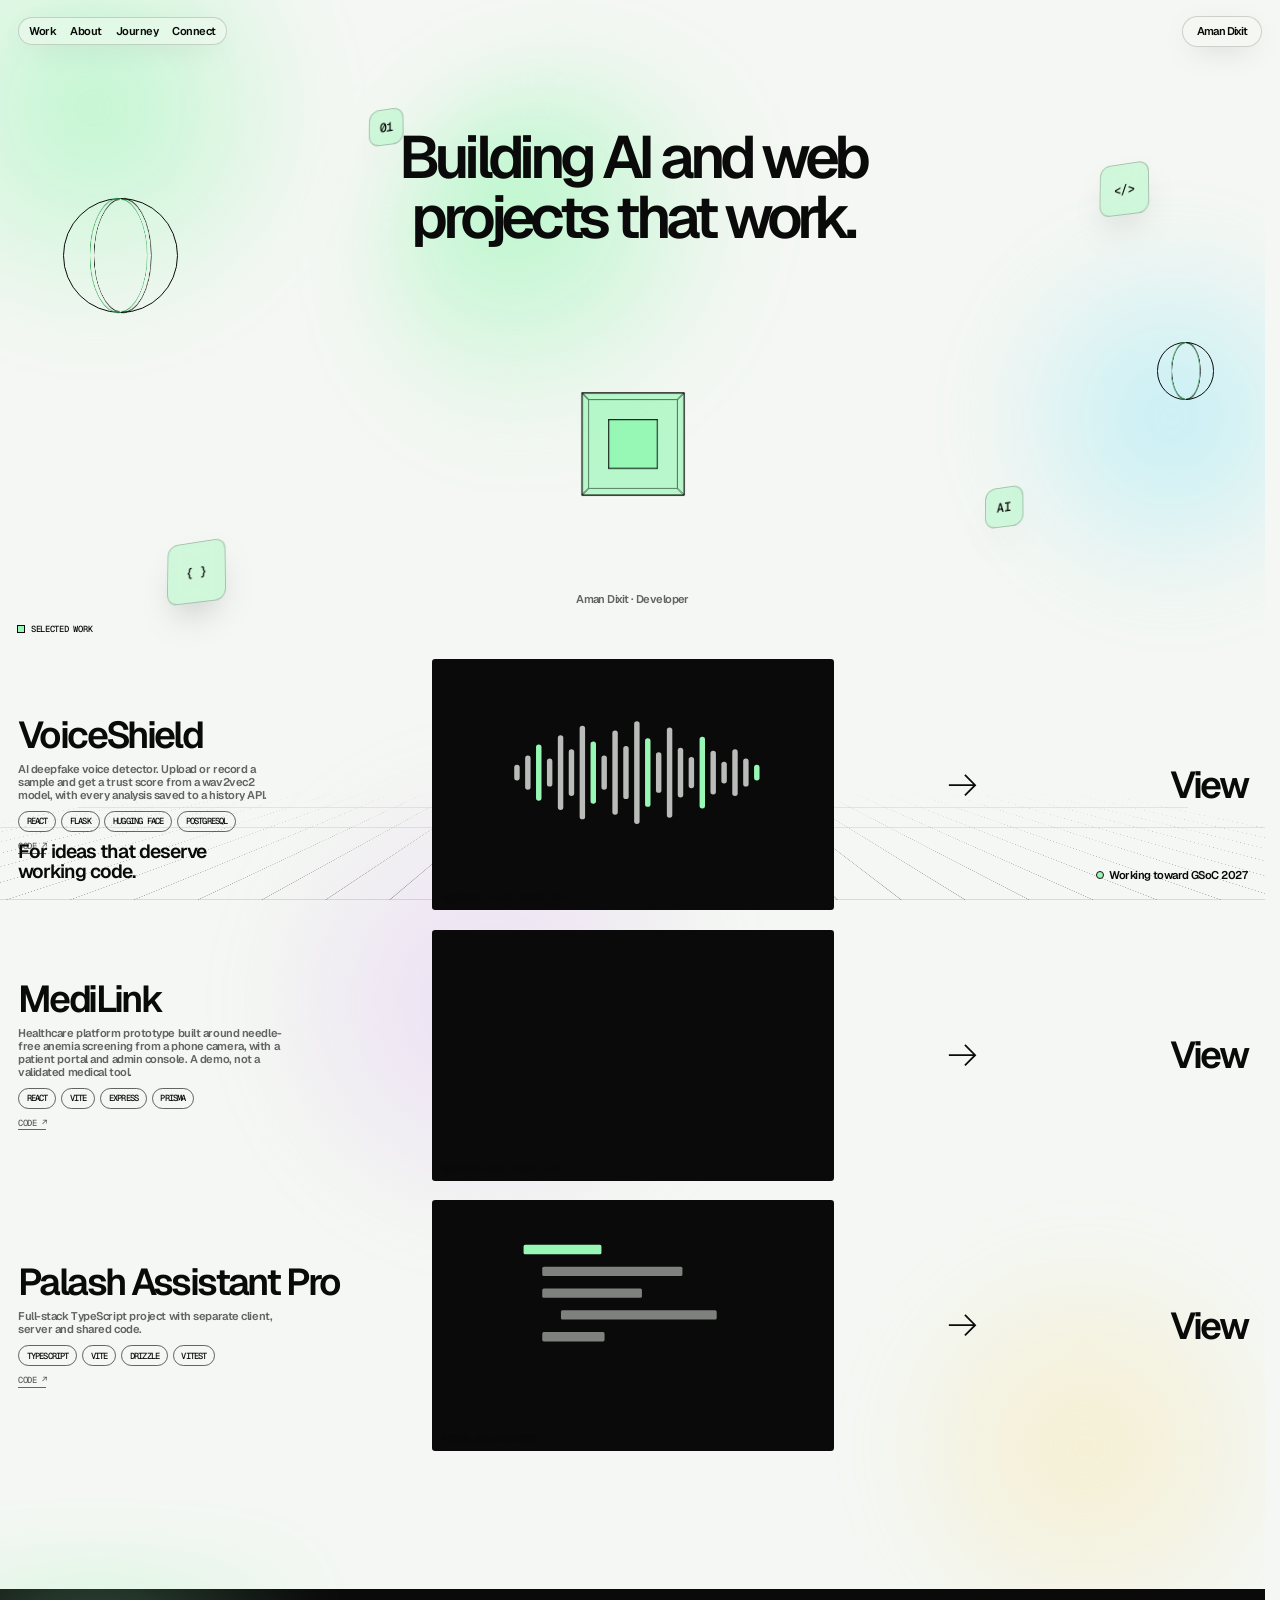
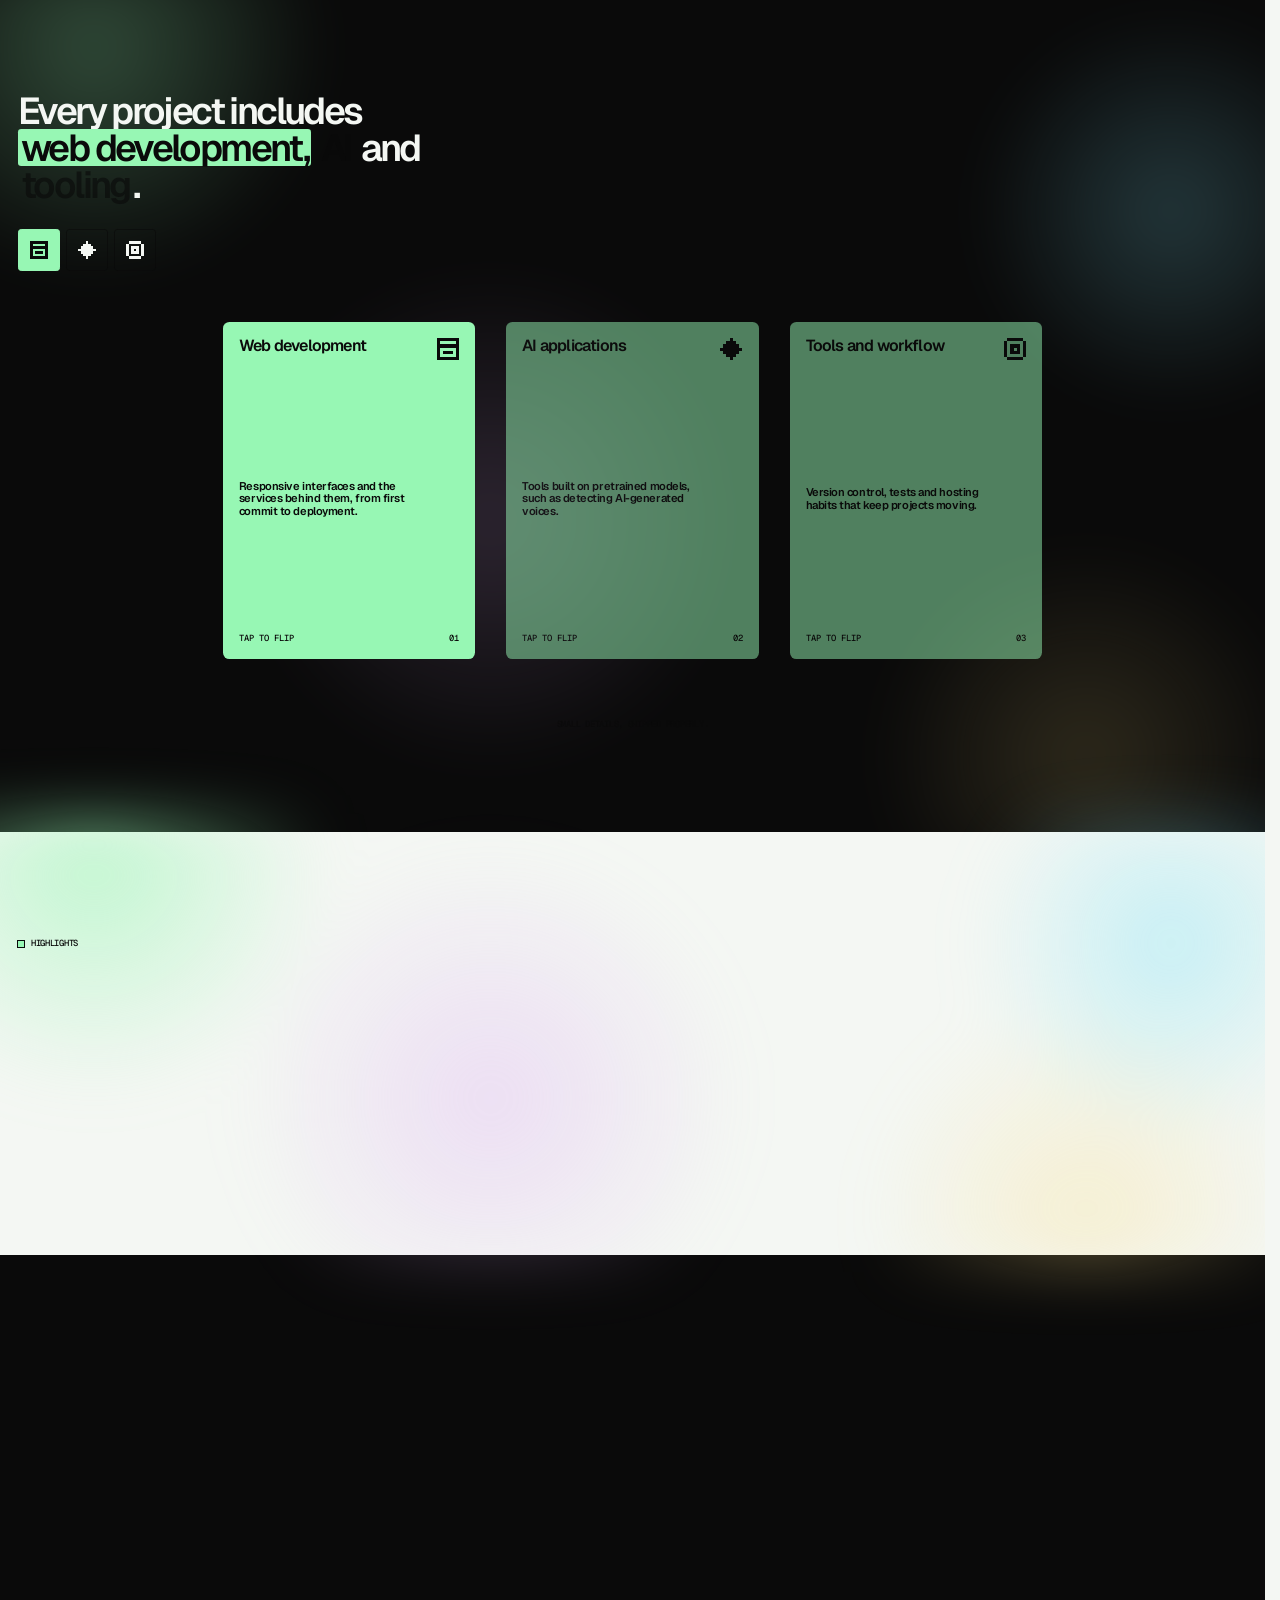
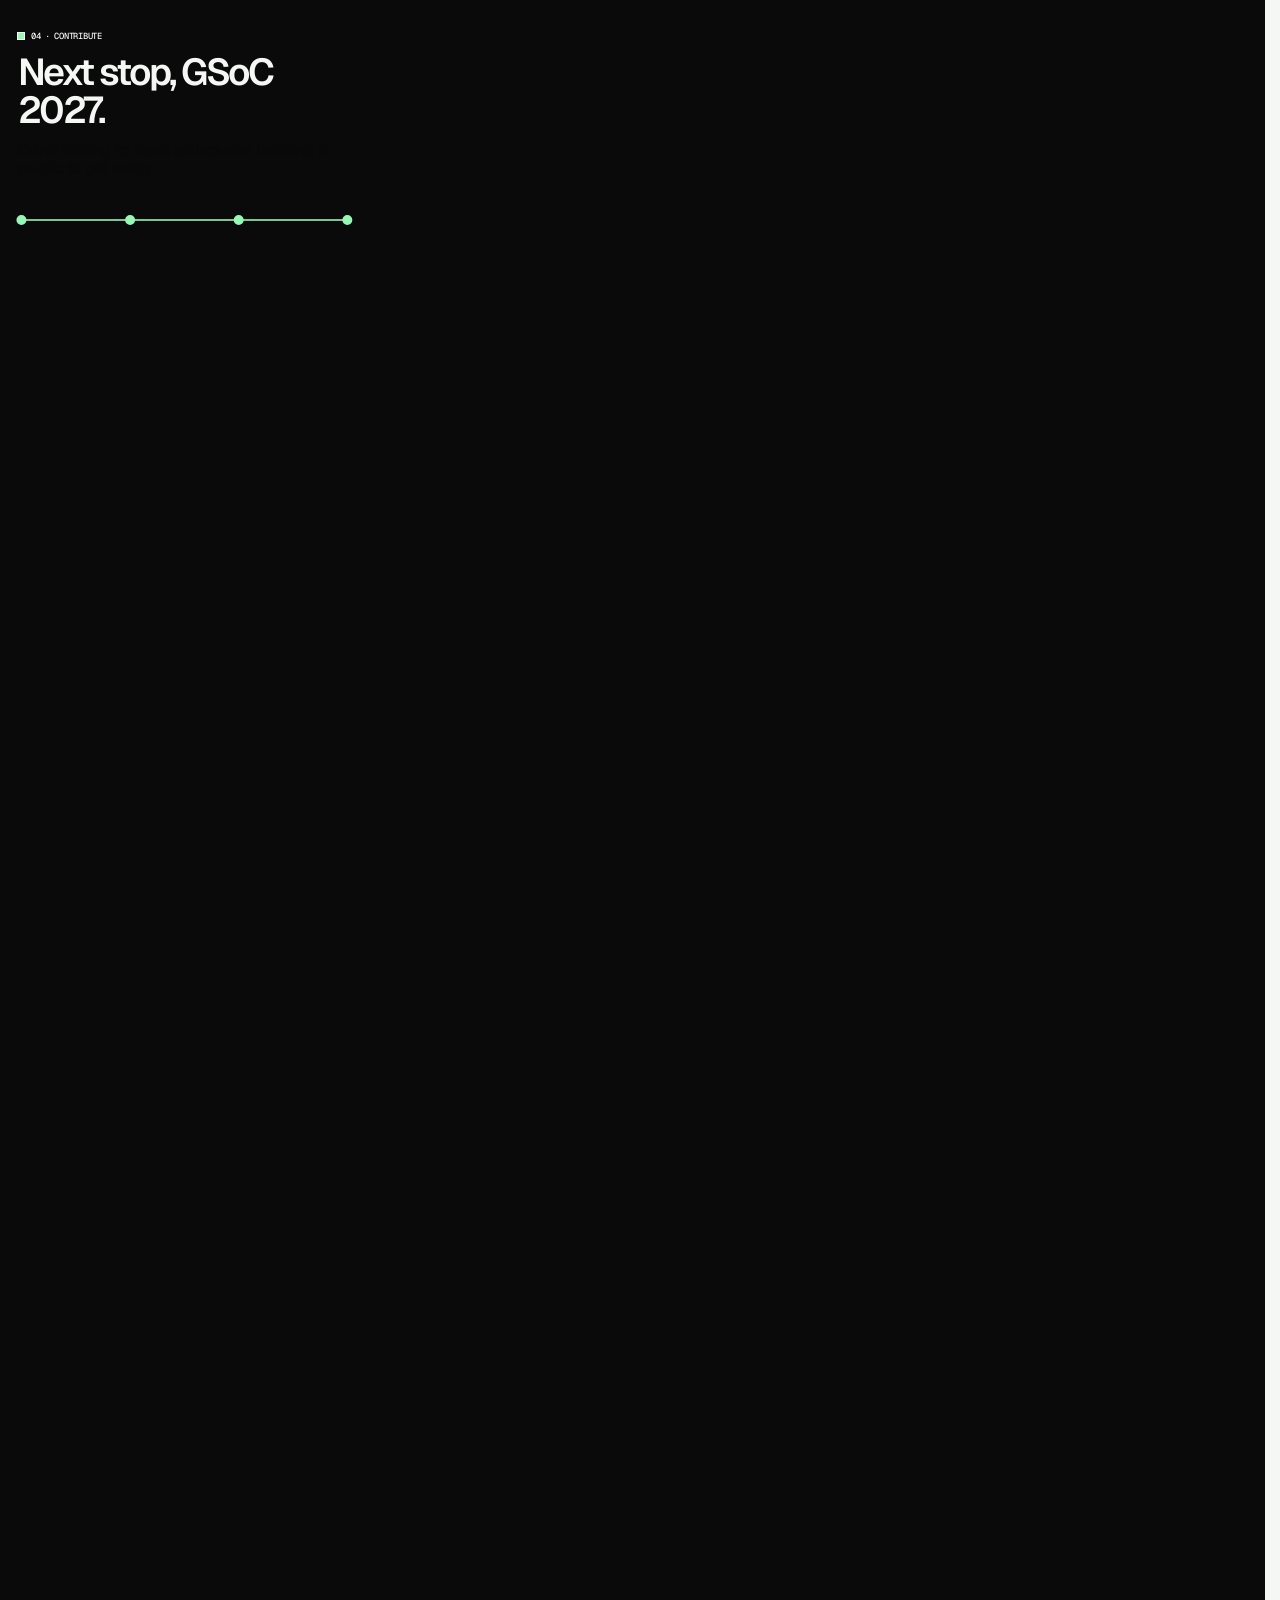
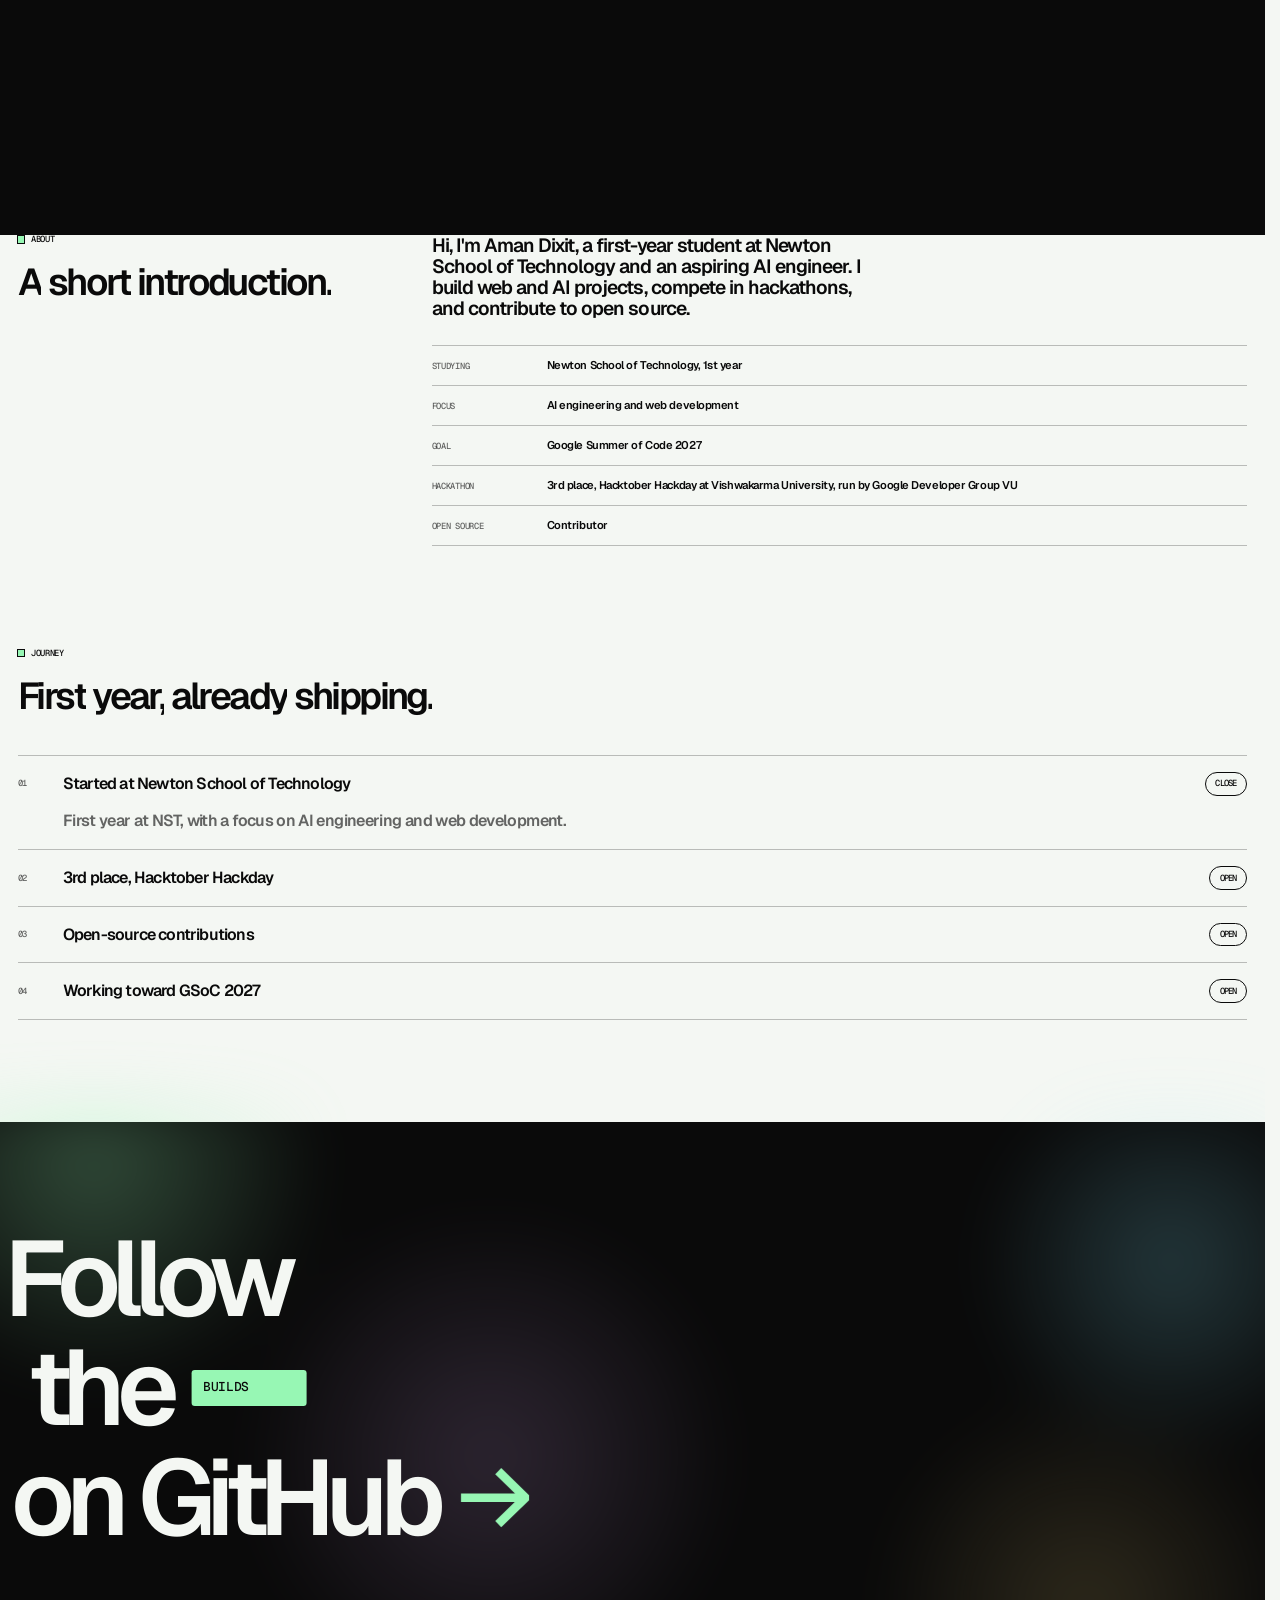
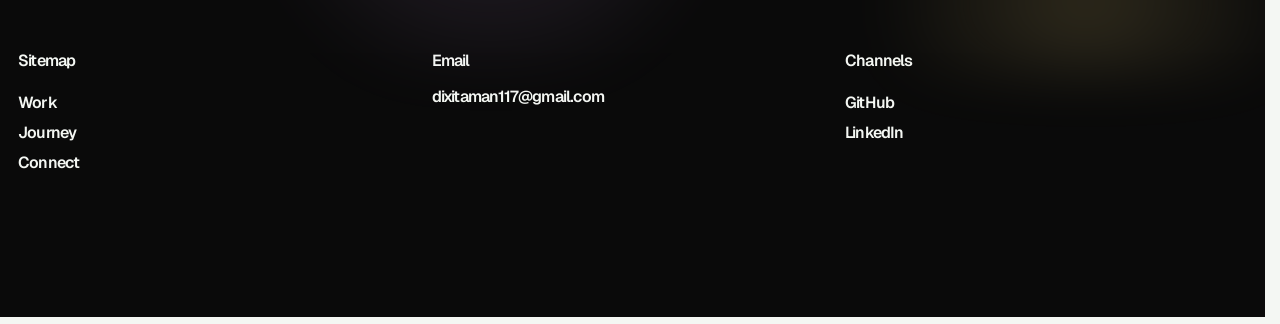
<file: portfolio.html>
<!doctype html><html><head><meta charset=utf8><meta name=viewport content="width=device-width,initial-scale=1,viewport-fit=cover"><style>:root{color-scheme:light;box-sizing:border-box;padding-top:env(safe-area-inset-top,0px);padding-bottom:env(safe-area-inset-bottom,0px)}html{scroll-padding-top:env(safe-area-inset-top,0px)}body{margin:0;padding:0;font:14px -apple-system,BlinkMacSystemFont,sans-serif;background:#fff;color:#000}img{max-width:100%}[hidden]:not([hidden=until-found i]){display:none!important}</style></head><body>
<title>am4ncodes Portfolio</title>
<meta name="claude:viewport-fit-sides" content="cover">
<link rel="preconnect" href="https://fonts.googleapis.com">
<link rel="preconnect" href="https://fonts.gstatic.com" crossorigin>
<link rel="stylesheet" href="https://fonts.googleapis.com/css2?family=Geist:wght@500;600&family=Geist+Mono:wght@500&display=swap">
<style>
/* Layout: fixed minimal header; big tight-tracked type; 12-col grid; light and dark sections alternate (hero, work rows, 3D flip cards, journey, closing link, footer). */
:root{
  --black:hsl(0 0% 4%); --paper:hsl(100 22% 96%); --paper-dark:hsl(100 12% 89%); --mint:hsl(138 85% 78%);
  --color:var(--black); --color-muted:color-mix(in srgb,var(--color) 62%,transparent);
  --color-background:var(--paper); --color-surface:var(--paper-dark); --color-accent:var(--mint);
  --font-sans:"Geist",system-ui,-apple-system,"Segoe UI",Roboto,Helvetica,Arial,sans-serif;
  --font-mono:"Geist Mono",ui-monospace,SFMono-Regular,Menlo,Consolas,monospace;
  --fs-display:clamp(3.25rem,1.6rem + 6.72vi,10rem); --ls-display:-.08em;
  --fs-h1:clamp(2.75rem,2.1rem + 2.56vi,5.625rem); --ls-h1:-.08em;
  --fs-h2:clamp(1.75rem,1.4rem + 1.52vi,3.25rem); --ls-h2:-.07em;
  --fs-h3:clamp(1.5rem,1.4rem + 0.6vi,2.125rem); --ls-h3:-.05em;
  --fs-h4:1.5rem; --fs-p1:1.25rem; --fs-p2:.875rem; --fs-f1:.6875rem;
  --grid-margin:clamp(1rem,.8rem + 0.608vi,1.5rem); --grid-gutter:clamp(.5rem,.3rem + 0.608vi,1rem);
  --ease-out:cubic-bezier(.5,.6,0,1);
  color-scheme:light;
}
[data-theme="dark"]{--color:var(--paper);--color-background:var(--black);--color-surface:hsl(0 0% 11%)}
[data-theme="light"]{--color:var(--black);--color-background:var(--paper);--color-surface:var(--paper-dark)}

*,*::before,*::after{box-sizing:border-box}
h1,h2,h3,h4,p,ul,ol,dl{margin:0;padding:0}
ul,ol{list-style:none}
a{color:inherit;text-decoration:none}
button{font:inherit;color:inherit;background:none;border:0;padding:0;cursor:pointer}
html{-webkit-font-smoothing:antialiased;text-rendering:optimizeLegibility;font-feature-settings:"calt","ss02","tnum";scrollbar-gutter:stable;background:var(--paper)}
html{font-size:80%}
@media (min-width:1440px){html{font-size:clamp(12.8px,2.51px + 0.57vw,20.8px)}}
@media (prefers-reduced-motion:no-preference){html{scroll-behavior:smooth}}
html:has(dialog[open]){overflow:hidden}
body{margin:0;font-family:var(--font-sans);font-weight:600;font-size:var(--fs-p1);line-height:1;letter-spacing:-.05em;color:var(--color);background:var(--color-background)}
::selection{background:var(--color-accent);color:var(--black)}
:focus-visible{outline:2px solid var(--color);outline-offset:3px;border-radius:4px}
.skip{position:absolute;left:-999px;top:8px;background:var(--mint);color:var(--black);padding:8px 14px;border-radius:6px;z-index:3000}
.skip:focus{left:16px}

.u-container{padding-left:max(var(--grid-margin),env(safe-area-inset-left,0px));padding-right:max(var(--grid-margin),env(safe-area-inset-right,0px))}
.u-grid{display:grid;grid-template-columns:repeat(8,minmax(0,1fr));gap:var(--grid-gutter)}
@media (min-width:1000px){.u-grid{grid-template-columns:repeat(12,minmax(0,1fr))}}
.u-display{font-size:var(--fs-display);letter-spacing:var(--ls-display);line-height:1}
h1{font-size:var(--fs-h1);letter-spacing:var(--ls-h1);line-height:1;font-weight:600}
h2{font-size:var(--fs-h2);letter-spacing:var(--ls-h2);line-height:1;font-weight:600}
h3{font-size:var(--fs-h3);letter-spacing:var(--ls-h3);line-height:1;font-weight:600}
.p2{font-size:var(--fs-p2);letter-spacing:-.05em}
.f1{font-family:var(--font-mono);font-size:var(--fs-f1);letter-spacing:-.03em;font-weight:500;text-transform:uppercase}
.muted{color:var(--color-muted)}
.tag{display:inline-flex;align-items:center;gap:.5rem;font:500 var(--fs-f1)/1 var(--font-mono);letter-spacing:-.03em;text-transform:uppercase}
.tag::before{content:"";width:.5rem;height:.5rem;background:var(--color-accent);outline:1px solid var(--color)}

/* Header */
.header{position:fixed;top:0;left:0;width:100%;z-index:1000;pointer-events:none;color:var(--color);background:transparent;
  padding-top:calc(1.25rem + env(safe-area-inset-top,0px))}
.header__inner{display:flex;justify-content:space-between;align-items:center}
.header__nav{display:flex;gap:.125rem;margin-left:-.5rem}
.header__brand{pointer-events:auto;font-size:var(--fs-p2)}
.nb{position:relative;display:inline-block;font-size:var(--fs-p2);line-height:1;letter-spacing:-.05em;padding:.5rem;border-radius:.25rem;pointer-events:auto;perspective:24rem}
.nb__d,.nb__h{display:block;backface-visibility:hidden;transition:transform .55s var(--ease-out),opacity .3s}
.nb__h{position:absolute;inset:0;display:grid;place-items:center;border-radius:.25rem;background:var(--color-accent);color:var(--black);transform:rotateX(90deg);opacity:0}
.nb:hover .nb__d,.nb:focus-visible .nb__d{transform:rotateX(-90deg);opacity:0}
.nb:hover .nb__h,.nb:focus-visible .nb__h{transform:none;opacity:1}

/* Hero */
.hero{position:relative;overflow-x:clip;padding-top:1rem;padding-bottom:clamp(7.5rem,6rem + 4.8vi,11.5rem)}
.hero__header{display:flex;flex-flow:column;align-items:center;justify-content:space-between;text-align:center;gap:3rem;min-height:68vh;padding-top:clamp(6.5rem,8vw,9rem);padding-bottom:1.5rem}
@media (max-width:699px){.hero__header{min-height:auto;padding-top:7rem}}
.hero__title{max-width:13ch}
.hero__credits{color:var(--color-muted)}
.hero__visual{--s:clamp(58px,8vw,96px);position:relative;height:calc(var(--s)*2.3);width:100%;perspective:700px;display:grid;place-items:center;translate:0 var(--py,0px)}
.cube{position:relative;width:var(--s);height:var(--s);transform-style:preserve-3d;animation:spin 22s linear infinite}
.cube.in{position:absolute;width:calc(var(--s)*.5);height:calc(var(--s)*.5);animation-name:spin-r;animation-duration:15s}
.cube i{position:absolute;inset:0;border:1px solid var(--color);background:color-mix(in srgb,var(--color-accent) 40%,transparent)}
.cube.in i{background:var(--color-accent)}
.cube i:nth-child(1){transform:translateZ(calc(var(--s)/2))}
.cube i:nth-child(2){transform:rotateY(180deg) translateZ(calc(var(--s)/2))}
.cube i:nth-child(3){transform:rotateY(90deg) translateZ(calc(var(--s)/2))}
.cube i:nth-child(4){transform:rotateY(-90deg) translateZ(calc(var(--s)/2))}
.cube i:nth-child(5){transform:rotateX(90deg) translateZ(calc(var(--s)/2))}
.cube i:nth-child(6){transform:rotateX(-90deg) translateZ(calc(var(--s)/2))}
.cube.in i:nth-child(1){transform:translateZ(calc(var(--s)/4))}
.cube.in i:nth-child(2){transform:rotateY(180deg) translateZ(calc(var(--s)/4))}
.cube.in i:nth-child(3){transform:rotateY(90deg) translateZ(calc(var(--s)/4))}
.cube.in i:nth-child(4){transform:rotateY(-90deg) translateZ(calc(var(--s)/4))}
.cube.in i:nth-child(5){transform:rotateX(90deg) translateZ(calc(var(--s)/4))}
.cube.in i:nth-child(6){transform:rotateX(-90deg) translateZ(calc(var(--s)/4))}
@keyframes spin{from{transform:rotateX(-24deg) rotateY(0)}to{transform:rotateX(-24deg) rotateY(360deg)}}
@keyframes spin-r{from{transform:rotateX(18deg) rotateY(360deg)}to{transform:rotateX(18deg) rotateY(0)}}
@media (prefers-reduced-motion:no-preference){
  .hero__title,.hero__credits{animation:rise 1s var(--ease-out) both}
  .hero__credits{animation-delay:.12s}
}
@keyframes rise{from{transform:translateY(1.5rem)}}

.hero__work{display:flex;flex-flow:column;gap:1.5rem var(--grid-gutter);position:relative}
.hero__work>.tag{margin-bottom:.5rem}
.work{position:relative;row-gap:1rem}
.work__link{position:absolute;inset:-.75rem 0;z-index:1;border-radius:.25rem}
.work__link:focus-visible{outline-offset:0}
.work__heading{grid-column:1/5;grid-row:1;display:flex;flex-flow:column;justify-content:center;gap:.75rem}
.work__code{position:relative;z-index:2;align-self:flex-start;font:500 var(--fs-f1)/1 var(--font-mono);text-transform:uppercase;letter-spacing:-.03em;color:var(--color-muted);border-bottom:1px solid currentColor;padding-bottom:2px}
.work__code:hover{color:var(--color)}
.work__visual{grid-column:5/9;grid-row:1;aspect-ratio:8/5;position:relative;overflow:hidden;border-radius:.25rem;background:var(--color-background);color:var(--color);display:grid;place-items:center;transition:transform .6s var(--ease-out)}
.work__visual svg{width:62%;height:auto;overflow:visible}
.work__visual .f1{position:absolute;left:.75rem;bottom:.6rem;color:var(--color-muted);max-width:calc(100% - 1.5rem);overflow-wrap:anywhere}
.work__cta{grid-column:10/13;grid-row:1;display:flex;align-items:center;justify-content:space-between}
.work__arrow{width:clamp(1.4rem,1rem + 1.28vi,2.75rem);height:auto;color:var(--color-accent);transition:transform .5s var(--ease-out)}
.work__arrow path{stroke:var(--color);stroke-width:6}
.work:hover .work__arrow{transform:translateX(.6rem)}
.work:hover .work__visual{transform:scale(1.02)}
@media (min-width:700px) and (max-width:999px){
  .work__heading{grid-column:1/3}.work__visual{grid-column:3/7}.work__cta{grid-column:7/9;padding-left:1.5rem}
  .work__cta .work__view,.work__heading h2{font-size:var(--fs-p1);letter-spacing:-.05em}
}
@media (max-width:699px){
  .hero__work{row-gap:4rem}
  .work__visual{grid-column:1/-1;grid-row:1}
  .work__heading{grid-column:1/6;grid-row:2}
  .work__cta{grid-column:6/9;grid-row:2;padding-left:1rem}
  .work__cta .work__view,.work__heading h2{font-size:var(--fs-p1);letter-spacing:-.05em}
}
.hero__footer{position:absolute;inset:0;pointer-events:none}
.hero__sticky{position:sticky;top:0;width:100%;height:100svh;display:flex;justify-content:space-between;align-items:flex-end;padding:0 var(--grid-margin) 1.5rem;pointer-events:none}
.hero__desc{max-width:16ch;font-size:var(--fs-h4);letter-spacing:-.05em}
.hero__line{display:flex;gap:.5rem;align-items:center}
.dot{width:.5rem;height:.5rem;border-radius:50%;background:var(--color-accent);outline:1px solid var(--color)}
@media (prefers-reduced-motion:no-preference){.dot{animation:pulse 2s ease-in-out infinite}}
@keyframes pulse{50%{transform:scale(1.5)}}
@media (max-width:699px){.hero__footer{position:static;padding-top:7rem;pointer-events:auto}.hero__sticky{position:static;height:auto;flex-flow:column;align-items:stretch;gap:1rem;padding:0}.hero__desc{max-width:none;font-size:var(--fs-h2);letter-spacing:var(--ls-h2)}}

/* Service */
.service{background:var(--color-background);color:var(--color);padding-block:clamp(6rem,8vw,12rem);overflow-x:clip}
.service__title{max-width:18ch;margin-bottom:2rem}
.stb{display:inline;border-radius:.25rem;padding:0 .08em;color:var(--color-muted);transition:color .3s,background .3s;font:inherit;letter-spacing:inherit;cursor:pointer;text-align:left}
.stb:hover{color:var(--color)}
.stb.is-active{background:var(--color-accent);color:var(--black)}
.micro-cards{display:flex;gap:.5rem;margin-bottom:clamp(2.5rem,4vw,4.5rem)}
.mc{width:3.25rem;height:3.25rem;border:1px solid var(--color-muted);border-radius:.25rem;display:grid;place-items:center;transition:background .3s,border-color .3s,color .3s}
.mc svg{width:1.4rem;height:1.4rem}
.mc:hover{border-color:var(--color)}
.mc.is-active{background:var(--color-accent);border-color:var(--color-accent);color:var(--black)}
.slider{perspective:1400px;display:grid;grid-template-columns:repeat(auto-fit,minmax(min(100%,15rem),1fr));gap:var(--grid-gutter) clamp(1rem,2.4vw,2.5rem);max-width:64rem;margin-inline:auto}
.card3d{--tx:0deg;--ty:0deg;--flip:0deg;position:relative;display:block;aspect-ratio:3/4;transform-style:preserve-3d;text-align:left;
  transform:rotateX(var(--tx)) rotateY(calc(var(--ty) + var(--flip)));transition:transform .8s var(--ease-out),opacity .4s;opacity:.5}
.card3d.is-active{opacity:1}
.card3d[aria-pressed="true"]{--flip:180deg}
.face{position:absolute;inset:0;border-radius:.5rem;padding:1.25rem;display:flex;flex-flow:column;justify-content:space-between;backface-visibility:hidden;-webkit-backface-visibility:hidden}
.face--front{background:var(--color-accent);color:var(--black)}
.face--back{transform:rotateY(180deg);background:var(--color-surface);color:var(--color);border:1px solid var(--color-muted)}
.face__head{display:flex;justify-content:space-between;align-items:flex-start;gap:.75rem;font-size:var(--fs-p1);letter-spacing:-.05em}
.face__head svg{width:1.75rem;height:1.75rem;flex:none}
.face__text{font-size:var(--fs-p2);line-height:1.15;letter-spacing:-.04em;max-width:22ch}
.face__hint{font:500 var(--fs-f1)/1 var(--font-mono);text-transform:uppercase;display:flex;justify-content:space-between}
.chips{display:flex;flex-wrap:wrap;gap:.375rem}
.chips span{font:500 var(--fs-f1)/1 var(--font-mono);text-transform:uppercase;border:1px solid var(--color-muted);border-radius:99px;padding:.4rem .6rem}
.face--back::before{content:"";position:absolute;inset:0;border-radius:.5rem;opacity:.35;pointer-events:none;
  background:repeating-linear-gradient(90deg,var(--color-muted) 0 1px,transparent 1px 12px),repeating-linear-gradient(0deg,var(--color-muted) 0 1px,transparent 1px 12px);
  -webkit-mask-image:linear-gradient(transparent 45%,#000);mask-image:linear-gradient(transparent 45%,#000)}
.face--back>*{position:relative}
.micro{display:flex;align-items:center;gap:1rem;justify-content:center;margin-top:clamp(3rem,4.8vw,5rem);text-align:center}
.micro .f1{color:var(--color-muted)}

/* Highlights + Journey */
.section{padding-block:clamp(6rem,8vw,12rem);background:var(--color-background);color:var(--color);overflow-x:clip}
.stats{display:grid;grid-template-columns:repeat(auto-fit,minmax(min(100%,14rem),1fr));gap:3rem var(--grid-gutter);margin-top:clamp(2.5rem,4vw,4rem)}
.stat{display:grid;gap:1rem;align-content:start;min-width:0}
.stat .u-display{font-size:clamp(3.25rem,1.6rem + 4.8vi,8rem)}
.stat .f1{color:var(--color-muted);max-width:24ch;line-height:1.3}
.journey-head{display:grid;gap:1.5rem;margin-bottom:clamp(2rem,3.2vw,3.5rem)}
.acc{border-top:1px solid color-mix(in srgb,var(--color) 25%,transparent)}
.acc details{border-bottom:1px solid color-mix(in srgb,var(--color) 25%,transparent)}
.acc summary{display:grid;grid-template-columns:2.5rem minmax(0,1fr) auto;align-items:center;gap:1rem;padding:1.25rem 0;list-style:none;cursor:pointer}
.acc summary::-webkit-details-marker{display:none}
.acc .num{font:500 var(--fs-f1)/1 var(--font-mono);color:var(--color-muted)}
.acc .ttl{font-size:var(--fs-p1);letter-spacing:-.05em;line-height:1.1}
.acc .btn{font:500 var(--fs-f1)/1 var(--font-mono);text-transform:uppercase;border:1px solid var(--color);border-radius:99px;padding:.5rem .75rem;transition:background .3s}
.acc summary:hover .btn{background:var(--color-accent);color:var(--black)}
.acc .btn .c{display:none}
.acc details[open] .btn .o{display:none}
.acc details[open] .btn .c{display:inline}
.acc .body{padding:0 0 1.5rem 3.5rem;max-width:44rem;color:var(--color-muted);font-size:var(--fs-p1);line-height:1.15;letter-spacing:-.04em}
@media (max-width:560px){.acc .body{padding-left:0}}

.work__desc{font-size:var(--fs-p2);line-height:1.15;letter-spacing:-.04em;color:var(--color-muted);max-width:34ch}
.work__heading .chips{position:relative;z-index:2}
.about{row-gap:2rem}
.about__head{grid-column:1/-1;display:grid;gap:1.5rem;align-content:start}
.about__body{grid-column:1/-1;display:grid;gap:2rem}
@media (min-width:1000px){.about__head{grid-column:1/5}.about__body{grid-column:5/13}}
.about__lede{font-size:var(--fs-h4);line-height:1.1;letter-spacing:-.05em;max-width:34ch}
.facts{border-top:1px solid color-mix(in srgb,var(--color) 25%,transparent)}
.facts li{display:grid;grid-template-columns:8rem minmax(0,1fr);gap:1rem;padding:1rem 0;border-bottom:1px solid color-mix(in srgb,var(--color) 25%,transparent);font-size:var(--fs-p2);line-height:1.2;letter-spacing:-.04em}
.facts .f1{color:var(--color-muted);padding-top:.15rem}
@media (max-width:560px){.facts li{grid-template-columns:minmax(0,1fr);gap:.4rem}}
/* Next page */
.next{background:var(--color-background);color:var(--color);padding-block:clamp(6rem,8vw,12rem);overflow-x:clip}
.next__grid{display:flex;flex-flow:column;align-items:flex-start;gap:.25rem}
.next__line{display:flex;align-items:center;gap:clamp(.75rem,1.6vw,2rem);flex-wrap:wrap}
.det{display:inline-grid;align-items:center;min-width:9rem;height:clamp(1.9rem,1.2rem + 1.6vi,3.2rem);padding:0 .9rem;border-radius:.25rem;background:var(--color-accent);color:var(--black);font:500 clamp(.75rem,.6rem + 0.4vi,1rem)/1 var(--font-mono);text-transform:uppercase;letter-spacing:-.03em}
.next__cta{position:relative;display:inline-flex;align-items:center;gap:clamp(.75rem,1.6vw,2rem)}
.next__cta::after{content:"";position:absolute;inset:-.5rem}
.arrow3d{perspective:25rem;display:inline-flex;color:var(--color-accent)}
.arrow3d svg{width:clamp(3rem,2rem + 3.6vi,6.5rem);height:auto;transition:transform .7s var(--ease-out),opacity .4s;transform-style:preserve-3d}
.arrow3d svg path{stroke:currentColor;stroke-width:12;fill:none}
.arrow3d .b{position:absolute;transform:rotateY(-90deg);opacity:0}
.next__cta:hover .arrow3d .a,.next__cta:focus-visible .arrow3d .a{transform:rotateY(90deg);opacity:0}
.next__cta:hover .arrow3d .b,.next__cta:focus-visible .arrow3d .b{transform:none;opacity:1}

/* Footer */
.footer{background:var(--color-background);color:var(--color);padding-block:0 2rem;overflow-x:clip}
.footer__intro{padding-bottom:clamp(5rem,8vw,12rem);row-gap:3rem}
.footer__col{grid-column:span 4;display:flex;flex-flow:column;gap:1.5rem}
.footer__col ul{display:flex;flex-flow:column;align-items:flex-start;gap:.125rem;margin-left:-.5rem}
.footer__col .nb{font-size:var(--fs-p1);padding:.5rem}
.footer__info{align-items:center;color:var(--color-muted);row-gap:.75rem}
.footer__info>*{grid-column:span 4}

/* Connect dialog */
dialog.connect{width:min(46rem,calc(100% - 2rem));max-height:calc(100svh - 2rem);margin:auto;padding:0;border:1px solid var(--color-surface);border-radius:.75rem;background:var(--color-background);color:var(--color);overflow:auto;overscroll-behavior:contain}
dialog.connect::backdrop{background:rgba(0,0,0,.55);-webkit-backdrop-filter:blur(8px);backdrop-filter:blur(8px)}
.connect__in{padding:clamp(1.25rem,2.4vw,2rem);display:grid;gap:2rem}
.connect__top{display:flex;justify-content:space-between;align-items:flex-start;gap:1rem}
.connect__title{max-width:14ch}
.close{font:500 var(--fs-f1)/1 var(--font-mono);text-transform:uppercase;border:1px solid var(--color);border-radius:99px;padding:.6rem .9rem;transition:background .3s}
.close:hover{background:var(--color-accent)}
.cpack{display:grid;grid-template-columns:minmax(0,1fr) auto;gap:1.5rem;padding-top:1.25rem;border-top:1px solid color-mix(in srgb,var(--color) 25%,transparent);align-items:start}
@media (max-width:560px){.cpack{grid-template-columns:minmax(0,1fr)}}
.cpack h3{font-size:var(--fs-p1);letter-spacing:-.05em;margin-bottom:.9rem}
.copy{position:relative;display:inline-flex;align-items:center;gap:.75rem;flex-wrap:wrap;text-align:left;font-size:var(--fs-p1);letter-spacing:-.05em;line-height:1.1;overflow-wrap:anywhere;border-radius:.25rem;padding:.1rem 0}
.copy .f1{background:var(--color-accent);color:var(--black);border-radius:.25rem;padding:.4rem .5rem;transition:transform .4s var(--ease-out)}
.copy:hover .f1{transform:translateY(-2px)}
.chan{display:flex;flex-flow:column;align-items:flex-start;gap:.125rem;margin-left:-.5rem}
.chan .nb{font-size:var(--fs-p1)}
.clock{width:7.5rem;display:grid;gap:.6rem;justify-items:center}
.clock__face{position:relative;width:7.5rem;aspect-ratio:1;border:1px solid var(--color);border-radius:50%}
.clock__face svg{position:absolute;inset:0;width:100%;height:100%}
.hand{position:absolute;left:50%;bottom:50%;transform-origin:50% 100%;background:var(--color);border-radius:2px}
.hand.h{width:3px;height:26%;margin-left:-1.5px}
.hand.m{width:2px;height:38%;margin-left:-1px}
.hand.s{width:1px;height:42%;margin-left:-.5px;background:var(--color-muted)}
.pin{position:absolute;left:50%;top:50%;width:.5rem;height:.5rem;margin:-.25rem 0 0 -.25rem;border-radius:50%;background:var(--color-accent);outline:1px solid var(--color)}
.clock .f1{color:var(--color-muted);text-align:center;line-height:1.3}

@media (prefers-reduced-motion:reduce){
  *,*::before,*::after{animation:none!important;transition:none!important;scroll-behavior:auto!important}
  .cube{transform:rotateX(-24deg) rotateY(35deg)}.cube.in{transform:rotateX(18deg) rotateY(-20deg)}
  .hero__visual{translate:none}
}
</style>

<a class="skip" href="#main">Skip to content</a>
<div class="progress" id="progress" aria-hidden="true"></div>

<header class="header u-container" id="header" data-theme="light">
  <div class="header__inner">
    <nav class="header__nav" aria-label="Primary">
      <a class="nb" href="#work"><span class="nb__d">Work</span><span class="nb__h" aria-hidden="true">Work</span></a>
      <a class="nb" href="#about"><span class="nb__d">About</span><span class="nb__h" aria-hidden="true">About</span></a>
      <a class="nb" href="#journey"><span class="nb__d">Journey</span><span class="nb__h" aria-hidden="true">Journey</span></a>
      <button class="nb" type="button" data-connect-open aria-haspopup="dialog"><span class="nb__d">Connect</span><span class="nb__h" aria-hidden="true">Connect</span></button>
    </nav>
    <a class="header__brand" href="#top">Aman Dixit</a>
  </div>
</header>

<main id="main">
  <section class="hero u-container" id="top" data-theme="light">
    <div class="hero__layers" aria-hidden="true">
      <div class="grid3d"></div>
      <div class="layer l0" data-s=".05" data-m="10"><div class="blob"></div></div>
      <div class="layer l1" data-s=".18" data-m="28"><div class="gyro"><i></i><i></i><i></i></div></div>
      <div class="layer l2" data-s=".10" data-m="-18"><span class="chip3d">&lt;/&gt;</span></div>
      <div class="layer l3" data-s=".26" data-m="40"><span class="chip3d">AI</span></div>
      <div class="layer l4" data-s=".14" data-m="-30"><span class="chip3d">{ }</span></div>
      <div class="layer l5" data-s=".22" data-m="22"><div class="gyro sm"><i></i><i></i><i></i></div></div>
      <div class="layer l6" data-s=".30" data-m="-36"><span class="chip3d">01</span></div>
    </div>
    <div class="hero__header">
      <h1 class="hero__title">Building AI and web projects that work.</h1>
      <div class="hero__visual" data-depth="0.07" aria-hidden="true">
        <div class="cube"><i></i><i></i><i></i><i></i><i></i><i></i></div>
        <div class="cube in"><i></i><i></i><i></i><i></i><i></i><i></i></div>
      </div>
      <p class="hero__credits p2">Aman Dixit · Developer</p>
    </div>

    <div class="hero__work" id="work">
      <span class="tag">Selected work</span>

      <article class="work u-grid">
        <div class="work__heading"><h2>VoiceShield</h2><p class="work__desc">AI deepfake voice detector. Upload or record a sample and get a trust score from a wav2vec2 model, with every analysis saved to a history API.</p><div class="chips"><span>React</span><span>Flask</span><span>Hugging Face</span><span>PostgreSQL</span></div><a class="work__code" href="https://github.com/am4ndixit/voiceshield" target="_blank" rel="noopener noreferrer">Code ↗</a></div>
        <div class="work__visual" data-theme="dark" aria-hidden="true">
          <svg viewBox="0 0 160 80" id="wave"></svg>
          <span class="f1">voiceshield-phi.vercel.app</span>
        </div>
        <div class="work__cta" aria-hidden="true">
          <svg class="work__arrow" viewBox="0 0 100 90" fill="none"><path d="M3 45h90M58 10l35 35-35 35"/></svg>
          <span class="work__view" style="font-size:var(--fs-h2);letter-spacing:var(--ls-h2)">View</span>
        </div>
        <a class="work__link" href="https://voiceshield-phi.vercel.app" target="_blank" rel="noopener noreferrer" aria-label="View VoiceShield live demo"></a>
      </article>

      <article class="work u-grid">
        <div class="work__heading"><h2>MediLink</h2><p class="work__desc">Healthcare platform prototype built around needle-free anemia screening from a phone camera, with a patient portal and admin console. A demo, not a validated medical tool.</p><div class="chips"><span>React</span><span>Vite</span><span>Express</span><span>Prisma</span></div><a class="work__code" href="https://github.com/am4ndixit/medilink" target="_blank" rel="noopener noreferrer">Code ↗</a></div>
        <div class="work__visual" data-theme="dark" aria-hidden="true">
          <svg viewBox="0 0 160 80" fill="none" stroke="currentColor" stroke-width="2"><path d="M0 40h50l8-22 12 44 10-22h80" stroke="var(--color-accent)" stroke-width="3"/><circle cx="80" cy="40" r="36" opacity=".25"/></svg>
          <span class="f1">medilink-swart.vercel.app</span>
        </div>
        <div class="work__cta" aria-hidden="true">
          <svg class="work__arrow" viewBox="0 0 100 90" fill="none"><path d="M3 45h90M58 10l35 35-35 35"/></svg>
          <span class="work__view" style="font-size:var(--fs-h2);letter-spacing:var(--ls-h2)">View</span>
        </div>
        <a class="work__link" href="https://medilink-swart.vercel.app" target="_blank" rel="noopener noreferrer" aria-label="View MediLink live demo"></a>
      </article>

      <article class="work u-grid">
        <div class="work__heading"><h2>Palash Assistant Pro</h2><p class="work__desc">Full-stack TypeScript project with separate client, server and shared code.</p><div class="chips"><span>TypeScript</span><span>Vite</span><span>Drizzle</span><span>Vitest</span></div><a class="work__code" href="https://github.com/am4ndixit/palash-assistant-pro" target="_blank" rel="noopener noreferrer">Code ↗</a></div>
        <div class="work__visual" data-theme="dark" aria-hidden="true">
          <svg viewBox="0 0 160 80" fill="currentColor"><rect x="10" y="8" width="50" height="6" rx="1" fill="var(--color-accent)"/><rect x="22" y="22" width="90" height="6" rx="1" opacity=".5"/><rect x="22" y="36" width="64" height="6" rx="1" opacity=".5"/><rect x="34" y="50" width="100" height="6" rx="1" opacity=".5"/><rect x="22" y="64" width="40" height="6" rx="1" opacity=".5"/></svg>
          <span class="f1">github.com/am4ndixit</span>
        </div>
        <div class="work__cta" aria-hidden="true">
          <svg class="work__arrow" viewBox="0 0 100 90" fill="none"><path d="M3 45h90M58 10l35 35-35 35"/></svg>
          <span class="work__view" style="font-size:var(--fs-h2);letter-spacing:var(--ls-h2)">View</span>
        </div>
        <a class="work__link" href="https://github.com/am4ndixit/palash-assistant-pro" target="_blank" rel="noopener noreferrer" aria-label="View Palash Assistant Pro on GitHub"></a>
      </article>
    </div>

    <div class="hero__footer" aria-hidden="false">
      <div class="hero__sticky">
        <p class="hero__desc">For ideas that deserve working code.</p>
        <div class="hero__line"><span class="dot"></span><span class="p2">Working toward GSoC 2027</span></div>
      </div>
    </div>
  </section>

  <section class="service u-container" id="skills" data-theme="dark">
    <h2 class="service__title">Every project includes <button type="button" class="stb is-active" data-pick="0">web development,</button> <button type="button" class="stb" data-pick="1">AI</button> and <button type="button" class="stb" data-pick="2">tooling</button>.</h2>
    <div class="micro-cards" role="group" aria-label="Pick a skill">
      <button type="button" class="mc is-active" data-pick="0" aria-label="Show web development"></button>
      <button type="button" class="mc" data-pick="1" aria-label="Show AI applications"></button>
      <button type="button" class="mc" data-pick="2" aria-label="Show tools and workflow"></button>
    </div>
    <div class="slider" id="slider">
      <button type="button" class="card3d is-active" aria-pressed="false" data-card="0">
        <span class="face face--front">
          <span class="face__head"><span>Web development</span><span data-icon="web"></span></span>
          <span class="face__text">Responsive interfaces and the services behind them, from first commit to deployment.</span>
          <span class="face__hint"><span>Tap to flip</span><span>01</span></span>
        </span>
        <span class="face face--back">
          <span class="face__head"><span>Stack</span><span data-icon="web"></span></span>
          <span class="chips"><span>HTML</span><span>JavaScript</span><span>TypeScript</span><span>React</span><span>Vite</span><span>Python</span><span>Flask</span><span>Express</span><span>Prisma</span><span>PostgreSQL</span></span>
        </span>
      </button>
      <button type="button" class="card3d" aria-pressed="false" data-card="1">
        <span class="face face--front">
          <span class="face__head"><span>AI applications</span><span data-icon="ai"></span></span>
          <span class="face__text">Tools built on pretrained models, such as detecting AI-generated voices.</span>
          <span class="face__hint"><span>Tap to flip</span><span>02</span></span>
        </span>
        <span class="face face--back">
          <span class="face__head"><span>Stack</span><span data-icon="ai"></span></span>
          <span class="chips"><span>Hugging Face</span><span>wav2vec2</span><span>Python</span><span>Flask</span></span>
        </span>
      </button>
      <button type="button" class="card3d" aria-pressed="false" data-card="2">
        <span class="face face--front">
          <span class="face__head"><span>Tools and workflow</span><span data-icon="tools"></span></span>
          <span class="face__text">Version control, tests and hosting habits that keep projects moving.</span>
          <span class="face__hint"><span>Tap to flip</span><span>03</span></span>
        </span>
        <span class="face face--back">
          <span class="face__head"><span>Stack</span><span data-icon="tools"></span></span>
          <span class="chips"><span>Git</span><span>GitHub</span><span>Vercel</span><span>Render</span><span>Vitest</span></span>
        </span>
      </button>
    </div>
    <div class="micro"><span class="f1">Small details, shipped properly.</span></div>
  </section>

  <section class="section u-container" id="highlights" data-theme="light">
    <span class="tag">Highlights</span>
    <div class="stats">
      <div class="stat"><span class="u-display">3rd</span><span class="f1">Place at the Hacktober Hackday hackathon</span></div>
      <div class="stat"><span class="u-display">11</span><span class="f1">Public repositories on GitHub</span></div>
      <div class="stat"><span class="u-display">2</span><span class="f1">Projects with live demos</span></div>
      <div class="stat"><span class="u-display">2027</span><span class="f1">Target year for Google Summer of Code</span></div>
    </div>
  </section>

  <section class="story" id="story" data-theme="dark">
    <div class="story__track">
      <div class="story__stage u-container">
        <div class="story__text">
          <div class="story__chapters">
            <article class="chap is-on"><span class="tag">01 · Learn</span><h2>Started at NST.</h2><p>First year at Newton School of Technology, with a focus on AI engineering and web development.</p></article>
            <article class="chap"><span class="tag">02 · Build</span><h2>Three projects shipped.</h2><p>VoiceShield, MediLink and Palash Assistant Pro, with live demos for two of them.</p></article>
            <article class="chap"><span class="tag">03 · Compete</span><h2>3rd at Hacktober Hackday.</h2><p>A hackathon at Vishwakarma University, organised by Google Developer Group VU.</p></article>
            <article class="chap"><span class="tag">04 · Contribute</span><h2>Next stop, GSoC 2027.</h2><p>Contributing to open source and building in public to get ready.</p></article>
          </div>
          <svg class="story__line" viewBox="0 0 400 24" fill="none" aria-hidden="true"><path d="M4 12H396" stroke="currentColor" opacity=".2" stroke-width="2"/><path id="sline" d="M4 12H396" stroke="var(--mint)" stroke-width="2" pathLength="1" stroke-dasharray="1" stroke-dashoffset="1"/><circle class="sd" cx="4" cy="12" r="5"/><circle class="sd" cx="134.7" cy="12" r="5"/><circle class="sd" cx="265.3" cy="12" r="5"/><circle class="sd" cx="396" cy="12" r="5"/></svg>
        </div>
        <canvas class="orb" id="orb" aria-hidden="true"></canvas>
      </div>
    </div>
  </section>

  <section class="section u-container" id="about" data-theme="light" style="padding-top:0">
    <div class="u-grid about">
      <div class="about__head"><span class="tag">About</span><h2>A short introduction.</h2></div>
      <div class="about__body">
        <p class="about__lede">Hi, I'm Aman Dixit, a first-year student at Newton School of Technology and an aspiring AI engineer. I build web and AI projects, compete in hackathons, and contribute to open source.</p>
        <ul class="facts">
          <li><span class="f1">Studying</span><span>Newton School of Technology, 1st year</span></li>
          <li><span class="f1">Focus</span><span>AI engineering and web development</span></li>
          <li><span class="f1">Goal</span><span>Google Summer of Code 2027</span></li>
          <li><span class="f1">Hackathon</span><span>3rd place, Hacktober Hackday at Vishwakarma University, run by Google Developer Group VU</span></li>
          <li><span class="f1">Open source</span><span>Contributor</span></li>
        </ul>
      </div>
    </div>
  </section>

  <section class="section u-container" id="journey" data-theme="light" style="padding-top:0">
    <div class="journey-head">
      <span class="tag">Journey</span>
      <h2 style="max-width:16ch">First year, already shipping.</h2>
    </div>
    <div class="acc">
      <details name="journey" open>
        <summary><span class="num">01</span><span class="ttl">Started at Newton School of Technology</span><span class="btn"><span class="o">Open</span><span class="c">Close</span></span></summary>
        <p class="body">First year at NST, with a focus on AI engineering and web development.</p>
      </details>
      <details name="journey">
        <summary><span class="num">02</span><span class="ttl">3rd place, Hacktober Hackday</span><span class="btn"><span class="o">Open</span><span class="c">Close</span></span></summary>
        <p class="body">Hackathon at Vishwakarma University, organised by Google Developer Group VU.</p>
      </details>
      <details name="journey">
        <summary><span class="num">03</span><span class="ttl">Open-source contributions</span><span class="btn"><span class="o">Open</span><span class="c">Close</span></span></summary>
        <p class="body">Contributed to open-source projects alongside building my own on GitHub.</p>
      </details>
      <details name="journey">
        <summary><span class="num">04</span><span class="ttl">Working toward GSoC 2027</span><span class="btn"><span class="o">Open</span><span class="c">Close</span></span></summary>
        <p class="body">Preparing for Google Summer of Code by contributing and building in public.</p>
      </details>
    </div>
  </section>

  <section class="next u-container" id="next" data-theme="dark">
    <h2 class="u-screen-reader" style="position:absolute;width:1px;height:1px;overflow:hidden;clip-path:inset(50%)">Follow the work on GitHub</h2>
    <div class="next__grid">
      <span class="next__line u-display" aria-hidden="true">Follow</span>
      <span class="next__line" aria-hidden="true"><span class="u-display">the</span><span class="det" id="det">Commits</span></span>
      <a class="next__cta u-display" href="https://github.com/am4ndixit" target="_blank" rel="noopener noreferrer" aria-label="Follow Aman Dixit on GitHub">
        <span>on GitHub</span>
        <span class="arrow3d" aria-hidden="true">
          <svg class="a" viewBox="0 0 100 94"><path d="M4 47h88M56 10l38 37-38 37"/></svg>
          <svg class="b" viewBox="0 0 100 94"><path d="M4 47h88M56 10l38 37-38 37"/></svg>
        </span>
      </a>
    </div>
  </section>
</main>

<footer class="footer u-container" data-theme="dark">
  <div class="footer__intro u-grid">
    <div class="footer__col">
      <h2 style="font-size:var(--fs-p1);letter-spacing:-.05em">Sitemap</h2>
      <ul>
        <li><a class="nb" href="#work"><span class="nb__d">Work</span><span class="nb__h" aria-hidden="true">Work</span></a></li>
        <li><a class="nb" href="#journey"><span class="nb__d">Journey</span><span class="nb__h" aria-hidden="true">Journey</span></a></li>
        <li><button class="nb" type="button" data-connect-open aria-haspopup="dialog"><span class="nb__d">Connect</span><span class="nb__h" aria-hidden="true">Connect</span></button></li>
      </ul>
    </div>
    <div class="footer__col">
      <h2 style="font-size:var(--fs-p1);letter-spacing:-.05em">Email</h2>
      <p style="font-size:var(--fs-p1);letter-spacing:-.05em;line-height:1.1;overflow-wrap:anywhere">dixitaman117@gmail.com</p>
    </div>
    <div class="footer__col">
      <h2 style="font-size:var(--fs-p1);letter-spacing:-.05em">Channels</h2>
      <ul>
        <li><a class="nb" href="https://github.com/am4ndixit" target="_blank" rel="noopener noreferrer"><span class="nb__d">GitHub</span><span class="nb__h" aria-hidden="true">GitHub</span></a></li>
        <li><a class="nb" href="https://linkedin.com/in/am4ncodes" target="_blank" rel="noopener noreferrer"><span class="nb__d">LinkedIn</span><span class="nb__h" aria-hidden="true">LinkedIn</span></a></li>
      </ul>
    </div>
  </div>
  <div class="footer__info u-grid">
    <span class="p2">©2026 Aman Dixit</span>
    <span class="p2">Aspiring AI engineer · NST '30</span>
  </div>
</footer>

<dialog class="connect" id="connect" data-theme="light" aria-labelledby="connect-title">
  <div class="connect__in">
    <div class="connect__top">
      <h2 class="connect__title" id="connect-title">Let's talk.</h2>
      <button type="button" class="close" data-connect-close>Close</button>
    </div>
    <div class="cpack">
      <div>
        <h3>Email</h3>
        <button type="button" class="copy" id="copy" aria-label="Copy email address dixitaman117@gmail.com">
          <span>dixitaman117@gmail.com</span><span class="f1" id="copy-label">Click to copy</span>
        </button>
      </div>
    </div>
    <div class="cpack">
      <div>
        <h3>Channels</h3>
        <ul class="chan">
          <li><a class="nb" href="https://github.com/am4ndixit" target="_blank" rel="noopener noreferrer"><span class="nb__d">GitHub</span><span class="nb__h" aria-hidden="true">GitHub</span></a></li>
          <li><a class="nb" href="https://linkedin.com/in/am4ncodes" target="_blank" rel="noopener noreferrer"><span class="nb__d">LinkedIn</span><span class="nb__h" aria-hidden="true">LinkedIn</span></a></li>
        </ul>
      </div>
      <div class="clock" aria-label="Current local time for Aman">
        <div class="clock__face" id="face">
          <svg viewBox="0 0 100 100" aria-hidden="true" id="ticks"></svg>
          <span class="hand h" id="hh"></span><span class="hand m" id="hm"></span><span class="hand s" id="hs"></span><span class="pin"></span>
        </div>
        <span class="f1" id="ctime">India · IST</span>
      </div>
    </div>
  </div>
</dialog>

<style id="fx">
/* ===== FX LAYER: motion, 3D, glass, cursor ===== */
html.has-cursor,html.has-cursor *{cursor:none!important}
html.has-cursor dialog.connect,html.has-cursor dialog.connect *{cursor:auto!important}
html:has(dialog[open]) .cur{display:none}
.cur{position:fixed;left:0;top:0;z-index:5000;pointer-events:none;mix-blend-mode:difference;will-change:transform}
.cur--dot{width:8px;height:8px;margin:-4px 0 0 -4px;border-radius:50%;background:#fff}
.cur--t{width:6px;height:6px;margin:-3px 0 0 -3px;border-radius:50%;background:#fff}
.cur--ring b{display:grid;place-items:center;width:38px;height:38px;margin:-19px 0 0 -19px;border:1px solid #fff;border-radius:50%;transition:scale .35s var(--ease-out),background .3s}
.cur--ring span{font:500 8px/1 var(--font-mono);text-transform:uppercase;color:#000;letter-spacing:0}
.cur--ring.is-link b{scale:1.5;background:rgba(255,255,255,.14)}
.cur--ring.is-label b{scale:2.1;background:#fff}
.progress{position:fixed;left:0;right:0;top:env(safe-area-inset-top,0px);height:3px;z-index:2000;background:var(--mint);transform-origin:0 50%;scale:var(--p,0) 1;pointer-events:none;box-shadow:0 0 12px var(--mint)}

/* Glass header */
.header__nav,.header__brand{backdrop-filter:blur(16px) saturate(1.5);-webkit-backdrop-filter:blur(16px) saturate(1.5);background:color-mix(in srgb,var(--color-background) 55%,transparent);border:1px solid color-mix(in srgb,var(--color) 16%,transparent);border-radius:99px;box-shadow:0 8px 30px -12px rgba(0,0,0,.35)}
.header__nav{margin-left:0;padding:.1rem .3rem}
.header__brand{padding:.7rem 1.1rem;line-height:1}
dialog.connect{background:color-mix(in srgb,var(--color-background) 78%,transparent);backdrop-filter:blur(24px) saturate(1.5);-webkit-backdrop-filter:blur(24px) saturate(1.5)}
.face--back{backdrop-filter:blur(14px);-webkit-backdrop-filter:blur(14px)}

/* Ambient animated gradients */
.amb{position:relative;isolation:isolate}
.amb::before{content:"";position:absolute;inset:-4% -6%;z-index:-1;pointer-events:none;
  background:radial-gradient(circle 26rem at 12% 10%,hsl(138 85% 78%/.55),transparent 70%),radial-gradient(circle 22rem at 88% 28%,hsl(190 90% 75%/.42),transparent 70%),radial-gradient(circle 28rem at 40% 62%,hsl(280 80% 82%/.34),transparent 70%),radial-gradient(circle 24rem at 82% 88%,hsl(45 95% 75%/.3),transparent 70%);
  filter:blur(30px);animation:drift 20s ease-in-out infinite alternate}
.amb[data-theme=dark]::before{opacity:.5}
@keyframes drift{to{transform:translate3d(3%,2.5%,0) rotate(5deg) scale(1.1)}}

/* Hero 3D layers (parallax) */
.hero__header{position:relative;z-index:1}
.hero__layers{position:absolute;left:0;right:0;top:0;height:100svh;pointer-events:none;z-index:0}
.layer{position:absolute;perspective:700px;will-change:translate}
.layer.l1{left:5%;top:22%}.layer.l2{right:9%;top:18%}.layer.l3{right:19%;top:54%}.layer.l4{left:13%;top:60%}.layer.l5{right:4%;top:38%}.layer.l6{left:29%;top:12%}.layer.l0{left:30%;top:8%}
.blob{width:30rem;height:30rem;border-radius:50%;background:radial-gradient(circle at 35% 35%,hsl(138 85% 78%/.65),transparent 65%);filter:blur(40px)}
.gyro{--g:9rem;width:var(--g);height:var(--g);position:relative;transform-style:preserve-3d;animation:gy 16s linear infinite}
.gyro.sm{--g:4.5rem;animation-duration:10s;animation-direction:reverse}
.gyro i{position:absolute;inset:0;border:1.5px solid var(--color);border-radius:50%}
.gyro i:nth-child(2){transform:rotateY(60deg);border-color:hsl(138 60% 40%)}
.gyro i:nth-child(3){transform:rotateY(120deg)}
@keyframes gy{from{transform:rotateX(22deg) rotateY(0)}to{transform:rotateX(22deg) rotateY(360deg)}}
.chip3d{display:grid;place-items:center;width:4.25rem;height:4.25rem;border-radius:.9rem;font:500 1.05rem var(--font-mono);letter-spacing:-.03em;color:var(--color);
  backdrop-filter:blur(10px);-webkit-backdrop-filter:blur(10px);background:color-mix(in srgb,var(--color-accent) 38%,transparent);border:1px solid color-mix(in srgb,var(--color) 22%,transparent);
  box-shadow:0 18px 40px -16px rgba(0,0,0,.35);transform:rotateX(18deg) rotateY(-24deg);animation:flt 7s ease-in-out infinite alternate}
.l3 .chip3d{animation-delay:-2s;width:3.25rem;height:3.25rem}.l4 .chip3d{animation-delay:-4s;width:5rem;height:5rem}.l6 .chip3d{animation-delay:-3s;width:3rem;height:3rem}
@keyframes flt{to{transform:translateY(-16px) rotateX(-8deg) rotateY(26deg)}}
.grid3d{position:absolute;left:-30%;right:-30%;bottom:0;height:62%;transform:perspective(420px) rotateX(64deg);transform-origin:50% 100%;opacity:.55;
  background:repeating-linear-gradient(90deg,var(--color-muted) 0 1px,transparent 1px 64px),repeating-linear-gradient(0deg,var(--color-muted) 0 1px,transparent 1px 64px);
  -webkit-mask-image:linear-gradient(transparent,#000);mask-image:linear-gradient(transparent,#000);animation:gridmove 4s linear infinite}
@keyframes gridmove{to{background-position:0 64px,0 64px}}
@media (max-width:699px){.layer.l5,.layer.l6,.layer.l1{display:none}.blob{width:18rem;height:18rem}.layer.l2{right:4%}}

/* Scroll reveal + word split */
html.js [data-reveal]{opacity:0;translate:0 2.5rem;filter:blur(8px);transition:opacity .9s var(--ease-out),translate .9s var(--ease-out),filter .9s var(--ease-out),transform .5s var(--ease-out);transition-delay:calc(var(--d,0)*80ms),calc(var(--d,0)*80ms),calc(var(--d,0)*80ms),0s}
html.js [data-reveal].is-in{opacity:1;translate:none;filter:none}
.w{display:inline-block;overflow:hidden;vertical-align:top;padding-bottom:.1em;margin-bottom:-.1em}
.w>span{display:inline-block}
html.js [data-split] .w>span{translate:0 115%;transition:translate 1s var(--ease-out);transition-delay:calc(var(--i)*70ms)}
html.js [data-split].is-in .w>span{translate:none}

/* Tilt, glow, shine */
.work .work__visual,.work:hover .work__visual{transform:perspective(900px) rotateX(var(--rx,0deg)) rotateY(var(--ry,0deg)) scale(var(--sc,1));transition:transform .5s var(--ease-out)}
.work:hover .work__visual{--sc:1.04}
.work__visual::before,.stat::before{content:"";position:absolute;inset:0;pointer-events:none;z-index:2;translate:-130% 0;transition:translate .9s var(--ease-out);background:linear-gradient(115deg,transparent 35%,rgba(255,255,255,.3) 50%,transparent 65%)}
.work:hover .work__visual::before,.stat:hover::before{translate:130% 0}
.work__visual::after,.stat::after,.face::after{content:"";position:absolute;inset:0;border-radius:inherit;pointer-events:none;opacity:0;transition:opacity .4s;background:radial-gradient(16rem circle at var(--gx,50%) var(--gy,50%),hsl(138 85% 78%/.5),transparent 60%)}
.work:hover .work__visual::after,.stat:hover::after,.card3d:hover .face::after{opacity:1}
.face--front::after{mix-blend-mode:soft-light}
.work:hover .work__visual{box-shadow:0 0 0 1px var(--mint),0 0 40px -6px hsl(138 85% 78%/.7)}
.stat{position:relative;overflow:hidden;padding:1.25rem;border-radius:.75rem;border:1px solid color-mix(in srgb,var(--color) 14%,transparent);background:color-mix(in srgb,var(--color-background) 45%,transparent);backdrop-filter:blur(16px) saturate(1.4);-webkit-backdrop-filter:blur(16px) saturate(1.4);transform:perspective(800px) rotateX(var(--rx,0deg)) rotateY(var(--ry,0deg))}
.chips span{transition:background .3s,color .3s,box-shadow .3s}
.chips span:hover{background:var(--color-accent);color:var(--black);box-shadow:0 0 18px hsl(138 85% 78%/.7)}
.det{animation:glow 3s ease-in-out infinite}
@keyframes glow{50%{box-shadow:0 0 28px hsl(138 85% 78%/.8)}}
.close:hover,.copy:hover .f1{box-shadow:0 0 18px hsl(138 85% 78%/.8)}

/* Self-drawing SVG */
.eq rect{transform-box:fill-box;transform-origin:50% 50%;animation:eq 1.4s ease-in-out infinite alternate}
@keyframes eq{from{scale:1 .25}to{scale:1 1.15}}
.ecg path,.ecg circle{stroke-dasharray:1;stroke-dashoffset:1;animation:draw 4.5s ease-in-out infinite}
.ecg circle{animation-delay:.3s}
@keyframes draw{0%{stroke-dashoffset:1}55%,85%{stroke-dashoffset:0}100%{stroke-dashoffset:-1}}
.code rect{transform-box:fill-box;transform-origin:0 50%;animation:typ 3.6s var(--ease-out) infinite}
.code rect:nth-child(2){animation-delay:.2s}.code rect:nth-child(3){animation-delay:.4s}.code rect:nth-child(4){animation-delay:.6s}.code rect:nth-child(5){animation-delay:.8s}
@keyframes typ{0%{scale:0 1}35%,80%{scale:1 1}100%{scale:0 1}}
.work:hover .work__arrow path,.next__cta:hover .arrow3d .b path{stroke-dasharray:1;animation:redraw .7s var(--ease-out)}
@keyframes redraw{from{stroke-dashoffset:1}to{stroke-dashoffset:0}}

/* Scrollytelling story */
.story{background:var(--color-background);color:var(--color)}
.story__track{height:420svh;position:relative}
.story__stage{position:sticky;top:0;height:100svh;padding-top:4rem;display:grid;grid-template-columns:minmax(0,1fr) minmax(0,1.15fr);align-items:center;gap:2rem}
.story__text{display:grid;gap:2.5rem;align-content:center}
.story__chapters{display:grid}
.chap{grid-area:1/1;display:grid;gap:1rem;align-content:start;opacity:0;translate:0 2rem;filter:blur(10px);pointer-events:none;transition:opacity .6s var(--ease-out),translate .8s var(--ease-out),filter .6s var(--ease-out)}
.chap.is-on{opacity:1;translate:none;filter:none}
.chap h2{max-width:12ch}
.chap p{color:var(--color-muted);font-size:var(--fs-p1);line-height:1.15;letter-spacing:-.04em;max-width:30ch}
.story__line{width:100%;max-width:26rem;overflow:visible}
.sd{fill:var(--black);stroke:currentColor;stroke-width:2;transition:fill .3s,stroke .3s}
.sd.on{fill:var(--mint);stroke:var(--mint)}
.orb{width:100%;height:min(80svh,46rem);display:block}
@media (max-width:799px){.story__stage{grid-template-columns:1fr;grid-template-rows:40svh auto;align-content:center;gap:1rem}.orb{height:40svh;order:-1}.story__text{gap:1.5rem}}
</style>
<script>
(function(){
  var rm=window.matchMedia('(prefers-reduced-motion: reduce)');
  var $=function(s,r){return (r||document).querySelector(s)};
  var $$=function(s,r){return [].slice.call((r||document).querySelectorAll(s))};

  /* Header colour follows the section under it */
  var header=$('#header');
  var themed=$$('main > section[data-theme], footer[data-theme]');
  var ticking=false;
  function frame(){
    ticking=false;
    var y=40;
    themed.forEach(function(s){var r=s.getBoundingClientRect(); if(r.top<=y&&r.bottom>y) header.setAttribute('data-theme',s.getAttribute('data-theme'));});
    if(rm.matches){$$('[data-depth]').forEach(function(e){e.style.removeProperty('--py');});return;}
    var sy=window.scrollY||0;
    $$('[data-depth]').forEach(function(e){e.style.setProperty('--py',(sy*parseFloat(e.getAttribute('data-depth'))).toFixed(1)+'px');});
  }
  window.addEventListener('scroll',function(){if(!ticking){ticking=true;requestAnimationFrame(frame);}},{passive:true});
  window.addEventListener('resize',frame);
  if(rm.addEventListener) rm.addEventListener('change',frame);
  frame();

  /* Pixel icons (original 7x7 patterns) */
  var P={
    web:['#######','#.....#','#######','#.....#','#.###.#','#.....#','#######'],
    ai:['...#...','..###..','.#####.','#######','.#####.','..###..','...#...'],
    tools:['.#####.','#.....#','#.###.#','#.#.#.#','#.###.#','#.....#','.#####.']
  };
  function icon(k){
    var r='';
    P[k].forEach(function(row,y){row.split('').forEach(function(c,x){if(c==='#') r+='<rect x="'+x+'" y="'+y+'" width="1" height="1"/>';});});
    return '<svg viewBox="0 0 7 7" fill="currentColor" shape-rendering="crispEdges" aria-hidden="true">'+r+'</svg>';
  }
  $$('[data-icon]').forEach(function(e){e.innerHTML=icon(e.getAttribute('data-icon'));});
  $$('.mc').forEach(function(b,i){b.innerHTML=icon(['web','ai','tools'][i]);});

  /* Waveform art */
  var wave=$('#wave'),bars='';
  var hs=[10,22,36,18,48,30,60,40,22,54,34,66,44,26,58,32,20,46,28,14,30,18,10];
  hs.forEach(function(h,i){
    var x=4+i*7, y=40-h/2;
    bars+='<rect x="'+x+'" y="'+y+'" width="3.5" height="'+h+'" rx="1.7" fill="'+(i%5===2?'var(--color-accent)':'currentColor')+'" opacity="'+(i%5===2?1:.75)+'"/>';
  });
  wave.innerHTML=bars;

  /* 3D flip cards + picker */
  var cards=$$('.card3d'),stbs=$$('.stb'),mcs=$$('.mc');
  function pick(i){
    cards.forEach(function(c,k){c.classList.toggle('is-active',k===i);});
    stbs.forEach(function(c,k){c.classList.toggle('is-active',k===i);});
    mcs.forEach(function(c,k){c.classList.toggle('is-active',k===i);});
  }
  $$('[data-pick]').forEach(function(b){b.addEventListener('click',function(){pick(parseInt(b.getAttribute('data-pick'),10));});});
  cards.forEach(function(c,i){
    c.addEventListener('click',function(){
      var on=c.getAttribute('aria-pressed')==='true';
      c.setAttribute('aria-pressed',String(!on)); pick(i);
    });
    c.addEventListener('pointerenter',function(e){if(e.pointerType==='mouse') pick(i);});
    c.addEventListener('pointermove',function(e){
      if(rm.matches||e.pointerType!=='mouse') return;
      var r=c.getBoundingClientRect(),x=(e.clientX-r.left)/r.width-.5,y=(e.clientY-r.top)/r.height-.5;
      c.style.setProperty('--tx',(-y*10).toFixed(1)+'deg');
      c.style.setProperty('--ty',(x*14).toFixed(1)+'deg');
    });
    c.addEventListener('pointerleave',function(){c.style.setProperty('--tx','0deg');c.style.setProperty('--ty','0deg');});
  });

  /* Rotating word */
  var det=$('#det'),words=['Commits','Builds','Ideas','Experiments'],wi=0;
  if(!rm.matches){setInterval(function(){wi=(wi+1)%words.length;window.__scr?window.__scr(det,words[wi],600):det.textContent=words[wi];},2200);}

  /* Connect dialog */
  var dlg=$('#connect');
  $$('[data-connect-open]').forEach(function(b){b.addEventListener('click',function(){if(dlg.showModal) dlg.showModal(); else dlg.setAttribute('open','');});});
  $$('[data-connect-close]').forEach(function(b){b.addEventListener('click',function(){dlg.close();});});
  dlg.addEventListener('click',function(e){if(e.target===dlg) dlg.close();});

  /* Copy email */
  var copy=$('#copy'),label=$('#copy-label'),mail='dixitaman117@gmail.com',t;
  function done(){label.textContent='Copied';clearTimeout(t);t=setTimeout(function(){label.textContent='Click to copy';},1600);}
  function fallback(){
    try{var r=document.createRange();r.selectNodeContents(copy.firstElementChild);var s=window.getSelection();s.removeAllRanges();s.addRange(r);label.textContent='Press Ctrl+C';}catch(e){}
  }
  copy.addEventListener('click',function(){
    if(navigator.clipboard&&navigator.clipboard.writeText){navigator.clipboard.writeText(mail).then(done,fallback);}else{fallback();}
  });

  /* Clock (India Standard Time) */
  var ticks='';
  for(var k=0;k<12;k++){var a=k*30*Math.PI/180,x1=50+Math.sin(a)*44,y1=50-Math.cos(a)*44,x2=50+Math.sin(a)*(k%3===0?36:40),y2=50-Math.cos(a)*(k%3===0?36:40);
    ticks+='<line x1="'+x1.toFixed(1)+'" y1="'+y1.toFixed(1)+'" x2="'+x2.toFixed(1)+'" y2="'+y2.toFixed(1)+'" stroke="currentColor" stroke-width="'+(k%3===0?2:1)+'"/>';}
  $('#ticks').innerHTML=ticks;
  var fmt;
  try{fmt=new Intl.DateTimeFormat('en-GB',{timeZone:'Asia/Kolkata',hour:'numeric',minute:'numeric',second:'numeric',hour12:false});}catch(e){}
  function tick(){
    var h,m,s,d=new Date();
    if(fmt){var p={};fmt.formatToParts(d).forEach(function(o){p[o.type]=o.value;});h=+p.hour%24;m=+p.minute;s=+p.second;}
    else{h=d.getHours();m=d.getMinutes();s=d.getSeconds();}
    $('#hh').style.transform='rotate('+(((h%12)+m/60)*30)+'deg)';
    $('#hm').style.transform='rotate('+((m+s/60)*6)+'deg)';
    $('#hs').style.transform='rotate('+(s*6)+'deg)';
    $('#ctime').textContent='India · '+('0'+h).slice(-2)+':'+('0'+m).slice(-2)+' IST';
  }
  tick();setInterval(tick,1000);
})();
</script>

<script>
(function(){
var rm=matchMedia('(prefers-reduced-motion: reduce)').matches,root=document.documentElement;
var $=function(s,r){return (r||document).querySelector(s)},$$=function(s,r){return [].slice.call((r||document).querySelectorAll(s))};
var clamp=function(v,a,b){return Math.max(a,Math.min(b,v))};
var CH='!<>-_\\/[]{}=+*^?#01';

/* Word scrambler */
function scr(el,txt,dur){
  if(rm){el.textContent=txt;return}
  cancelAnimationFrame(el._s);var t0=performance.now();dur=dur||700;
  (function st(now){var p=clamp((now-t0)/dur,0,1),o='',n=txt.length;
    for(var i=0;i<n;i++){var c=txt[i];o+=(c===' '||i<p*n)?c:CH[Math.random()*CH.length|0];}
    el.textContent=o;if(p<1)el._s=requestAnimationFrame(st);else el.textContent=txt;})(t0);
}
window.__scr=scr;

/* Ambient gradients */
$$('#top,#skills,#highlights,#next').forEach(function(s){s.classList.add('amb')});

/* Self-drawing / motion SVGs */
var vs=$$('.work__visual svg');
if(vs.length>2){
  vs[0].classList.add('eq');$$('rect',vs[0]).forEach(function(r,i){r.style.animationDelay=(i*-.12)+'s'});
  vs[1].classList.add('ecg');$$('path,circle',vs[1]).forEach(function(p){p.setAttribute('pathLength','1')});
  vs[2].classList.add('code');
}
$$('.work__arrow path,.arrow3d path').forEach(function(p){p.setAttribute('pathLength','1')});
$$('.work__link').forEach(function(a){a.setAttribute('data-cursor','View')});
$$('.card3d').forEach(function(a){a.setAttribute('data-cursor','Flip')});

/* Scroll reveal, word split, counters */
function count(el){var u=$('.u-display',el),m=/^(\d+)(.*)$/.exec(u.textContent);if(!m)return;var to=+m[1],suf=m[2],t0=performance.now();
  (function st(now){var p=clamp((now-t0)/1400,0,1);u.textContent=Math.round(to*(1-Math.pow(1-p,3)))+suf;if(p<1)requestAnimationFrame(st)})(t0)}
function onIn(el){
  if(el.matches('.tag')){scr(el,el.textContent.trim(),600)}
  if(el.matches('.stat'))count(el);
}
if(!rm&&'IntersectionObserver' in window){
  root.classList.add('js');
  var cnt=new Map();
  $$('.tag,.work,.stat,.about__lede,.facts li,.acc details,.micro-cards,.slider,.service__title,.micro,.footer__col,.footer__info,.next__grid').forEach(function(el){
    el.setAttribute('data-reveal','');var p=el.parentNode,n=cnt.get(p)||0;cnt.set(p,n+1);el.style.setProperty('--d',n);});
  $$('.about__head h2,.journey-head h2').forEach(function(h){
    var t=h.textContent.trim();h.setAttribute('aria-label',t);
    h.innerHTML=t.split(/\s+/).map(function(x,i){return '<span class="w" aria-hidden="true"><span style="--i:'+i+'">'+x+'</span></span>'}).join(' ');
    h.setAttribute('data-split','');});
  var io=new IntersectionObserver(function(es){es.forEach(function(e){if(e.isIntersecting){e.target.classList.add('is-in');io.unobserve(e.target);onIn(e.target)}})},{threshold:.12,rootMargin:'0px 0px -6% 0px'});
  $$('[data-reveal],[data-split]').forEach(function(el){io.observe(el)});
}

/* Hero headline scramble */
var h1=$('.hero__title');
if(h1&&!rm){var ht=h1.textContent;h1.setAttribute('aria-label',ht);h1.style.minHeight=h1.offsetHeight+'px';scr(h1,ht,1200);h1.addEventListener('pointerenter',function(){scr(h1,ht,700)})}

/* Tilt + glow */
function tilt(host,tg,max){
  host.addEventListener('pointermove',function(e){if(e.pointerType!=='mouse'||rm)return;
    var r=tg.getBoundingClientRect(),x=(e.clientX-r.left)/r.width,y=(e.clientY-r.top)/r.height;
    tg.style.setProperty('--ry',((x-.5)*max*2).toFixed(1)+'deg');tg.style.setProperty('--rx',((.5-y)*max*2).toFixed(1)+'deg');
    tg.style.setProperty('--gx',(x*100).toFixed(0)+'%');tg.style.setProperty('--gy',(y*100).toFixed(0)+'%')});
  host.addEventListener('pointerleave',function(){tg.style.setProperty('--rx','0deg');tg.style.setProperty('--ry','0deg')});
}
$$('.work').forEach(function(w){tilt(w,$('.work__visual',w),9)});
$$('.stat').forEach(function(s){tilt(s,s,7)});
$$('.card3d').forEach(function(c){c.addEventListener('pointermove',function(e){var r=c.getBoundingClientRect();c.style.setProperty('--gx',((e.clientX-r.left)/r.width*100).toFixed(0)+'%');c.style.setProperty('--gy',((e.clientY-r.top)/r.height*100).toFixed(0)+'%')})});

/* Mouse + custom cursor */
var tx=0,ty=0,sx=0,sy=0,mx=-100,my=-100,rx=-100,ry=-100,first=true,ring,dot,trail=[],tp=[];
function mk(c,h){var d=document.createElement('div');d.className='cur '+c;if(h)d.innerHTML=h;document.body.appendChild(d);return d}
if(matchMedia('(hover:hover) and (pointer:fine)').matches&&!rm){
  root.classList.add('has-cursor');
  ring=mk('cur--ring','<b><span></span></b>');dot=mk('cur--dot');
  for(var i=0;i<7;i++){trail.push(mk('cur--t'));tp.push({x:-100,y:-100})}
}
var lab=ring&&$('span',ring);
window.addEventListener('pointermove',function(e){
  tx=(e.clientX/innerWidth-.5)*2;ty=(e.clientY/innerHeight-.5)*2;mx=e.clientX;my=e.clientY;
  if(first){rx=mx;ry=my;tp.forEach(function(t){t.x=mx;t.y=my});first=false}
  if(ring&&e.target.closest){
    var c=e.target.closest('[data-cursor]');
    ring.classList.toggle('is-link',!!e.target.closest('a,button,summary,.card3d'));
    ring.classList.toggle('is-label',!!c);lab.textContent=c?c.getAttribute('data-cursor'):'';
  }
},{passive:true});

/* 3D morphing point cloud (scrollytelling scene) */
var cv=$('#orb'),ctx=cv&&cv.getContext('2d'),W=0,H=0,N=152,S=[[],[],[],[]],stageX=0,stageY=0;
(function(){var i,k;
  for(i=0;i<N;i++){var y=1-2*(i+.5)/N,r=Math.sqrt(1-y*y),a=i*2.399963;S[0].push([Math.cos(a)*r,y,Math.sin(a)*r])}
  for(var x=0;x<6;x++)for(var yy=0;yy<6;yy++)for(var z=0;z<6;z++){if([x,yy,z].some(function(v){return v===0||v===5}))S[1].push([(x*.4-1)*.85,(yy*.4-1)*.85,(z*.4-1)*.85])}
  for(var u=0;u<19;u++)for(var v=0;v<8;v++){var A=u/19*6.2832,B=v/8*6.2832,R=.72+.3*Math.cos(B);S[2].push([R*Math.cos(A),.3*Math.sin(B),R*Math.sin(A)])}
  for(i=0;i<N;i++){var s=i%76,t=s/75,an=t*Math.PI*5+(i<76?0:Math.PI);S[3].push([Math.cos(an)*.55,t*2-1,Math.sin(an)*.55])}
})();
function size(){if(!cv)return;var d=Math.min(2,devicePixelRatio||1);W=cv.clientWidth;H=cv.clientHeight;cv.width=W*d;cv.height=H*d;ctx.setTransform(d,0,0,d,0,0)}
size();addEventListener('resize',size);
if(cv){var st=cv.parentNode;st.addEventListener('pointermove',function(e){var r=st.getBoundingClientRect();stageX=(e.clientX-r.left)/r.width-.5;stageY=(e.clientY-r.top)/r.height-.5})}
var HUE=[138,190,48,285],ox=0,oy=0;
function orb(p,now){
  ctx.clearRect(0,0,W,H);
  var t=p*3,i=Math.min(2,t|0),f=clamp((t-i-.2)/.6,0,1);f=f*f*(3-2*f);if(p>=1){i=2;f=1}
  var A=S[i],B=S[i+1],hue=HUE[i]+(HUE[i+1]-HUE[i])*f;
  ox+=(stageX-ox)*.06;oy+=(stageY-oy)*.06;
  var ry_=(rm?0:now*.00022)+p*6.2832+ox*1.2,rx_=.35+oy*.6,cy=Math.cos(ry_),sy_=Math.sin(ry_),cx=Math.cos(rx_),sx_=Math.sin(rx_),R=Math.min(W,H)*.34,P=[];
  for(var k=0;k<N;k++){
    var x=A[k][0]+(B[k][0]-A[k][0])*f,y=A[k][1]+(B[k][1]-A[k][1])*f,z=A[k][2]+(B[k][2]-A[k][2])*f;
    var x1=x*cy+z*sy_,z1=-x*sy_+z*cy,y1=y*cx-z1*sx_,z2=y*sx_+z1*cx,s=2.6/(2.6+z2);
    P.push([W/2+x1*s*R,H/2+y1*s*R,z2,s,x1,y1]);
  }
  ctx.lineWidth=1;
  for(var a=0;a<N;a++)for(var b=a+1;b<N;b++){
    var dx=P[a][4]-P[b][4],dy=P[a][5]-P[b][5],dz=P[a][2]-P[b][2],d=Math.sqrt(dx*dx+dy*dy+dz*dz);
    if(d<.44){var c=clamp(.5-(P[a][2]+P[b][2])/6.8,0,1);ctx.strokeStyle='hsla('+hue+',85%,78%,'+((1-d/.44)*.6*(.35+.65*c)).toFixed(3)+')';ctx.beginPath();ctx.moveTo(P[a][0],P[a][1]);ctx.lineTo(P[b][0],P[b][1]);ctx.stroke()}
  }
  for(k=0;k<N;k++){var c2=clamp(.5-P[k][2]/3.4,0,1);ctx.fillStyle='hsla('+hue+',90%,80%,'+(.35+.65*c2).toFixed(2)+')';ctx.beginPath();ctx.arc(P[k][0],P[k][1],1+2.4*P[k][3]*c2+.6,0,6.2832);ctx.fill()}
}

/* Main loop: parallax, progress, story, cursor */
var layers=$$('.layer'),par=[],prog=document.getElementById('progress'),tr=$('.story__track'),chs=$$('.chap'),dots=$$('.sd'),sl=$('#sline'),cur=0;
$$('.work__visual svg').forEach(function(e){par.push({e:e,ps:.035,hx:0})});
$$('.stat .u-display').forEach(function(e){par.push({e:e,ps:.05,hx:0})});
$$('.next__grid>*').forEach(function(e,i){par.push({e:e,ps:0,hx:[.16,-.1,.08][i]||0})});
if(h1)par.push({e:h1,ps:.1,hx:0,p:$('.hero__header')});
function loop(now){
  var vh=innerHeight,y=scrollY,max=root.scrollHeight-vh;
  sx+=(tx-sx)*.07;sy+=(ty-sy)*.07;
  if(prog)prog.style.setProperty('--p',max>0?clamp(y/max,0,1).toFixed(4):0);
  if(!rm){
    if(y<vh*1.6)layers.forEach(function(l){var s=+l.getAttribute('data-s'),m=+l.getAttribute('data-m');l.style.translate=(sx*m).toFixed(1)+'px '+(sy*m*.7-y*s).toFixed(1)+'px'});
    par.forEach(function(o){var r=(o.p||o.e.parentNode).getBoundingClientRect(),c=r.top+r.height/2-vh/2;
      if(Math.abs(c)<vh*1.4)o.e.style.translate=(o.hx*c).toFixed(1)+'px '+(-o.ps*c).toFixed(1)+'px'});
  }
  if(tr){
    var r=tr.getBoundingClientRect();
    if(r.bottom>0&&r.top<vh){
      var p=clamp(-r.top/(r.height-vh),0,1),idx=Math.min(3,p*4|0);
      orb(p,now);sl.style.strokeDashoffset=(1-p).toFixed(3);
      dots.forEach(function(d,k){d.classList.toggle('on',p>=k/3-.02)});
      if(idx!==cur){chs[cur].classList.remove('is-on');chs[idx].classList.add('is-on');cur=idx;var h=$('h2',chs[idx]);if(!h._t)h._t=h.textContent;scr(h,h._t,600)}
    }
  }
  if(ring){
    rx+=(mx-rx)*.2;ry+=(my-ry)*.2;
    ring.style.transform='translate3d('+rx+'px,'+ry+'px,0)';dot.style.transform='translate3d('+mx+'px,'+my+'px,0)';
    var px=mx,py=my;
    trail.forEach(function(t,i){var q=tp[i];q.x+=(px-q.x)*.42;q.y+=(py-q.y)*.42;px=q.x;py=q.y;
      t.style.transform='translate3d('+q.x+'px,'+q.y+'px,0) scale('+(1-i/8)+')';t.style.opacity=(.55*(1-i/7)).toFixed(2)});
  }
  requestAnimationFrame(loop);
}
requestAnimationFrame(loop);
})();
</script>
</body></html>
</file>
